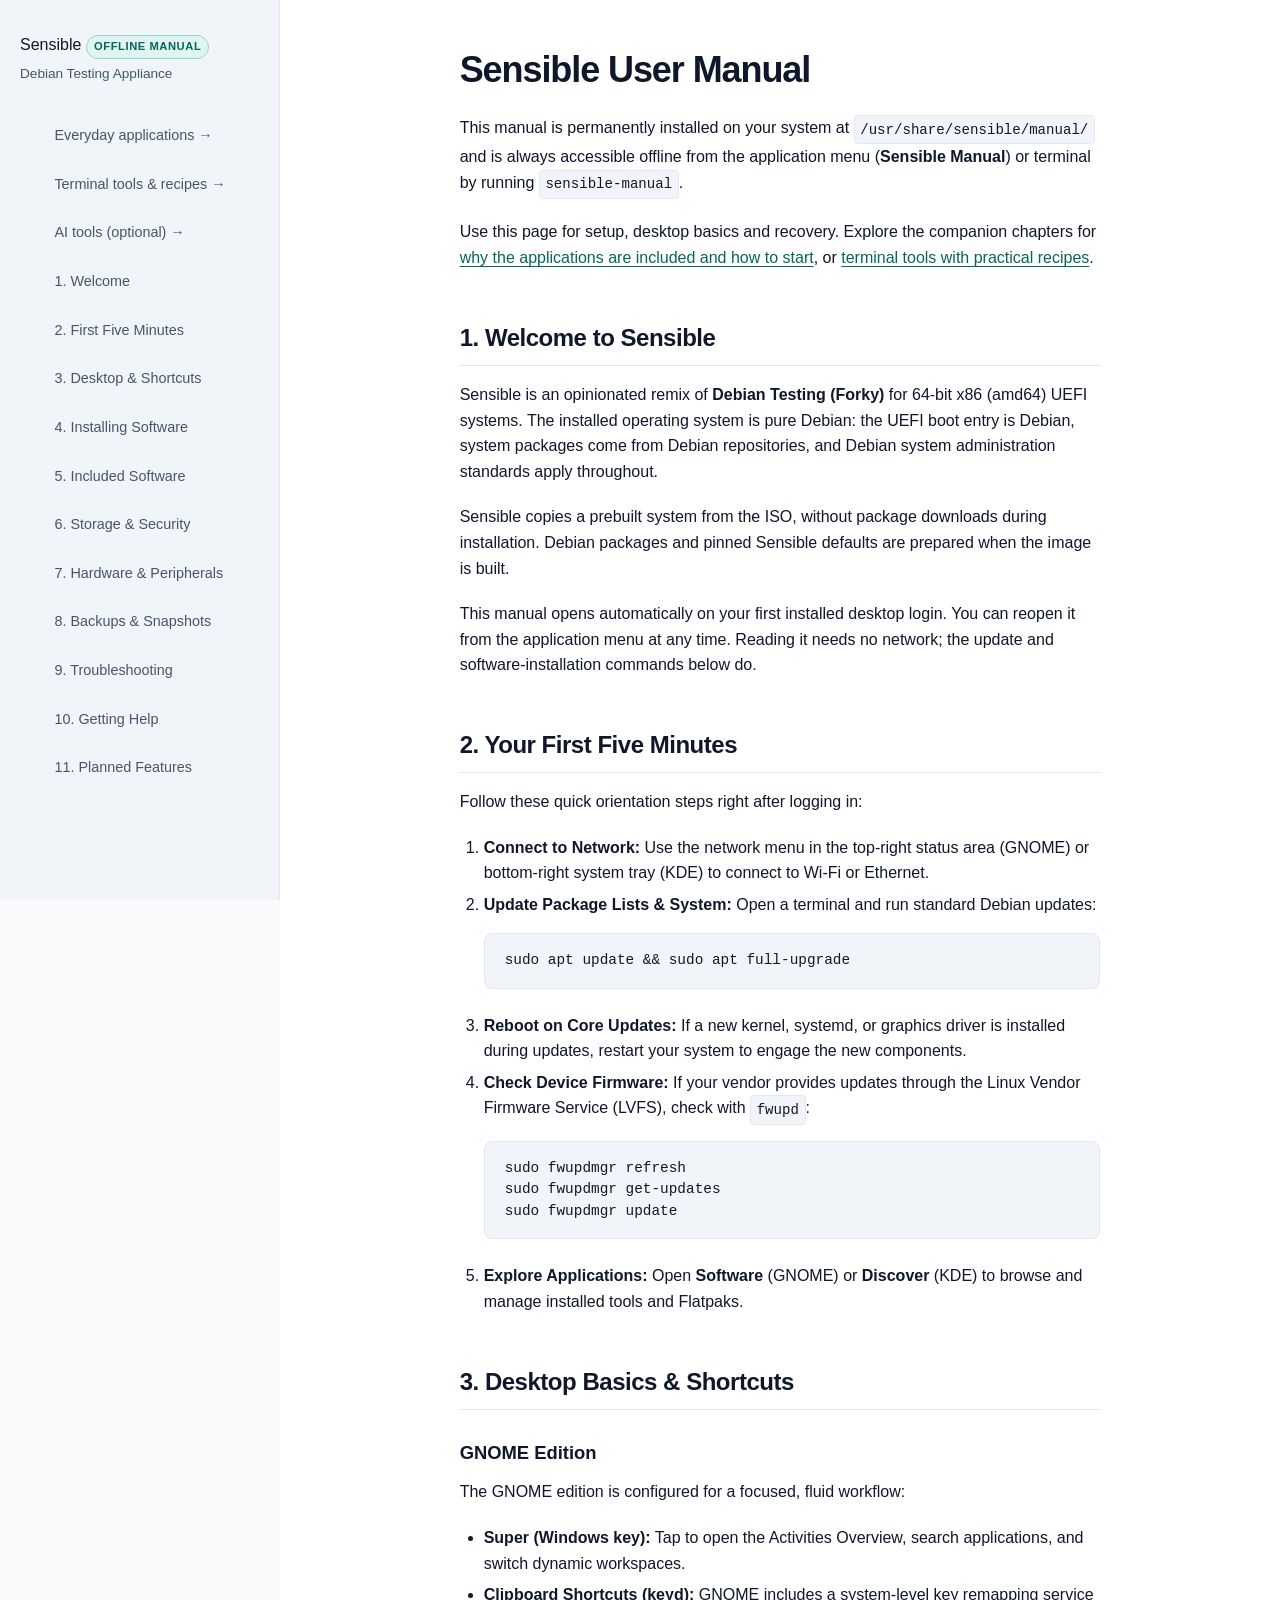
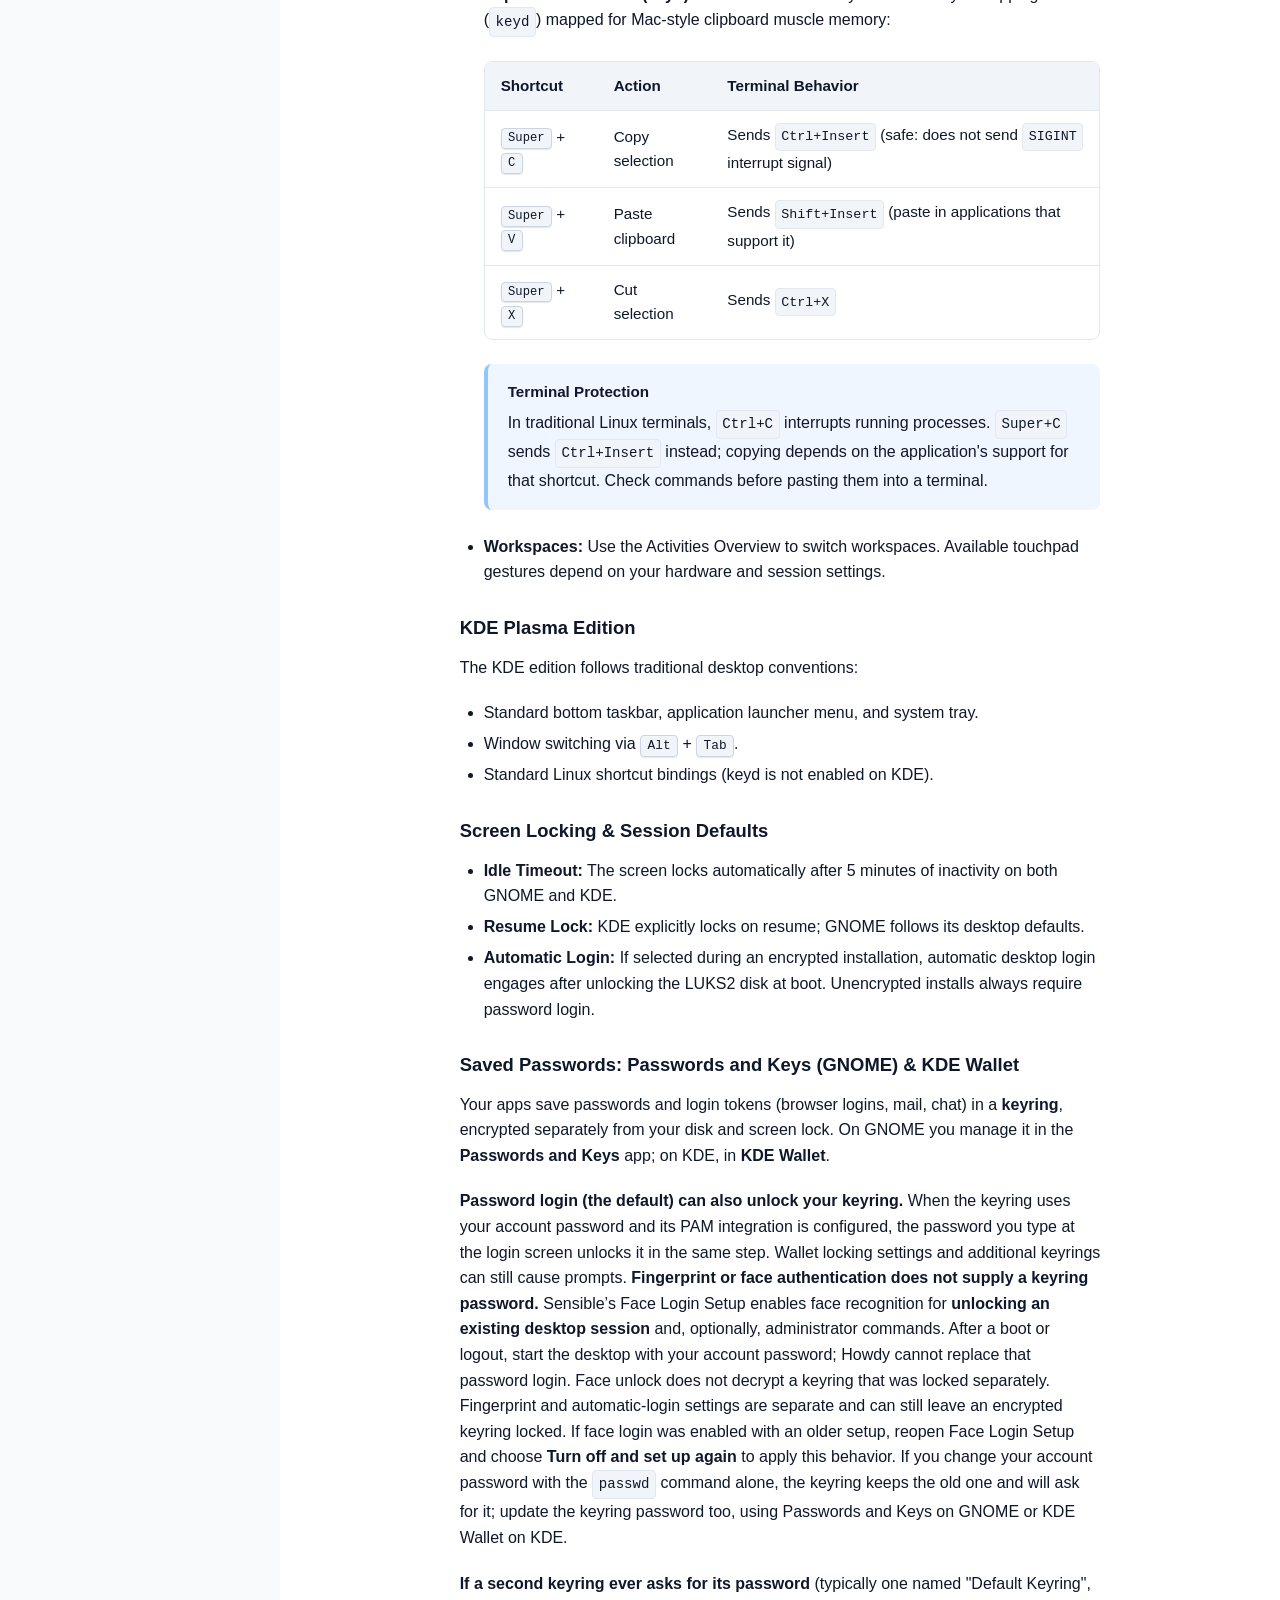
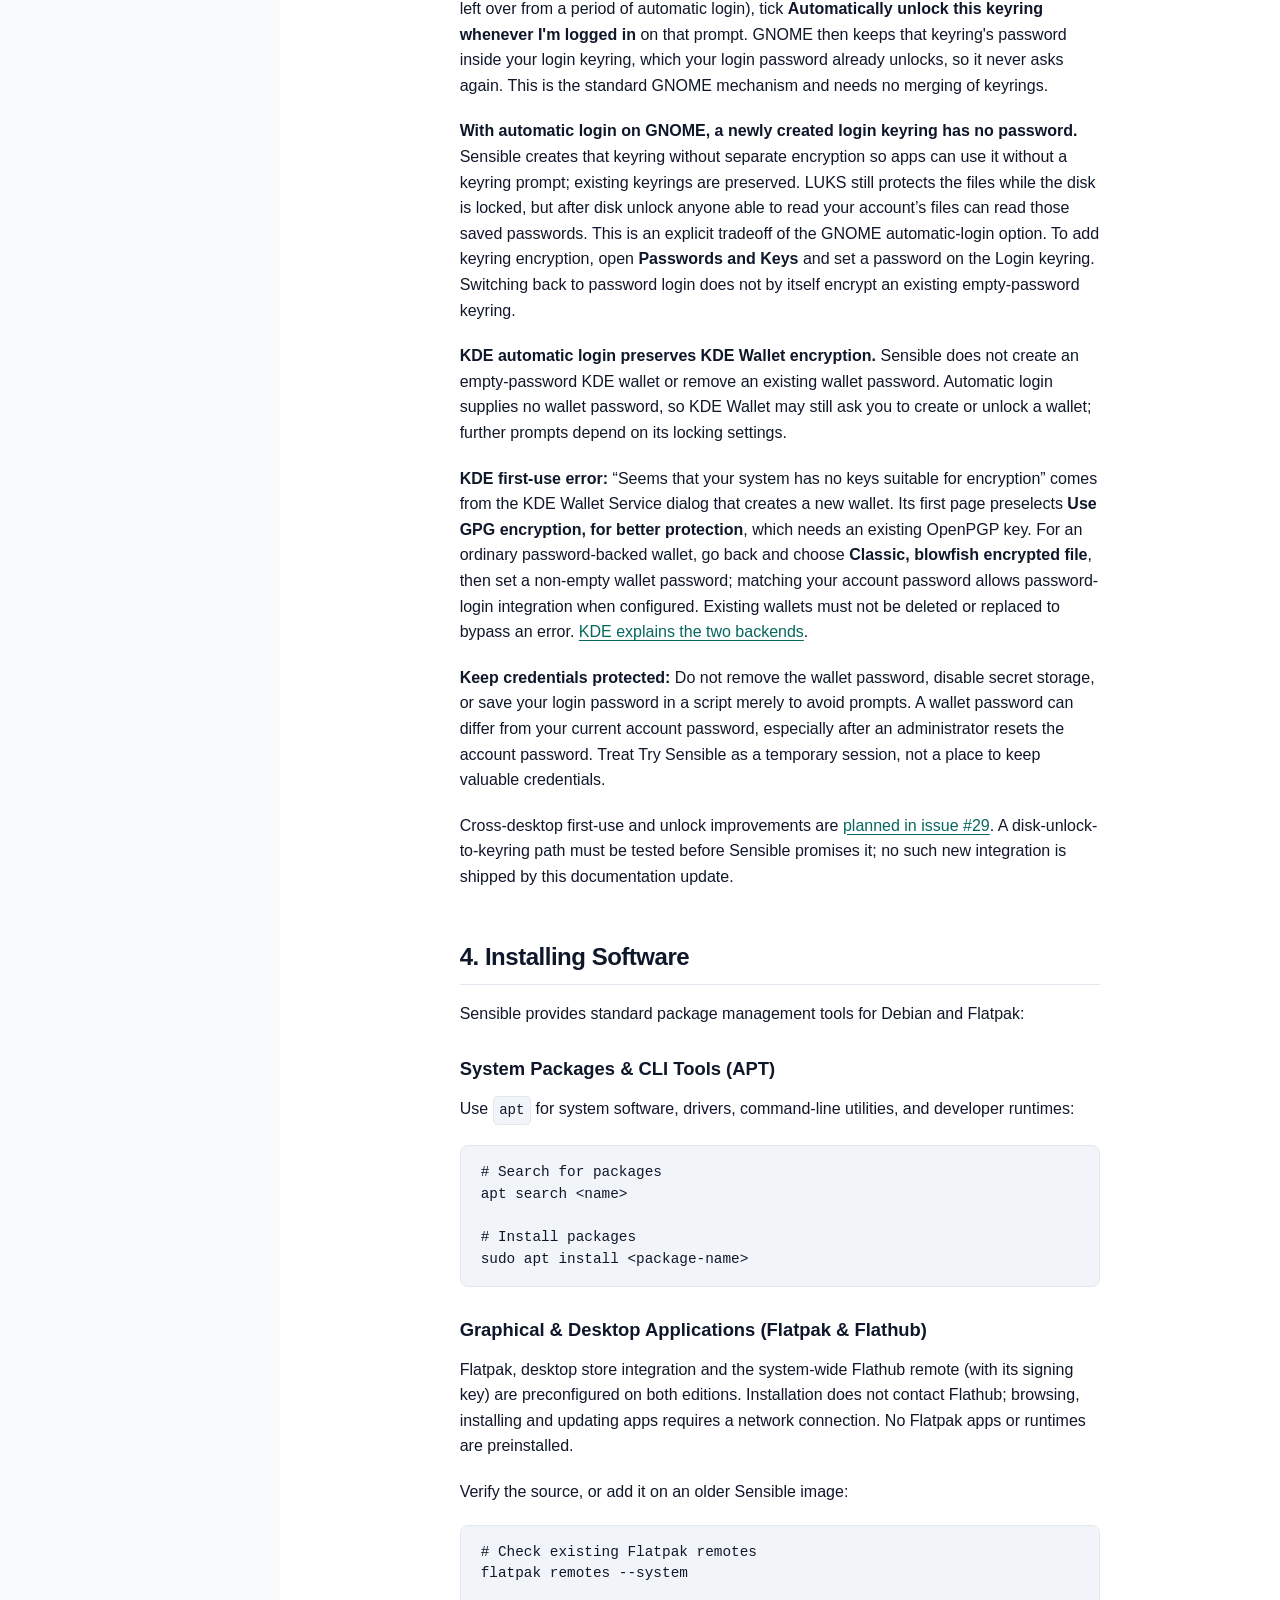
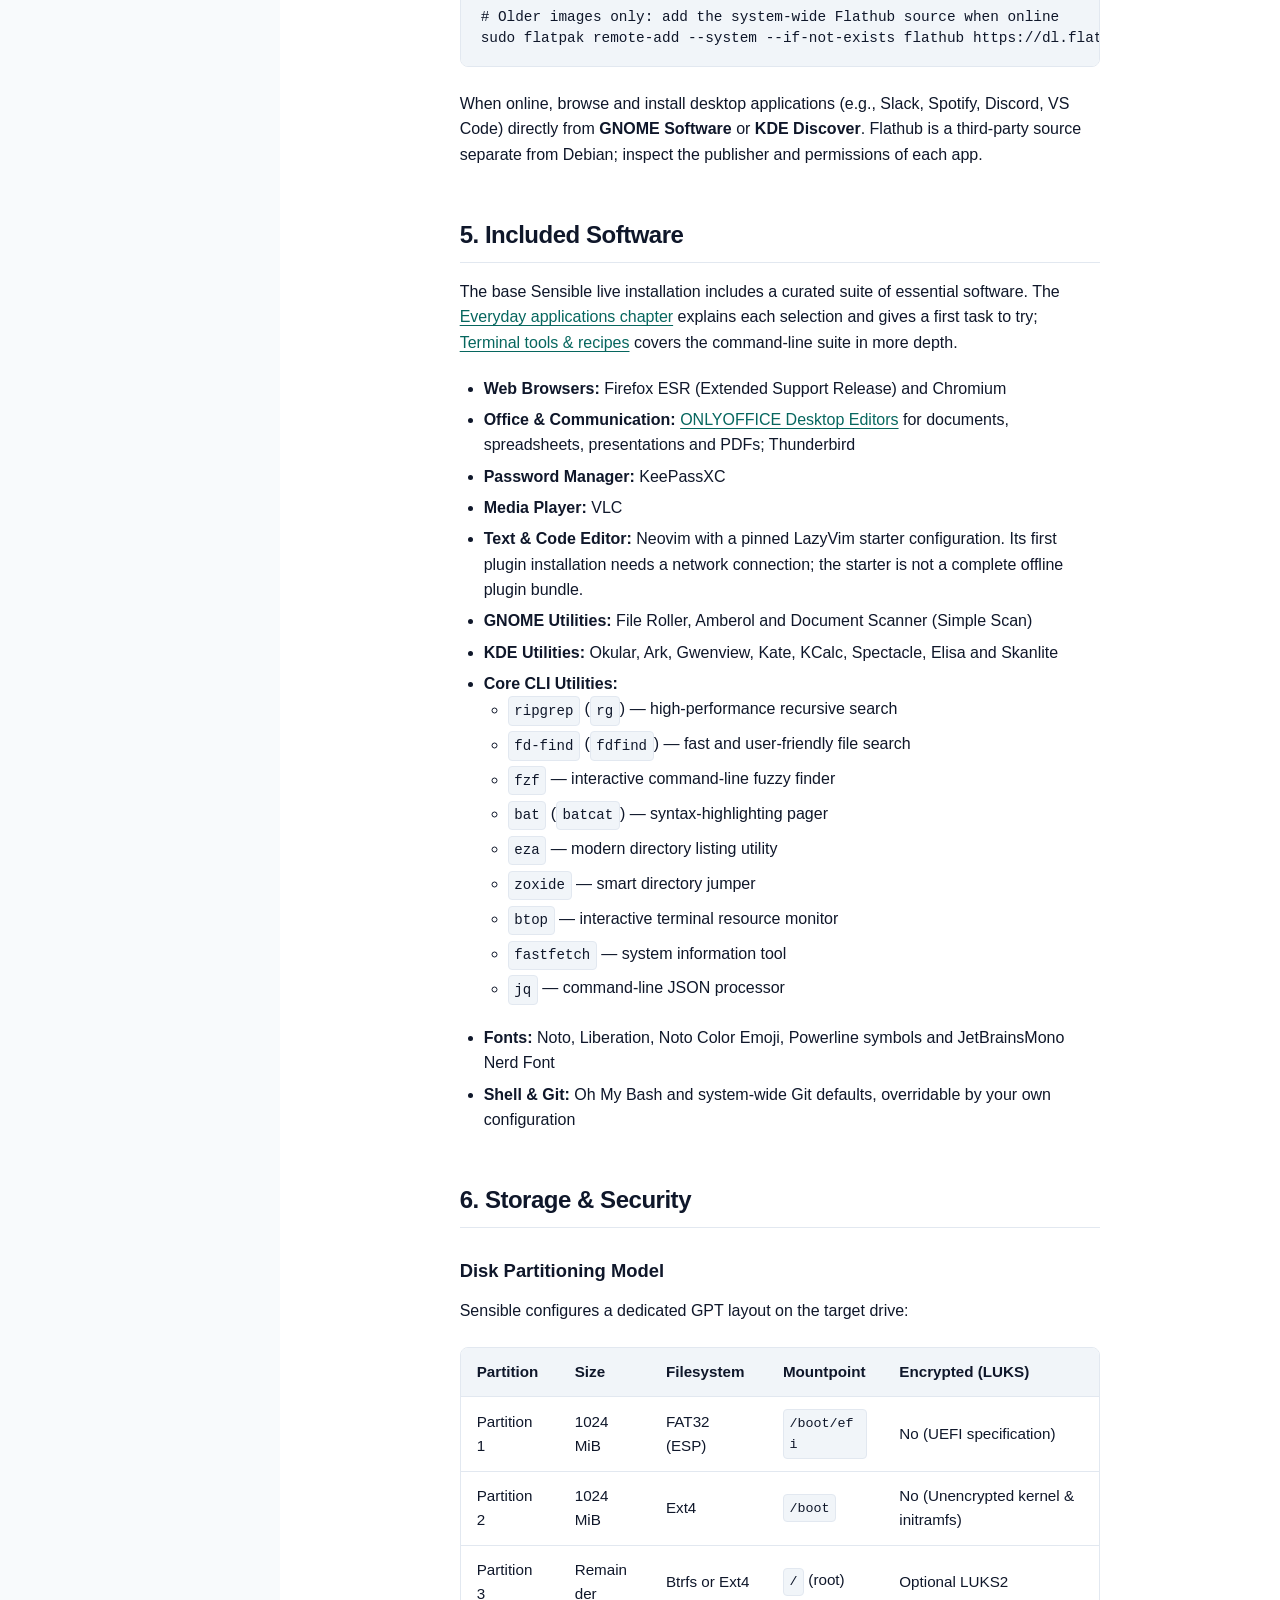
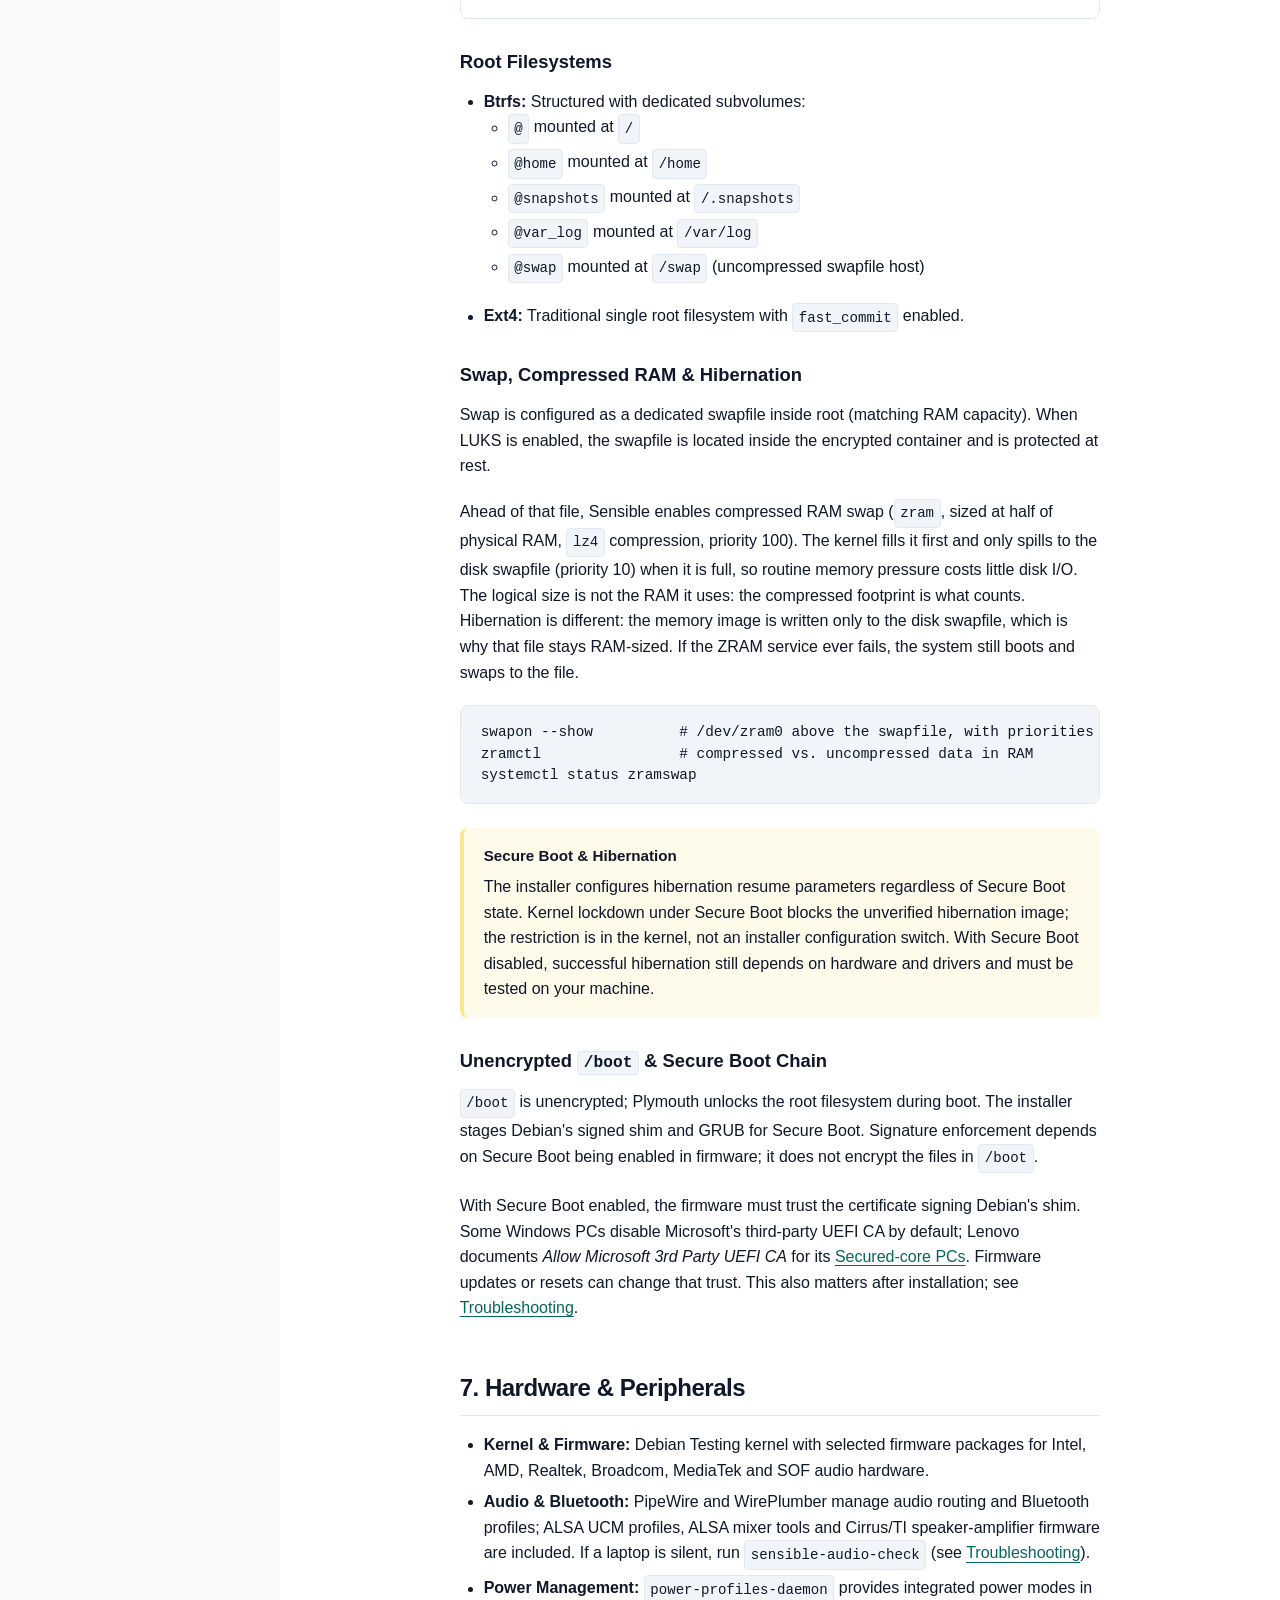
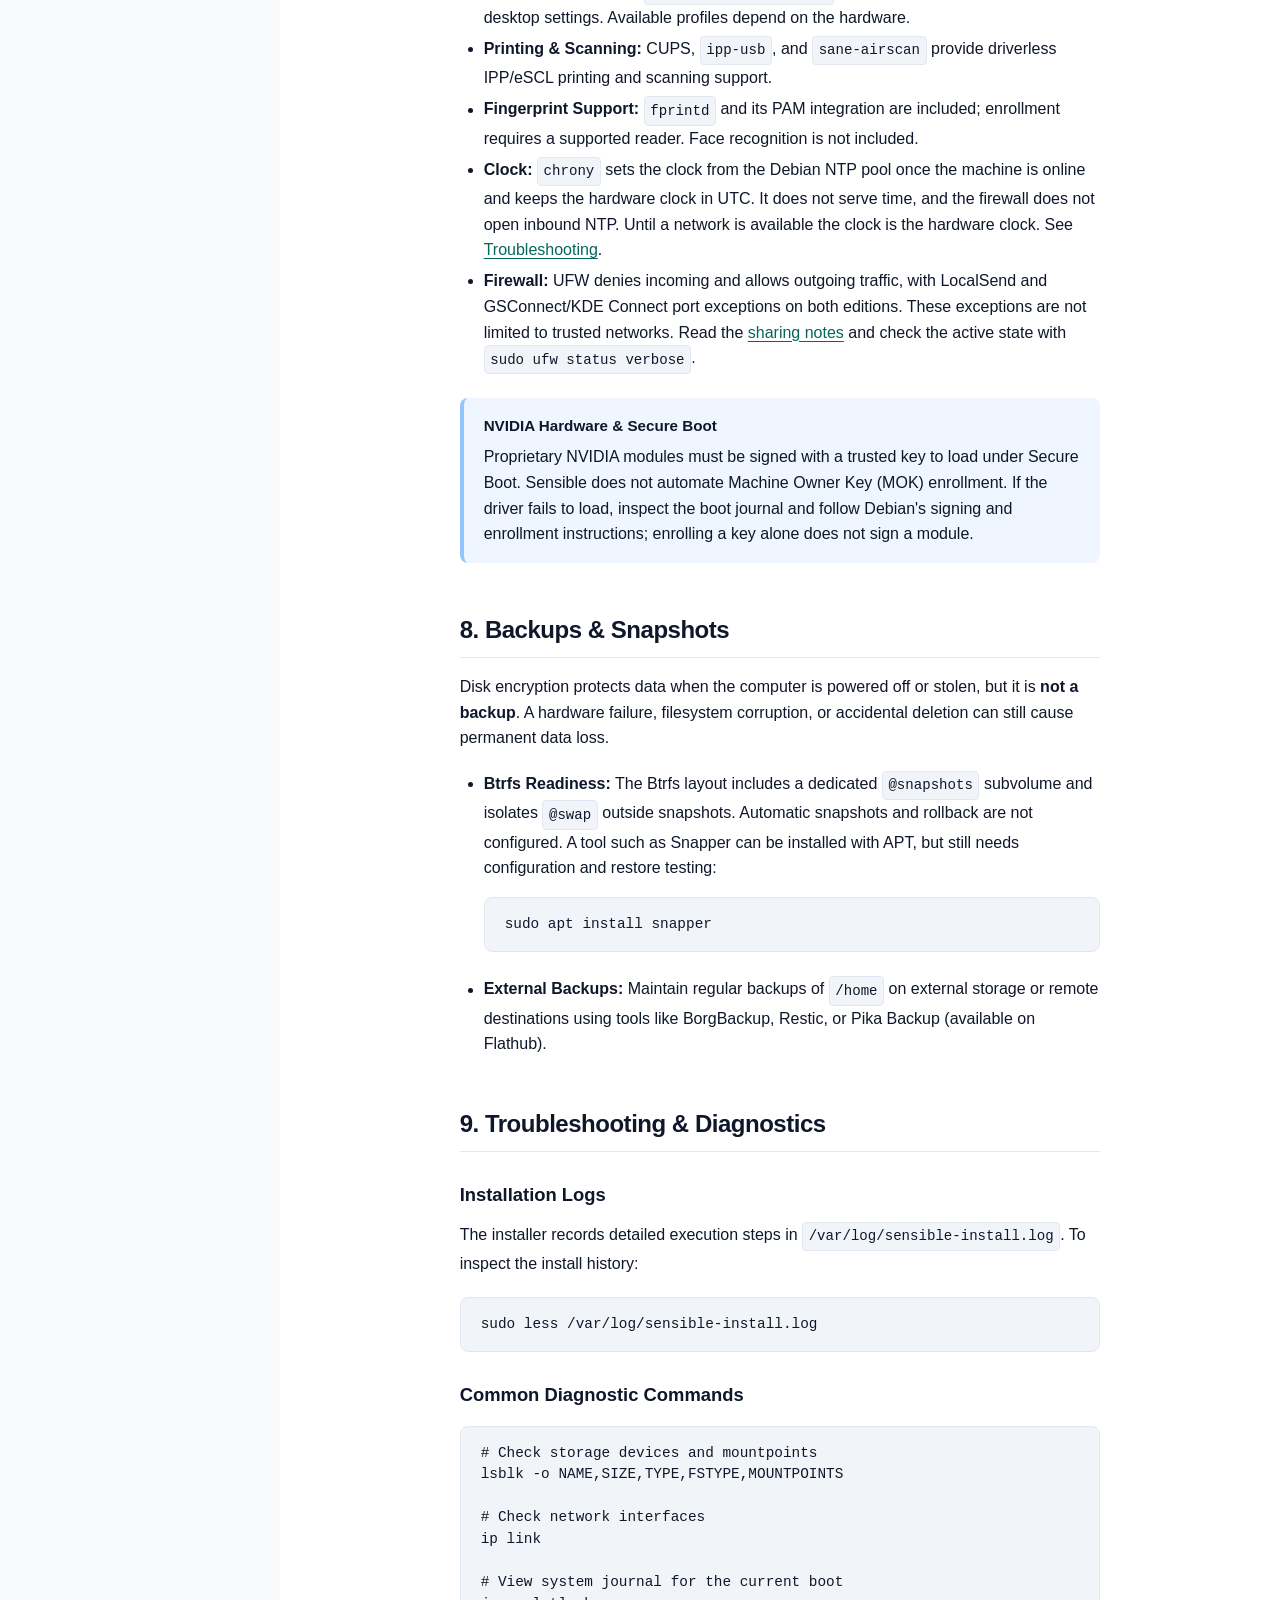
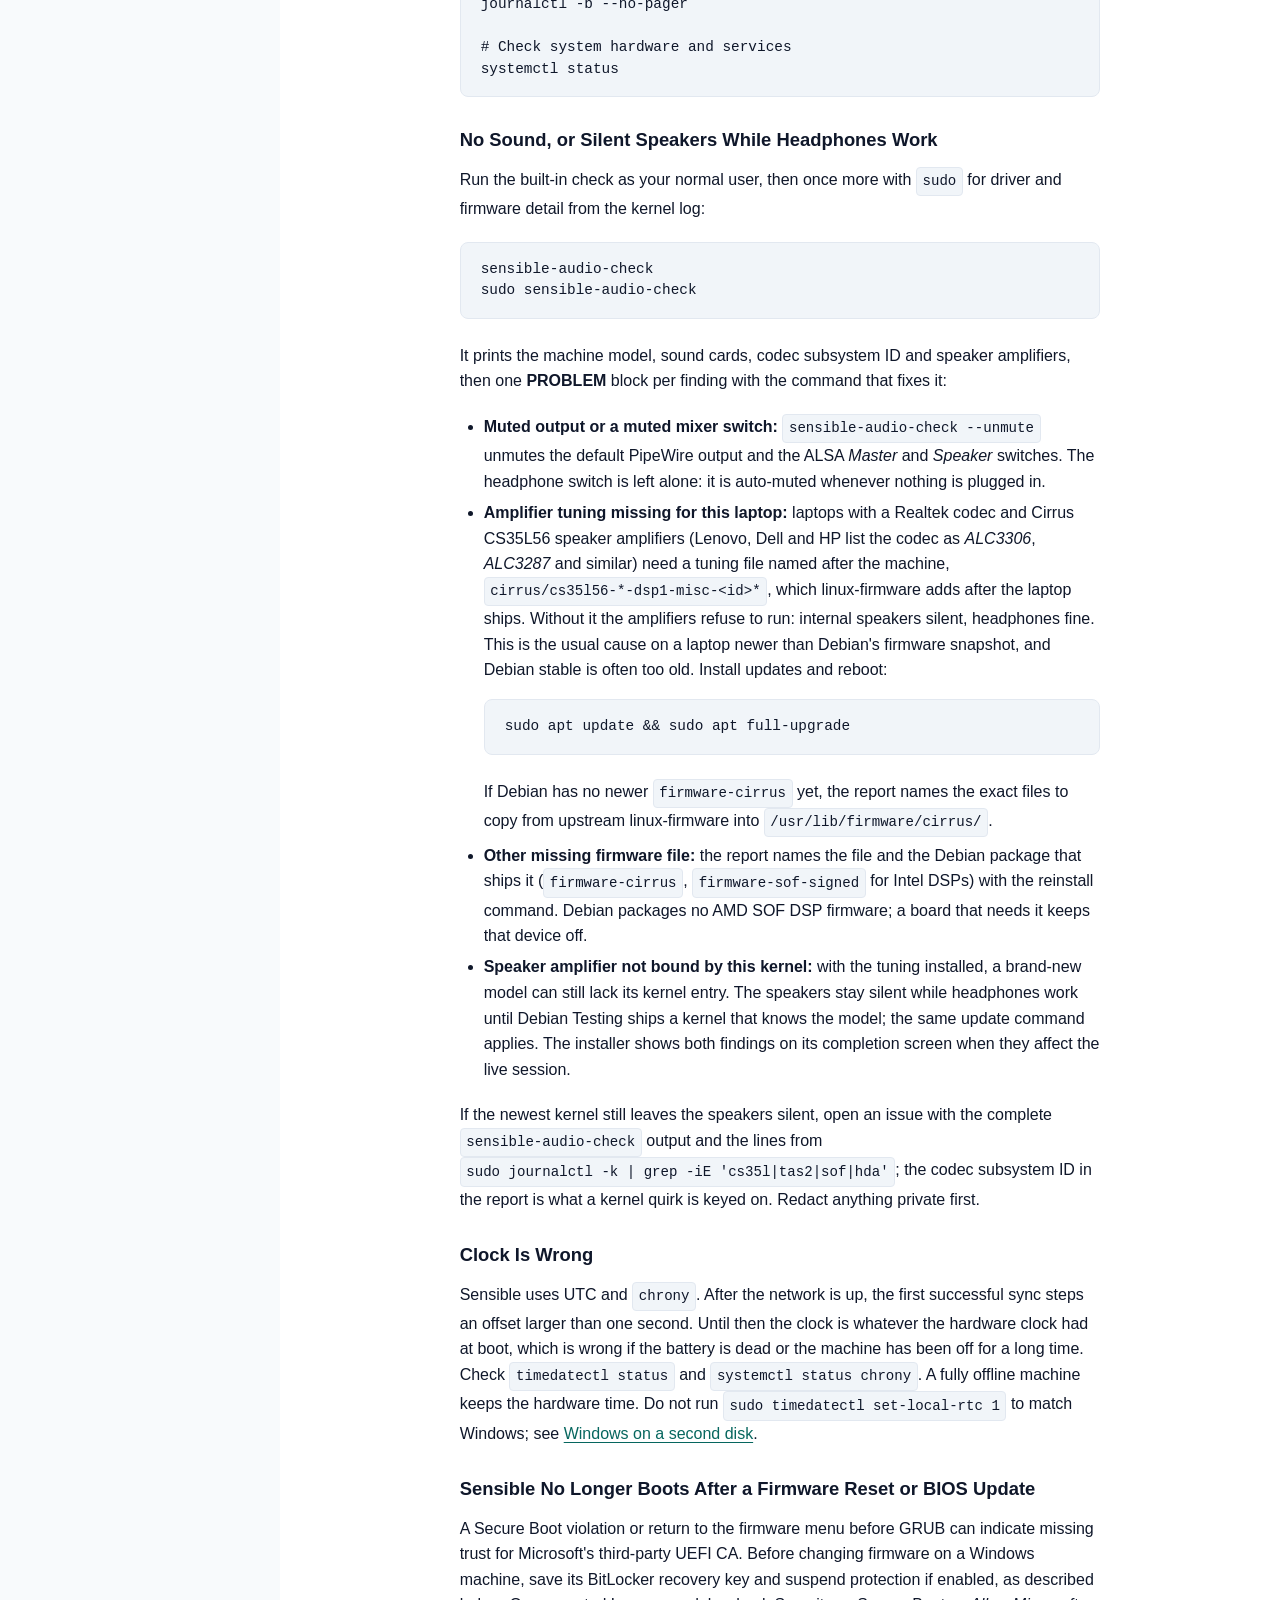
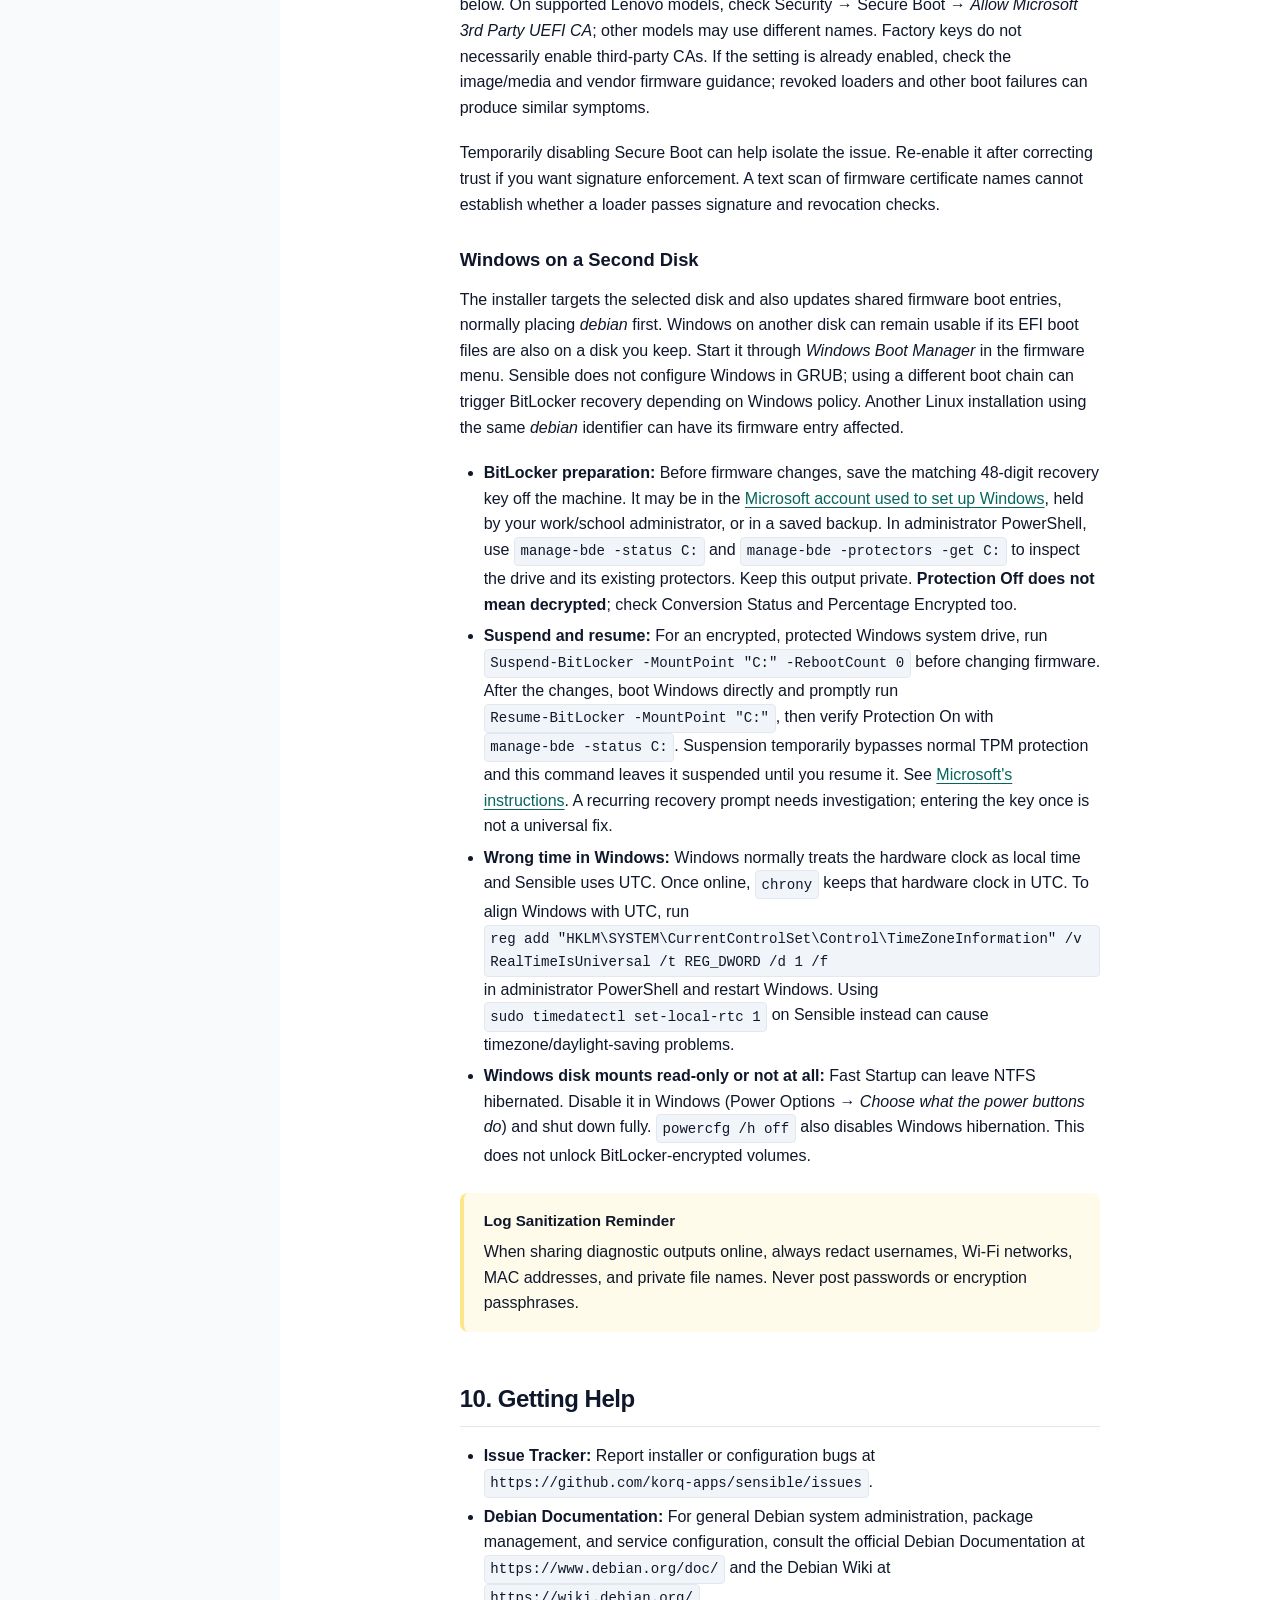
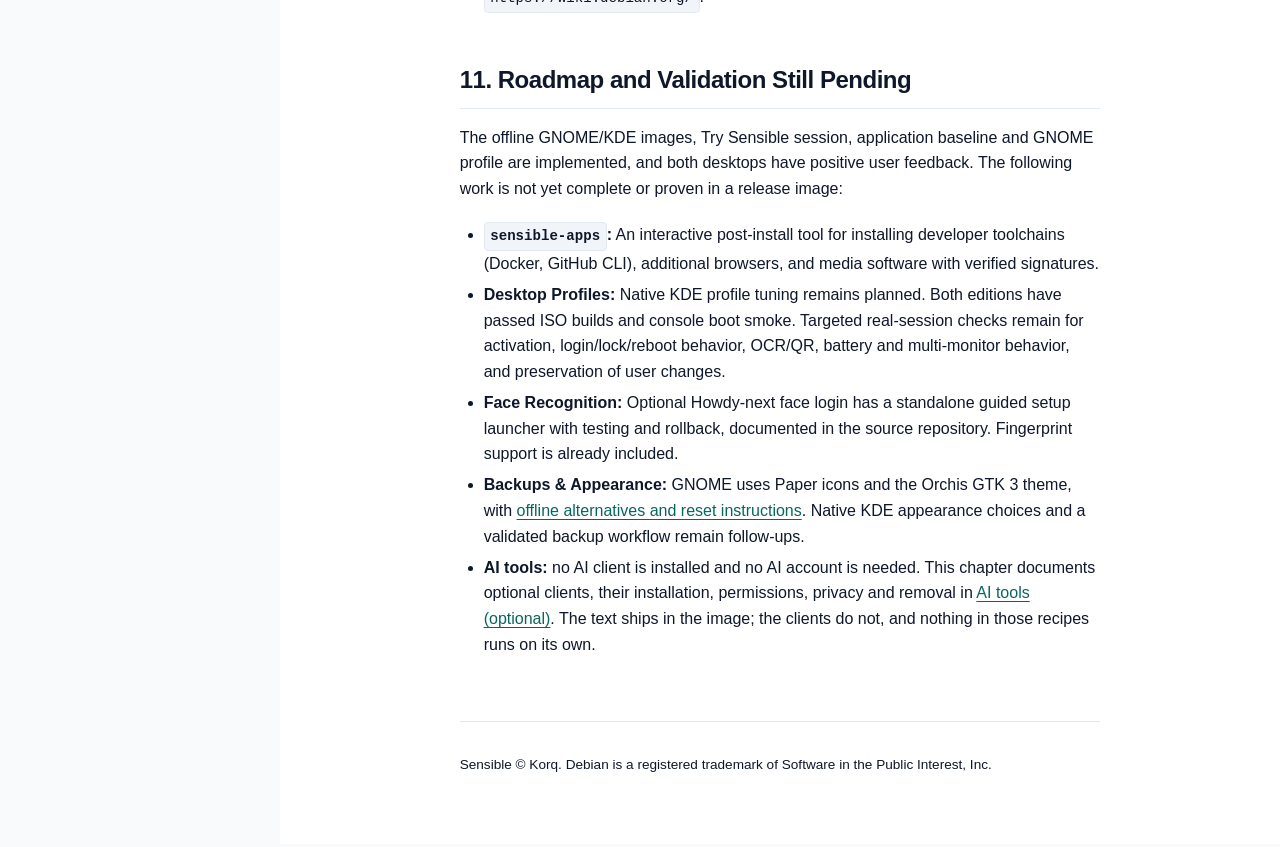
<file: manual/index.html>
<!DOCTYPE html>
<html lang="en">
<head>
  <meta charset="UTF-8">
  <meta name="viewport" content="width=device-width, initial-scale=1.0">
  <title>Sensible User Manual</title>
  <link rel="stylesheet" href="manual.css">
</head>
<body>
  <a href="#main" class="skip-link">Skip to main content</a>

  <div class="app-container">
    <aside class="sidebar" aria-label="Documentation Navigation">
      <div class="brand">
        <div class="brand-title">
          <span>Sensible</span>
          <span class="brand-badge">Offline Manual</span>
        </div>
        <div class="brand-subtitle">Debian Testing Appliance</div>
      </div>

      <nav aria-label="Table of Contents">
        <ul class="nav-list">
          <li><a href="applications.html" class="nav-link">Everyday applications →</a></li>
          <li><a href="terminal-tools.html" class="nav-link">Terminal tools &amp; recipes →</a></li>
          <li><a href="ai-tools.html" class="nav-link">AI tools (optional) →</a></li>
          <li><a href="#welcome" class="nav-link">1. Welcome</a></li>
          <li><a href="#first-five-minutes" class="nav-link">2. First Five Minutes</a></li>
          <li><a href="#desktop-basics" class="nav-link">3. Desktop &amp; Shortcuts</a></li>
          <li><a href="#installing-software" class="nav-link">4. Installing Software</a></li>
          <li><a href="#included-software" class="nav-link">5. Included Software</a></li>
          <li><a href="#storage-security" class="nav-link">6. Storage &amp; Security</a></li>
          <li><a href="#hardware" class="nav-link">7. Hardware &amp; Peripherals</a></li>
          <li><a href="#backups-recovery" class="nav-link">8. Backups &amp; Snapshots</a></li>
          <li><a href="#troubleshooting" class="nav-link">9. Troubleshooting</a></li>
          <li><a href="#getting-help" class="nav-link">10. Getting Help</a></li>
          <li><a href="#planned-features" class="nav-link">11. Planned Features</a></li>
        </ul>
      </nav>
    </aside>

    <div class="content-wrapper">
      <main id="main" class="content-main" tabindex="-1">
        <header>
          <h1>Sensible User Manual</h1>
          <p>This manual is permanently installed on your system at <code>/usr/share/sensible/manual/</code> and is always accessible offline from the application menu (<strong>Sensible Manual</strong>) or terminal by running <code>sensible-manual</code>.</p>
          <p>Use this page for setup, desktop basics and recovery. Explore the companion chapters for <a href="applications.html">why the applications are included and how to start</a>, or <a href="terminal-tools.html">terminal tools with practical recipes</a>.</p>
        </header>

        <section id="welcome">
          <h2>1. Welcome to Sensible</h2>
          <p>Sensible is an opinionated remix of <strong>Debian Testing (Forky)</strong> for 64-bit x86 (amd64) UEFI systems. The installed operating system is pure Debian: the UEFI boot entry is Debian, system packages come from Debian repositories, and Debian system administration standards apply throughout.</p>
          <p>Sensible copies a prebuilt system from the ISO, without package downloads during installation. Debian packages and pinned Sensible defaults are prepared when the image is built.</p>
          <p>This manual opens automatically on your first installed desktop login. You can reopen it from the application menu at any time. Reading it needs no network; the update and software-installation commands below do.</p>
        </section>

        <section id="first-five-minutes">
          <h2>2. Your First Five Minutes</h2>
          <p>Follow these quick orientation steps right after logging in:</p>
          <ol>
            <li><strong>Connect to Network:</strong> Use the network menu in the top-right status area (GNOME) or bottom-right system tray (KDE) to connect to Wi-Fi or Ethernet.</li>
            <li><strong>Update Package Lists &amp; System:</strong> Open a terminal and run standard Debian updates:
              <pre><code>sudo apt update &amp;&amp; sudo apt full-upgrade</code></pre>
            </li>
            <li><strong>Reboot on Core Updates:</strong> If a new kernel, systemd, or graphics driver is installed during updates, restart your system to engage the new components.</li>
            <li><strong>Check Device Firmware:</strong> If your vendor provides updates through the Linux Vendor Firmware Service (LVFS), check with <code>fwupd</code>:
              <pre><code>sudo fwupdmgr refresh
sudo fwupdmgr get-updates
sudo fwupdmgr update</code></pre>
            </li>
            <li><strong>Explore Applications:</strong> Open <strong>Software</strong> (GNOME) or <strong>Discover</strong> (KDE) to browse and manage installed tools and Flatpaks.</li>
          </ol>
        </section>

        <section id="desktop-basics">
          <h2>3. Desktop Basics &amp; Shortcuts</h2>

          <h3>GNOME Edition</h3>
          <p>The GNOME edition is configured for a focused, fluid workflow:</p>
          <ul>
            <li><strong>Super (Windows key):</strong> Tap to open the Activities Overview, search applications, and switch dynamic workspaces.</li>
            <li><strong>Clipboard Shortcuts (keyd):</strong> GNOME includes a system-level key remapping service (<code>keyd</code>) mapped for Mac-style clipboard muscle memory:
              <div class="table-container">
                <table>
                  <thead>
                    <tr>
                      <th scope="col">Shortcut</th>
                      <th scope="col">Action</th>
                      <th scope="col">Terminal Behavior</th>
                    </tr>
                  </thead>
                  <tbody>
                    <tr>
                      <td><kbd>Super</kbd> + <kbd>C</kbd></td>
                      <td>Copy selection</td>
                      <td>Sends <code>Ctrl+Insert</code> (safe: does not send <code>SIGINT</code> interrupt signal)</td>
                    </tr>
                    <tr>
                      <td><kbd>Super</kbd> + <kbd>V</kbd></td>
                      <td>Paste clipboard</td>
                      <td>Sends <code>Shift+Insert</code> (paste in applications that support it)</td>
                    </tr>
                    <tr>
                      <td><kbd>Super</kbd> + <kbd>X</kbd></td>
                      <td>Cut selection</td>
                      <td>Sends <code>Ctrl+X</code></td>
                    </tr>
                  </tbody>
                </table>
              </div>
              <div class="callout info">
                <div class="callout-title">Terminal Protection</div>
                In traditional Linux terminals, <code>Ctrl+C</code> interrupts running processes. <code>Super+C</code> sends <code>Ctrl+Insert</code> instead; copying depends on the application's support for that shortcut. Check commands before pasting them into a terminal.
              </div>
            </li>
            <li><strong>Workspaces:</strong> Use the Activities Overview to switch workspaces. Available touchpad gestures depend on your hardware and session settings.</li>
          </ul>

          <h3>KDE Plasma Edition</h3>
          <p>The KDE edition follows traditional desktop conventions:</p>
          <ul>
            <li>Standard bottom taskbar, application launcher menu, and system tray.</li>
            <li>Window switching via <kbd>Alt</kbd> + <kbd>Tab</kbd>.</li>
            <li>Standard Linux shortcut bindings (keyd is not enabled on KDE).</li>
          </ul>

          <h3>Screen Locking &amp; Session Defaults</h3>
          <ul>
            <li><strong>Idle Timeout:</strong> The screen locks automatically after 5 minutes of inactivity on both GNOME and KDE.</li>
            <li><strong>Resume Lock:</strong> KDE explicitly locks on resume; GNOME follows its desktop defaults.</li>
            <li><strong>Automatic Login:</strong> If selected during an encrypted installation, automatic desktop login engages after unlocking the LUKS2 disk at boot. Unencrypted installs always require password login.</li>
          </ul>

          <h3 id="desktop-credentials">Saved Passwords: Passwords and Keys (GNOME) &amp; KDE Wallet</h3>
          <p>Your apps save passwords and login tokens (browser logins, mail, chat) in a <strong>keyring</strong>, encrypted separately from your disk and screen lock. On GNOME you manage it in the <strong>Passwords and Keys</strong> app; on KDE, in <strong>KDE Wallet</strong>.</p>
          <p><strong>Password login (the default) can also unlock your keyring.</strong> When the keyring uses your account password and its PAM integration is configured, the password you type at the login screen unlocks it in the same step. Wallet locking settings and additional keyrings can still cause prompts. <strong>Fingerprint or face authentication does not supply a keyring password.</strong> Sensible’s Face Login Setup enables face recognition for <strong>unlocking an existing desktop session</strong> and, optionally, administrator commands. After a boot or logout, start the desktop with your account password; Howdy cannot replace that password login. Face unlock does not decrypt a keyring that was locked separately. Fingerprint and automatic-login settings are separate and can still leave an encrypted keyring locked. If face login was enabled with an older setup, reopen Face Login Setup and choose <strong>Turn off and set up again</strong> to apply this behavior. If you change your account password with the <code>passwd</code> command alone, the keyring keeps the old one and will ask for it; update the keyring password too, using Passwords and Keys on GNOME or KDE Wallet on KDE.</p>
          <p><strong>If a second keyring ever asks for its password</strong> (typically one named "Default Keyring", left over from a period of automatic login), tick <strong>Automatically unlock this keyring whenever I'm logged in</strong> on that prompt. GNOME then keeps that keyring's password inside your login keyring, which your login password already unlocks, so it never asks again. This is the standard GNOME mechanism and needs no merging of keyrings.</p>
          <p><strong>With automatic login on GNOME, a newly created login keyring has no password.</strong> Sensible creates that keyring without separate encryption so apps can use it without a keyring prompt; existing keyrings are preserved. LUKS still protects the files while the disk is locked, but after disk unlock anyone able to read your account’s files can read those saved passwords. This is an explicit tradeoff of the GNOME automatic-login option. To add keyring encryption, open <strong>Passwords and Keys</strong> and set a password on the Login keyring. Switching back to password login does not by itself encrypt an existing empty-password keyring.</p>
          <p><strong>KDE automatic login preserves KDE Wallet encryption.</strong> Sensible does not create an empty-password KDE wallet or remove an existing wallet password. Automatic login supplies no wallet password, so KDE Wallet may still ask you to create or unlock a wallet; further prompts depend on its locking settings.</p>
          <p><strong>KDE first-use error:</strong> “Seems that your system has no keys suitable for encryption” comes from the KDE Wallet Service dialog that creates a new wallet. Its first page preselects <strong>Use GPG encryption, for better protection</strong>, which needs an existing OpenPGP key. For an ordinary password-backed wallet, go back and choose <strong>Classic, blowfish encrypted file</strong>, then set a non-empty wallet password; matching your account password allows password-login integration when configured. Existing wallets must not be deleted or replaced to bypass an error. <a href="https://docs.kde.org/stable_kf6/en/kwalletmanager/kwalletmanager/introduction.html" target="_blank" rel="noopener noreferrer">KDE explains the two backends</a>.</p>
          <p><strong>Keep credentials protected:</strong> Do not remove the wallet password, disable secret storage, or save your login password in a script merely to avoid prompts. A wallet password can differ from your current account password, especially after an administrator resets the account password. Treat Try Sensible as a temporary session, not a place to keep valuable credentials.</p>
          <p>Cross-desktop first-use and unlock improvements are <a href="https://github.com/korq-apps/sensible/issues/29" target="_blank" rel="noopener noreferrer">planned in issue #29</a>. A disk-unlock-to-keyring path must be tested before Sensible promises it; no such new integration is shipped by this documentation update.</p>
        </section>

        <section id="installing-software">
          <h2>4. Installing Software</h2>
          <p>Sensible provides standard package management tools for Debian and Flatpak:</p>

          <h3>System Packages &amp; CLI Tools (APT)</h3>
          <p>Use <code>apt</code> for system software, drivers, command-line utilities, and developer runtimes:</p>
          <pre><code># Search for packages
apt search &lt;name&gt;

# Install packages
sudo apt install &lt;package-name&gt;</code></pre>

          <h3>Graphical &amp; Desktop Applications (Flatpak &amp; Flathub)</h3>
          <p>Flatpak, desktop store integration and the system-wide Flathub remote (with its signing key) are preconfigured on both editions. Installation does not contact Flathub; browsing, installing and updating apps requires a network connection. No Flatpak apps or runtimes are preinstalled.</p>
          <p>Verify the source, or add it on an older Sensible image:</p>
          <pre><code># Check existing Flatpak remotes
flatpak remotes --system

# Older images only: add the system-wide Flathub source when online
sudo flatpak remote-add --system --if-not-exists flathub https://dl.flathub.org/repo/flathub.flatpakrepo</code></pre>
          <p>When online, browse and install desktop applications (e.g., Slack, Spotify, Discord, VS Code) directly from <strong>GNOME Software</strong> or <strong>KDE Discover</strong>. Flathub is a third-party source separate from Debian; inspect the publisher and permissions of each app.</p>
        </section>

        <section id="included-software">
          <h2>5. Included Software</h2>
          <p>The base Sensible live installation includes a curated suite of essential software. The <a href="applications.html">Everyday applications chapter</a> explains each selection and gives a first task to try; <a href="terminal-tools.html">Terminal tools &amp; recipes</a> covers the command-line suite in more depth.</p>
          <ul>
            <li><strong>Web Browsers:</strong> Firefox ESR (Extended Support Release) and Chromium</li>
            <li><strong>Office &amp; Communication:</strong> <a href="applications.html#onlyoffice">ONLYOFFICE Desktop Editors</a> for documents, spreadsheets, presentations and PDFs; Thunderbird</li>
            <li><strong>Password Manager:</strong> KeePassXC</li>
            <li><strong>Media Player:</strong> VLC</li>
            <li><strong>Text &amp; Code Editor:</strong> Neovim with a pinned LazyVim starter configuration. Its first plugin installation needs a network connection; the starter is not a complete offline plugin bundle.</li>
            <li><strong>GNOME Utilities:</strong> File Roller, Amberol and Document Scanner (Simple Scan)</li>
            <li><strong>KDE Utilities:</strong> Okular, Ark, Gwenview, Kate, KCalc, Spectacle, Elisa and Skanlite</li>
            <li><strong>Core CLI Utilities:</strong>
              <ul>
                <li><code>ripgrep</code> (<code>rg</code>) — high-performance recursive search</li>
                <li><code>fd-find</code> (<code>fdfind</code>) — fast and user-friendly file search</li>
                <li><code>fzf</code> — interactive command-line fuzzy finder</li>
                <li><code>bat</code> (<code>batcat</code>) — syntax-highlighting pager</li>
                <li><code>eza</code> — modern directory listing utility</li>
                <li><code>zoxide</code> — smart directory jumper</li>
                <li><code>btop</code> — interactive terminal resource monitor</li>
                <li><code>fastfetch</code> — system information tool</li>
                <li><code>jq</code> — command-line JSON processor</li>
              </ul>
            </li>
            <li><strong>Fonts:</strong> Noto, Liberation, Noto Color Emoji, Powerline symbols and JetBrainsMono Nerd Font</li>
            <li><strong>Shell &amp; Git:</strong> Oh My Bash and system-wide Git defaults, overridable by your own configuration</li>
          </ul>
        </section>

        <section id="storage-security">
          <h2>6. Storage &amp; Security</h2>

          <h3>Disk Partitioning Model</h3>
          <p>Sensible configures a dedicated GPT layout on the target drive:</p>
          <div class="table-container">
            <table>
              <thead>
                <tr>
                  <th scope="col">Partition</th>
                  <th scope="col">Size</th>
                  <th scope="col">Filesystem</th>
                  <th scope="col">Mountpoint</th>
                  <th scope="col">Encrypted (LUKS)</th>
                </tr>
              </thead>
              <tbody>
                <tr>
                  <td>Partition 1</td>
                  <td>1024 MiB</td>
                  <td>FAT32 (ESP)</td>
                  <td><code>/boot/efi</code></td>
                  <td>No (UEFI specification)</td>
                </tr>
                <tr>
                  <td>Partition 2</td>
                  <td>1024 MiB</td>
                  <td>Ext4</td>
                  <td><code>/boot</code></td>
                  <td>No (Unencrypted kernel &amp; initramfs)</td>
                </tr>
                <tr>
                  <td>Partition 3</td>
                  <td>Remainder</td>
                  <td>Btrfs or Ext4</td>
                  <td><code>/</code> (root)</td>
                  <td>Optional LUKS2</td>
                </tr>
              </tbody>
            </table>
          </div>

          <h3>Root Filesystems</h3>
          <ul>
            <li><strong>Btrfs:</strong> Structured with dedicated subvolumes:
              <ul>
                <li><code>@</code> mounted at <code>/</code></li>
                <li><code>@home</code> mounted at <code>/home</code></li>
                <li><code>@snapshots</code> mounted at <code>/.snapshots</code></li>
                <li><code>@var_log</code> mounted at <code>/var/log</code></li>
                <li><code>@swap</code> mounted at <code>/swap</code> (uncompressed swapfile host)</li>
              </ul>
            </li>
            <li><strong>Ext4:</strong> Traditional single root filesystem with <code>fast_commit</code> enabled.</li>
          </ul>

          <h3>Swap, Compressed RAM &amp; Hibernation</h3>
          <p>Swap is configured as a dedicated swapfile inside root (matching RAM capacity). When LUKS is enabled, the swapfile is located inside the encrypted container and is protected at rest.</p>
          <p>Ahead of that file, Sensible enables compressed RAM swap (<code>zram</code>, sized at half of physical RAM, <code>lz4</code> compression, priority 100). The kernel fills it first and only spills to the disk swapfile (priority 10) when it is full, so routine memory pressure costs little disk I/O. The logical size is not the RAM it uses: the compressed footprint is what counts. Hibernation is different: the memory image is written only to the disk swapfile, which is why that file stays RAM-sized. If the ZRAM service ever fails, the system still boots and swaps to the file.</p>
          <pre><code>swapon --show          # /dev/zram0 above the swapfile, with priorities
zramctl                # compressed vs. uncompressed data in RAM
systemctl status zramswap</code></pre>
          <div class="callout warn">
            <div class="callout-title">Secure Boot &amp; Hibernation</div>
            The installer configures hibernation resume parameters regardless of Secure Boot state. Kernel lockdown under Secure Boot blocks the unverified hibernation image; the restriction is in the kernel, not an installer configuration switch. With Secure Boot disabled, successful hibernation still depends on hardware and drivers and must be tested on your machine.
          </div>

          <h3>Unencrypted <code>/boot</code> &amp; Secure Boot Chain</h3>
          <p><code>/boot</code> is unencrypted; Plymouth unlocks the root filesystem during boot. The installer stages Debian's signed shim and GRUB for Secure Boot. Signature enforcement depends on Secure Boot being enabled in firmware; it does not encrypt the files in <code>/boot</code>.</p>
          <p>With Secure Boot enabled, the firmware must trust the certificate signing Debian's shim. Some Windows PCs disable Microsoft's third-party UEFI CA by default; Lenovo documents <em>Allow Microsoft 3rd Party UEFI CA</em> for its <a href="https://download.lenovo.com/pccbbs/mobiles_pdf/Enable_Secure_Boot_for_Linux_Secured-core_PCs.pdf">Secured-core PCs</a>. Firmware updates or resets can change that trust. This also matters after installation; see <a href="#secure-boot-refused">Troubleshooting</a>.</p>
        </section>

        <section id="hardware">
          <h2>7. Hardware &amp; Peripherals</h2>
          <ul>
            <li><strong>Kernel &amp; Firmware:</strong> Debian Testing kernel with selected firmware packages for Intel, AMD, Realtek, Broadcom, MediaTek and SOF audio hardware.</li>
            <li><strong>Audio &amp; Bluetooth:</strong> PipeWire and WirePlumber manage audio routing and Bluetooth profiles; ALSA UCM profiles, ALSA mixer tools and Cirrus/TI speaker-amplifier firmware are included. If a laptop is silent, run <code>sensible-audio-check</code> (see <a href="#no-sound">Troubleshooting</a>).</li>
            <li><strong>Power Management:</strong> <code>power-profiles-daemon</code> provides integrated power modes in desktop settings. Available profiles depend on the hardware.</li>
            <li><strong>Printing &amp; Scanning:</strong> CUPS, <code>ipp-usb</code>, and <code>sane-airscan</code> provide driverless IPP/eSCL printing and scanning support.</li>
            <li><strong>Fingerprint Support:</strong> <code>fprintd</code> and its PAM integration are included; enrollment requires a supported reader. Face recognition is not included.</li>
            <li><strong>Clock:</strong> <code>chrony</code> sets the clock from the Debian NTP pool once the machine is online and keeps the hardware clock in UTC. It does not serve time, and the firewall does not open inbound NTP. Until a network is available the clock is the hardware clock. See <a href="#wrong-clock">Troubleshooting</a>.</li>
            <li><strong>Firewall:</strong> UFW denies incoming and allows outgoing traffic, with LocalSend and GSConnect/KDE Connect port exceptions on both editions. These exceptions are not limited to trusted networks. Read the <a href="applications.html#sharing-firewall">sharing notes</a> and check the active state with <code>sudo ufw status verbose</code>.</li>
          </ul>

          <div class="callout info">
            <div class="callout-title">NVIDIA Hardware &amp; Secure Boot</div>
            Proprietary NVIDIA modules must be signed with a trusted key to load under Secure Boot. Sensible does not automate Machine Owner Key (MOK) enrollment. If the driver fails to load, inspect the boot journal and follow Debian's signing and enrollment instructions; enrolling a key alone does not sign a module.
          </div>
        </section>

        <section id="backups-recovery">
          <h2>8. Backups &amp; Snapshots</h2>
          <p>Disk encryption protects data when the computer is powered off or stolen, but it is <strong>not a backup</strong>. A hardware failure, filesystem corruption, or accidental deletion can still cause permanent data loss.</p>
          <ul>
            <li><strong>Btrfs Readiness:</strong> The Btrfs layout includes a dedicated <code>@snapshots</code> subvolume and isolates <code>@swap</code> outside snapshots. Automatic snapshots and rollback are not configured. A tool such as Snapper can be installed with APT, but still needs configuration and restore testing:
              <pre><code>sudo apt install snapper</code></pre>
            </li>
            <li><strong>External Backups:</strong> Maintain regular backups of <code>/home</code> on external storage or remote destinations using tools like BorgBackup, Restic, or Pika Backup (available on Flathub).</li>
          </ul>
        </section>

        <section id="troubleshooting">
          <h2>9. Troubleshooting &amp; Diagnostics</h2>

          <h3>Installation Logs</h3>
          <p>The installer records detailed execution steps in <code>/var/log/sensible-install.log</code>. To inspect the install history:</p>
          <pre><code>sudo less /var/log/sensible-install.log</code></pre>

          <h3>Common Diagnostic Commands</h3>
          <pre><code># Check storage devices and mountpoints
lsblk -o NAME,SIZE,TYPE,FSTYPE,MOUNTPOINTS

# Check network interfaces
ip link

# View system journal for the current boot
journalctl -b --no-pager

# Check system hardware and services
systemctl status</code></pre>

          <h3 id="no-sound">No Sound, or Silent Speakers While Headphones Work</h3>
          <p>Run the built-in check as your normal user, then once more with <code>sudo</code> for driver and firmware detail from the kernel log:</p>
          <pre><code>sensible-audio-check
sudo sensible-audio-check</code></pre>
          <p>It prints the machine model, sound cards, codec subsystem ID and speaker amplifiers, then one <strong>PROBLEM</strong> block per finding with the command that fixes it:</p>
          <ul>
            <li><strong>Muted output or a muted mixer switch:</strong> <code>sensible-audio-check --unmute</code> unmutes the default PipeWire output and the ALSA <em>Master</em> and <em>Speaker</em> switches. The headphone switch is left alone: it is auto-muted whenever nothing is plugged in.</li>
            <li><strong>Amplifier tuning missing for this laptop:</strong> laptops with a Realtek codec and Cirrus CS35L56 speaker amplifiers (Lenovo, Dell and HP list the codec as <em>ALC3306</em>, <em>ALC3287</em> and similar) need a tuning file named after the machine, <code>cirrus/cs35l56-*-dsp1-misc-&lt;id&gt;*</code>, which linux-firmware adds after the laptop ships. Without it the amplifiers refuse to run: internal speakers silent, headphones fine. This is the usual cause on a laptop newer than Debian's firmware snapshot, and Debian stable is often too old. Install updates and reboot:
              <pre><code>sudo apt update &amp;&amp; sudo apt full-upgrade</code></pre>
              If Debian has no newer <code>firmware-cirrus</code> yet, the report names the exact files to copy from upstream linux-firmware into <code>/usr/lib/firmware/cirrus/</code>.</li>
            <li><strong>Other missing firmware file:</strong> the report names the file and the Debian package that ships it (<code>firmware-cirrus</code>, <code>firmware-sof-signed</code> for Intel DSPs) with the reinstall command. Debian packages no AMD SOF DSP firmware; a board that needs it keeps that device off.</li>
            <li><strong>Speaker amplifier not bound by this kernel:</strong> with the tuning installed, a brand-new model can still lack its kernel entry. The speakers stay silent while headphones work until Debian Testing ships a kernel that knows the model; the same update command applies. The installer shows both findings on its completion screen when they affect the live session.</li>
          </ul>
          <p>If the newest kernel still leaves the speakers silent, open an issue with the complete <code>sensible-audio-check</code> output and the lines from <code>sudo journalctl -k | grep -iE 'cs35l|tas2|sof|hda'</code>; the codec subsystem ID in the report is what a kernel quirk is keyed on. Redact anything private first.</p>

          <h3 id="wrong-clock">Clock Is Wrong</h3>
          <p>Sensible uses UTC and <code>chrony</code>. After the network is up, the first successful sync steps an offset larger than one second. Until then the clock is whatever the hardware clock had at boot, which is wrong if the battery is dead or the machine has been off for a long time. Check <code>timedatectl status</code> and <code>systemctl status chrony</code>. A fully offline machine keeps the hardware time. Do not run <code>sudo timedatectl set-local-rtc 1</code> to match Windows; see <a href="#windows-second-disk">Windows on a second disk</a>.</p>

          <h3 id="secure-boot-refused">Sensible No Longer Boots After a Firmware Reset or BIOS Update</h3>
          <p>A Secure Boot violation or return to the firmware menu before GRUB can indicate missing trust for Microsoft's third-party UEFI CA. Before changing firmware on a Windows machine, save its BitLocker recovery key and suspend protection if enabled, as described below. On supported Lenovo models, check Security → Secure Boot → <em>Allow Microsoft 3rd Party UEFI CA</em>; other models may use different names. Factory keys do not necessarily enable third-party CAs. If the setting is already enabled, check the image/media and vendor firmware guidance; revoked loaders and other boot failures can produce similar symptoms.</p>
          <p>Temporarily disabling Secure Boot can help isolate the issue. Re-enable it after correcting trust if you want signature enforcement. A text scan of firmware certificate names cannot establish whether a loader passes signature and revocation checks.</p>

          <h3 id="windows-second-disk">Windows on a Second Disk</h3>
          <p>The installer targets the selected disk and also updates shared firmware boot entries, normally placing <em>debian</em> first. Windows on another disk can remain usable if its EFI boot files are also on a disk you keep. Start it through <em>Windows Boot Manager</em> in the firmware menu. Sensible does not configure Windows in GRUB; using a different boot chain can trigger BitLocker recovery depending on Windows policy. Another Linux installation using the same <em>debian</em> identifier can have its firmware entry affected.</p>
          <ul>
            <li><strong>BitLocker preparation:</strong> Before firmware changes, save the matching 48-digit recovery key off the machine. It may be in the <a href="https://account.microsoft.com/devices/recoverykey">Microsoft account used to set up Windows</a>, held by your work/school administrator, or in a saved backup. In administrator PowerShell, use <code>manage-bde -status C:</code> and <code>manage-bde -protectors -get C:</code> to inspect the drive and its existing protectors. Keep this output private. <strong>Protection Off does not mean decrypted</strong>; check Conversion Status and Percentage Encrypted too.</li>
            <li><strong>Suspend and resume:</strong> For an encrypted, protected Windows system drive, run <code>Suspend-BitLocker -MountPoint "C:" -RebootCount 0</code> before changing firmware. After the changes, boot Windows directly and promptly run <code>Resume-BitLocker -MountPoint "C:"</code>, then verify Protection On with <code>manage-bde -status C:</code>. Suspension temporarily bypasses normal TPM protection and this command leaves it suspended until you resume it. See <a href="https://learn.microsoft.com/en-us/troubleshoot/windows-client/windows-security/suspend-bitlocker-protection-non-microsoft-updates">Microsoft's instructions</a>. A recurring recovery prompt needs investigation; entering the key once is not a universal fix.</li>
            <li><strong>Wrong time in Windows:</strong> Windows normally treats the hardware clock as local time and Sensible uses UTC. Once online, <code>chrony</code> keeps that hardware clock in UTC. To align Windows with UTC, run <code>reg add "HKLM\SYSTEM\CurrentControlSet\Control\TimeZoneInformation" /v RealTimeIsUniversal /t REG_DWORD /d 1 /f</code> in administrator PowerShell and restart Windows. Using <code>sudo timedatectl set-local-rtc 1</code> on Sensible instead can cause timezone/daylight-saving problems.</li>
            <li><strong>Windows disk mounts read-only or not at all:</strong> Fast Startup can leave NTFS hibernated. Disable it in Windows (Power Options → <em>Choose what the power buttons do</em>) and shut down fully. <code>powercfg /h off</code> also disables Windows hibernation. This does not unlock BitLocker-encrypted volumes.</li>
          </ul>

          <div class="callout warn">
            <div class="callout-title">Log Sanitization Reminder</div>
            When sharing diagnostic outputs online, always redact usernames, Wi-Fi networks, MAC addresses, and private file names. Never post passwords or encryption passphrases.
          </div>
        </section>

        <section id="getting-help">
          <h2>10. Getting Help</h2>
          <ul>
            <li><strong>Issue Tracker:</strong> Report installer or configuration bugs at <code>https://github.com/korq-apps/sensible/issues</code>.</li>
            <li><strong>Debian Documentation:</strong> For general Debian system administration, package management, and service configuration, consult the official Debian Documentation at <code>https://www.debian.org/doc/</code> and the Debian Wiki at <code>https://wiki.debian.org/</code>.</li>
          </ul>
        </section>

        <section id="planned-features">
          <h2>11. Roadmap and Validation Still Pending</h2>
          <p>The offline GNOME/KDE images, Try Sensible session, application baseline and GNOME profile are implemented, and both desktops have positive user feedback. The following work is not yet complete or proven in a release image:</p>
          <ul>
            <li><strong><code>sensible-apps</code>:</strong> An interactive post-install tool for installing developer toolchains (Docker, GitHub CLI), additional browsers, and media software with verified signatures.</li>
            <li><strong>Desktop Profiles:</strong> Native KDE profile tuning remains planned. Both editions have passed ISO builds and console boot smoke. Targeted real-session checks remain for activation, login/lock/reboot behavior, OCR/QR, battery and multi-monitor behavior, and preservation of user changes.</li>
            <li><strong>Face Recognition:</strong> Optional Howdy-next face login has a standalone guided setup launcher with testing and rollback, documented in the source repository. Fingerprint support is already included.</li>
            <li><strong>Backups &amp; Appearance:</strong> GNOME uses Paper icons and the Orchis GTK 3 theme, with <a href="applications.html#themes">offline alternatives and reset instructions</a>. Native KDE appearance choices and a validated backup workflow remain follow-ups.</li>
            <li><strong>AI tools:</strong> no AI client is installed and no AI account is needed. This chapter documents optional clients, their installation, permissions, privacy and removal in <a href="ai-tools.html">AI tools (optional)</a>. The text ships in the image; the clients do not, and nothing in those recipes runs on its own.</li>
          </ul>
        </section>

        <footer>
          <p>Sensible &copy; Korq. Debian is a registered trademark of Software in the Public Interest, Inc.</p>
        </footer>
      </main>
    </div>
  </div>
</body>
</html>
</file>
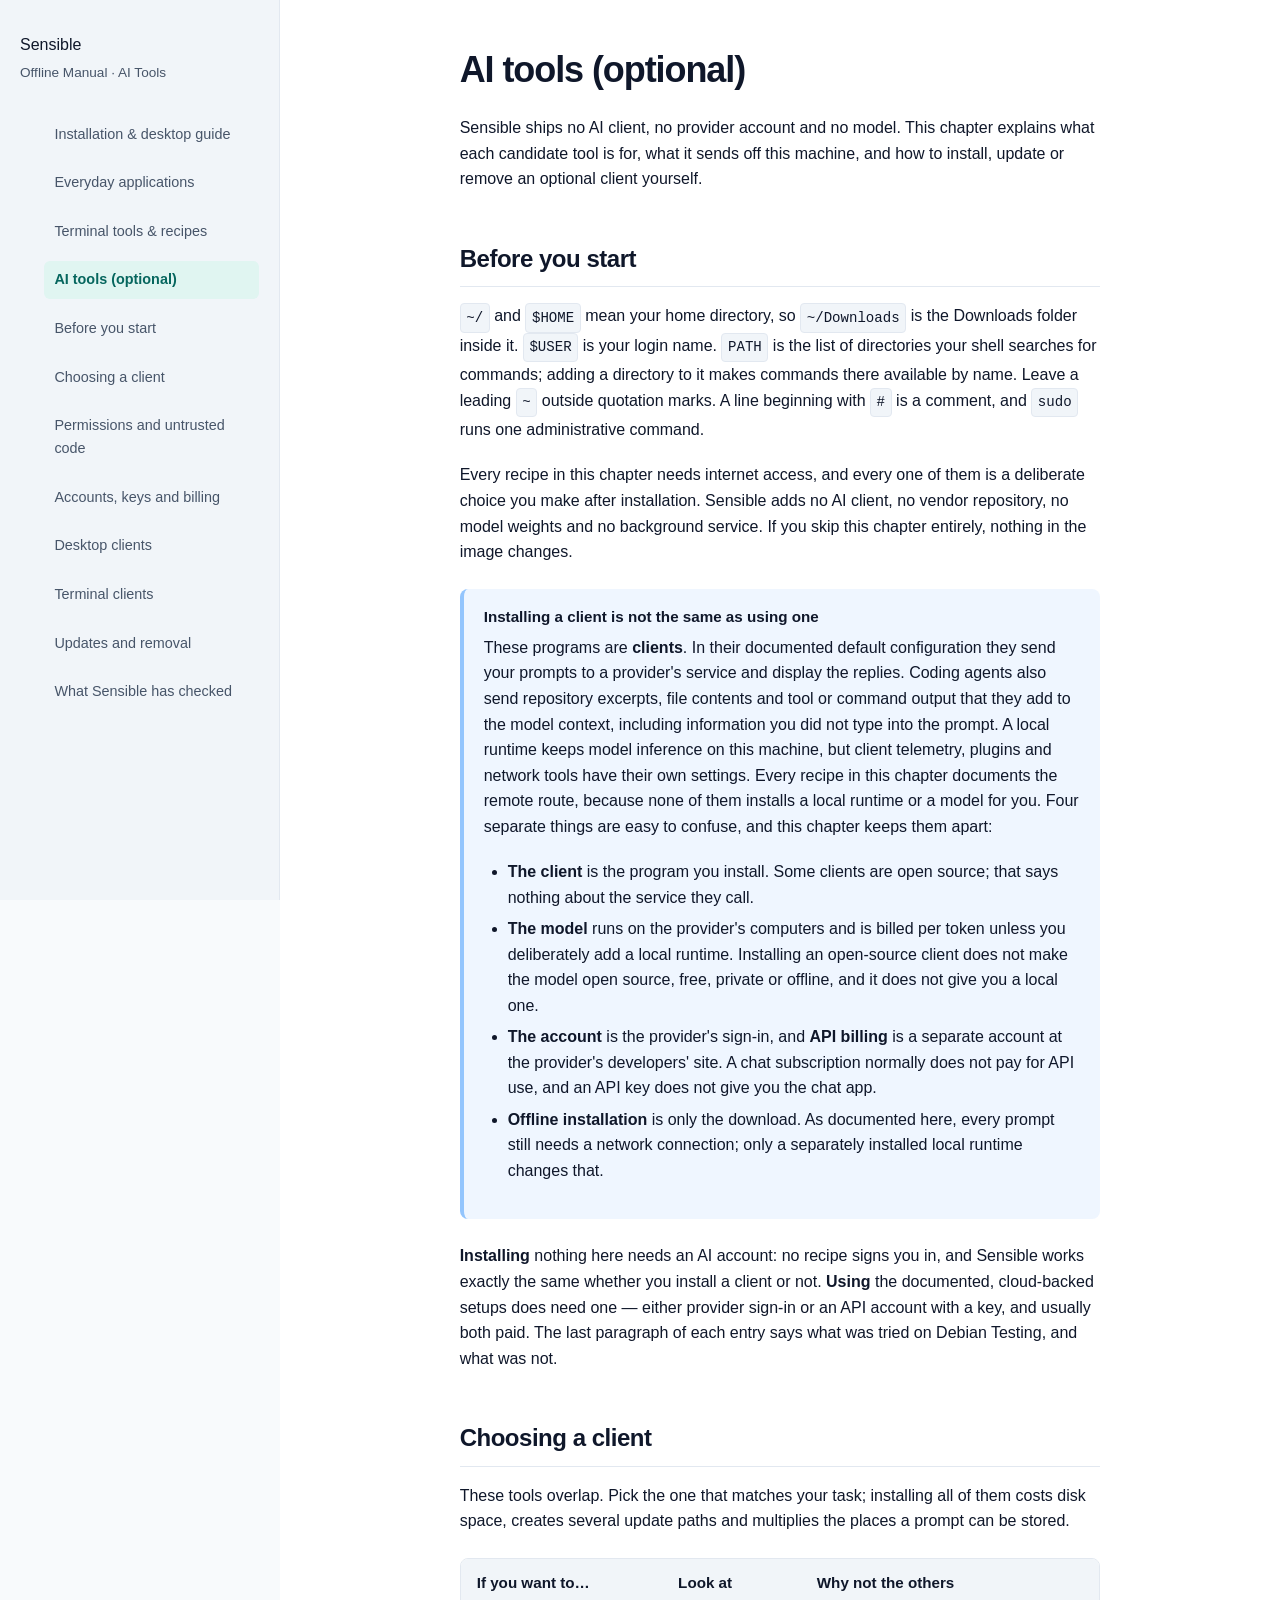
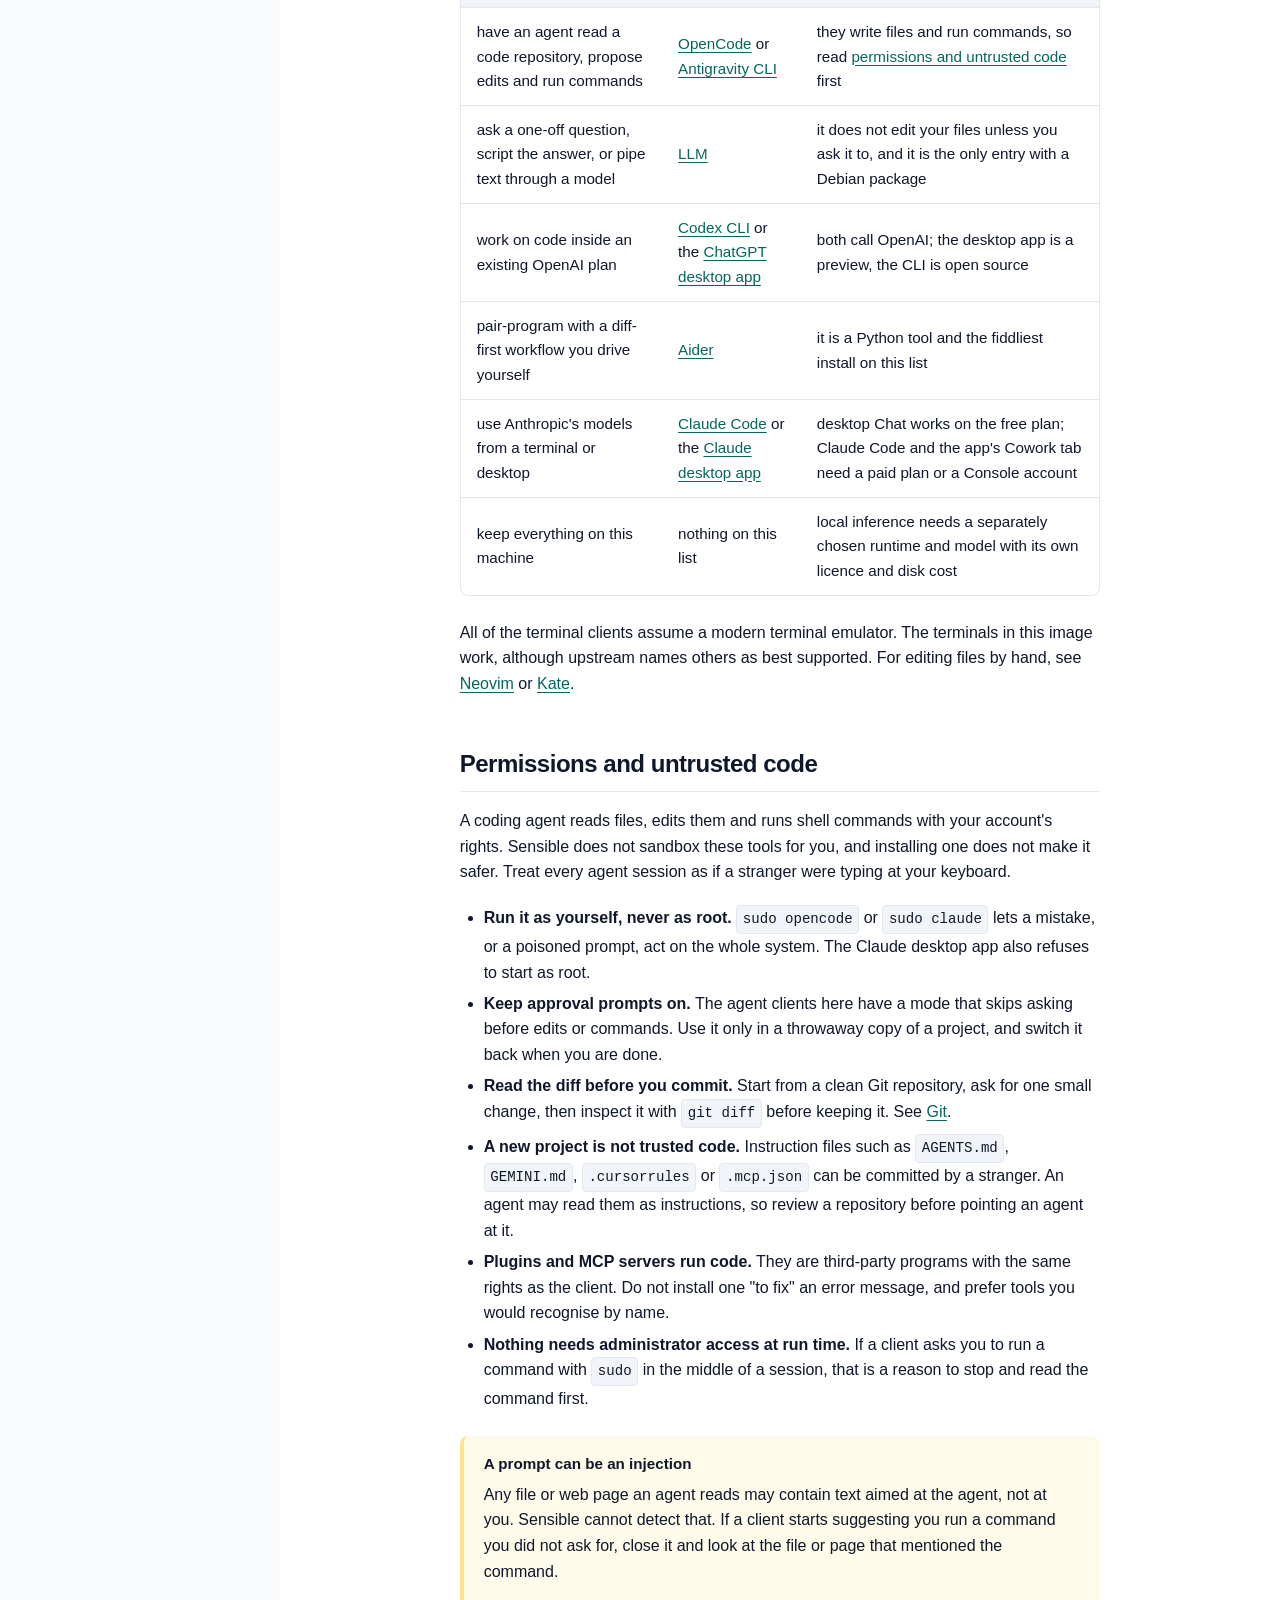
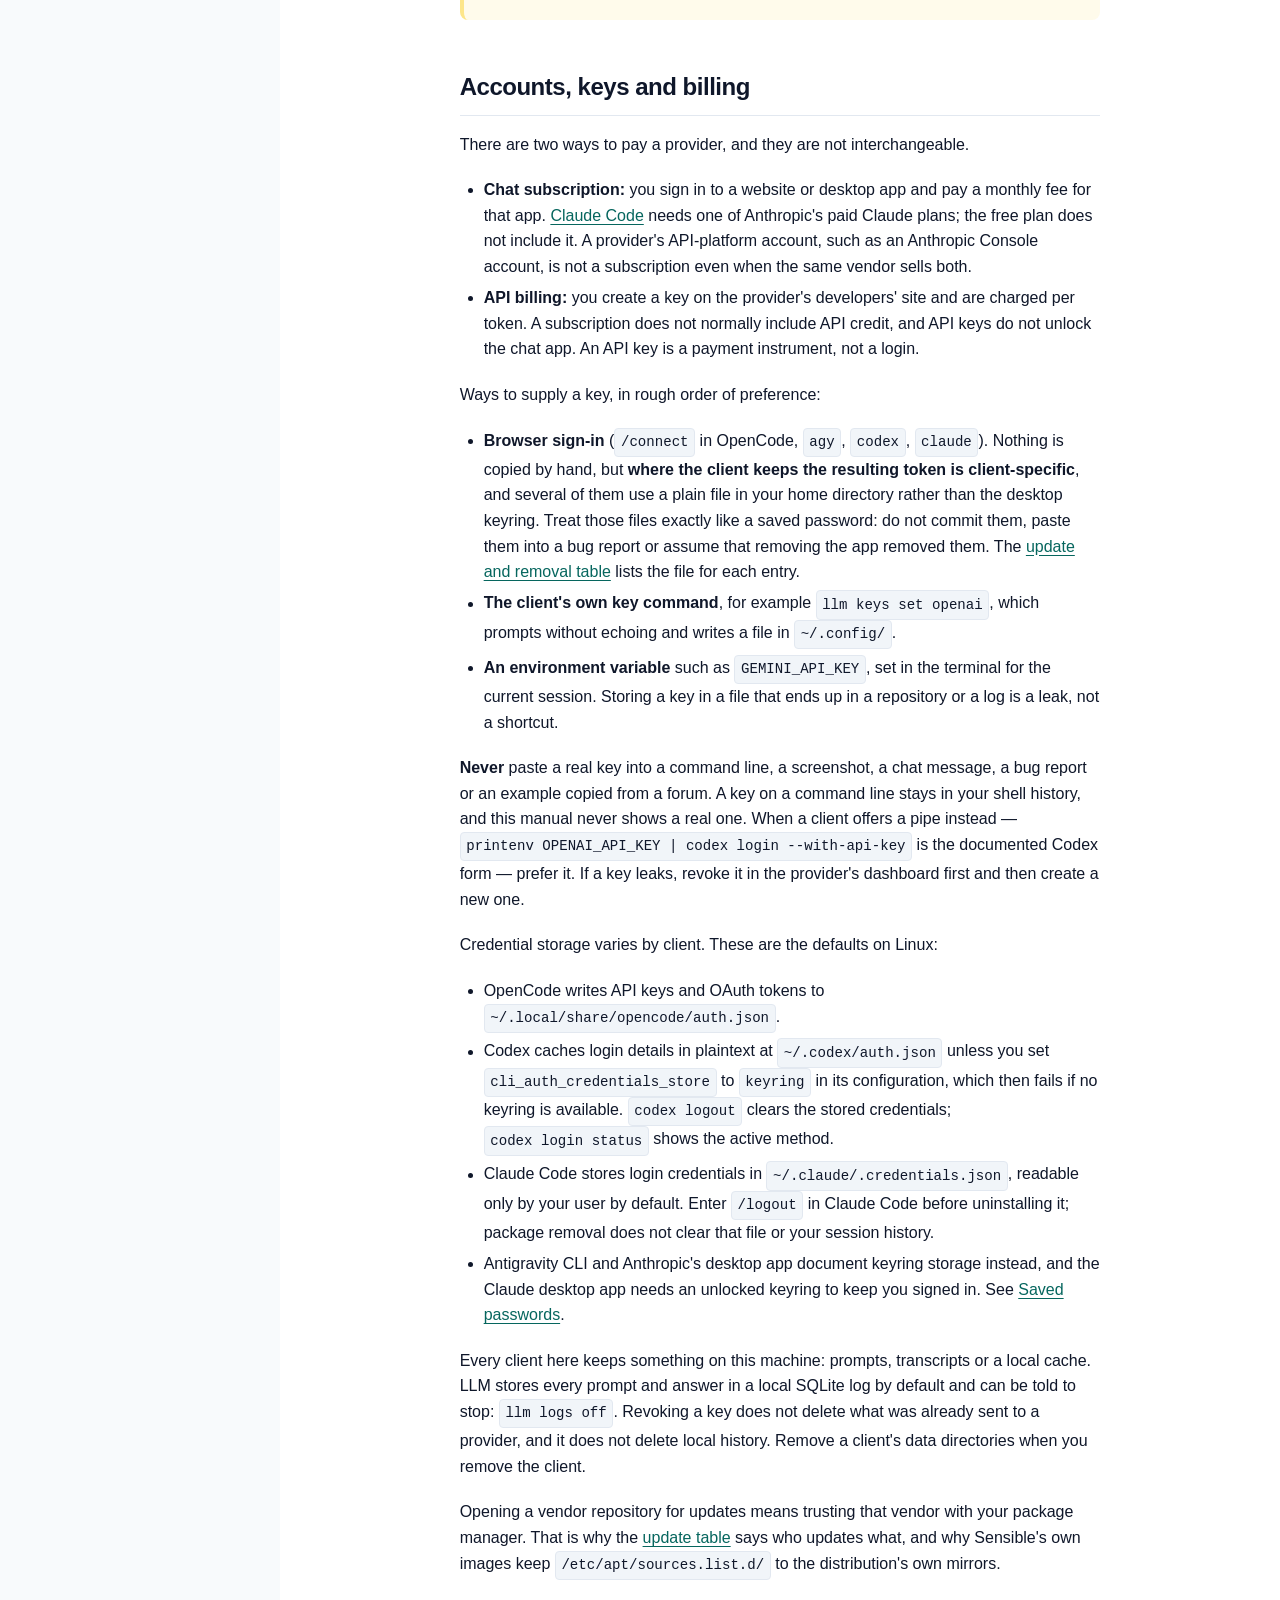
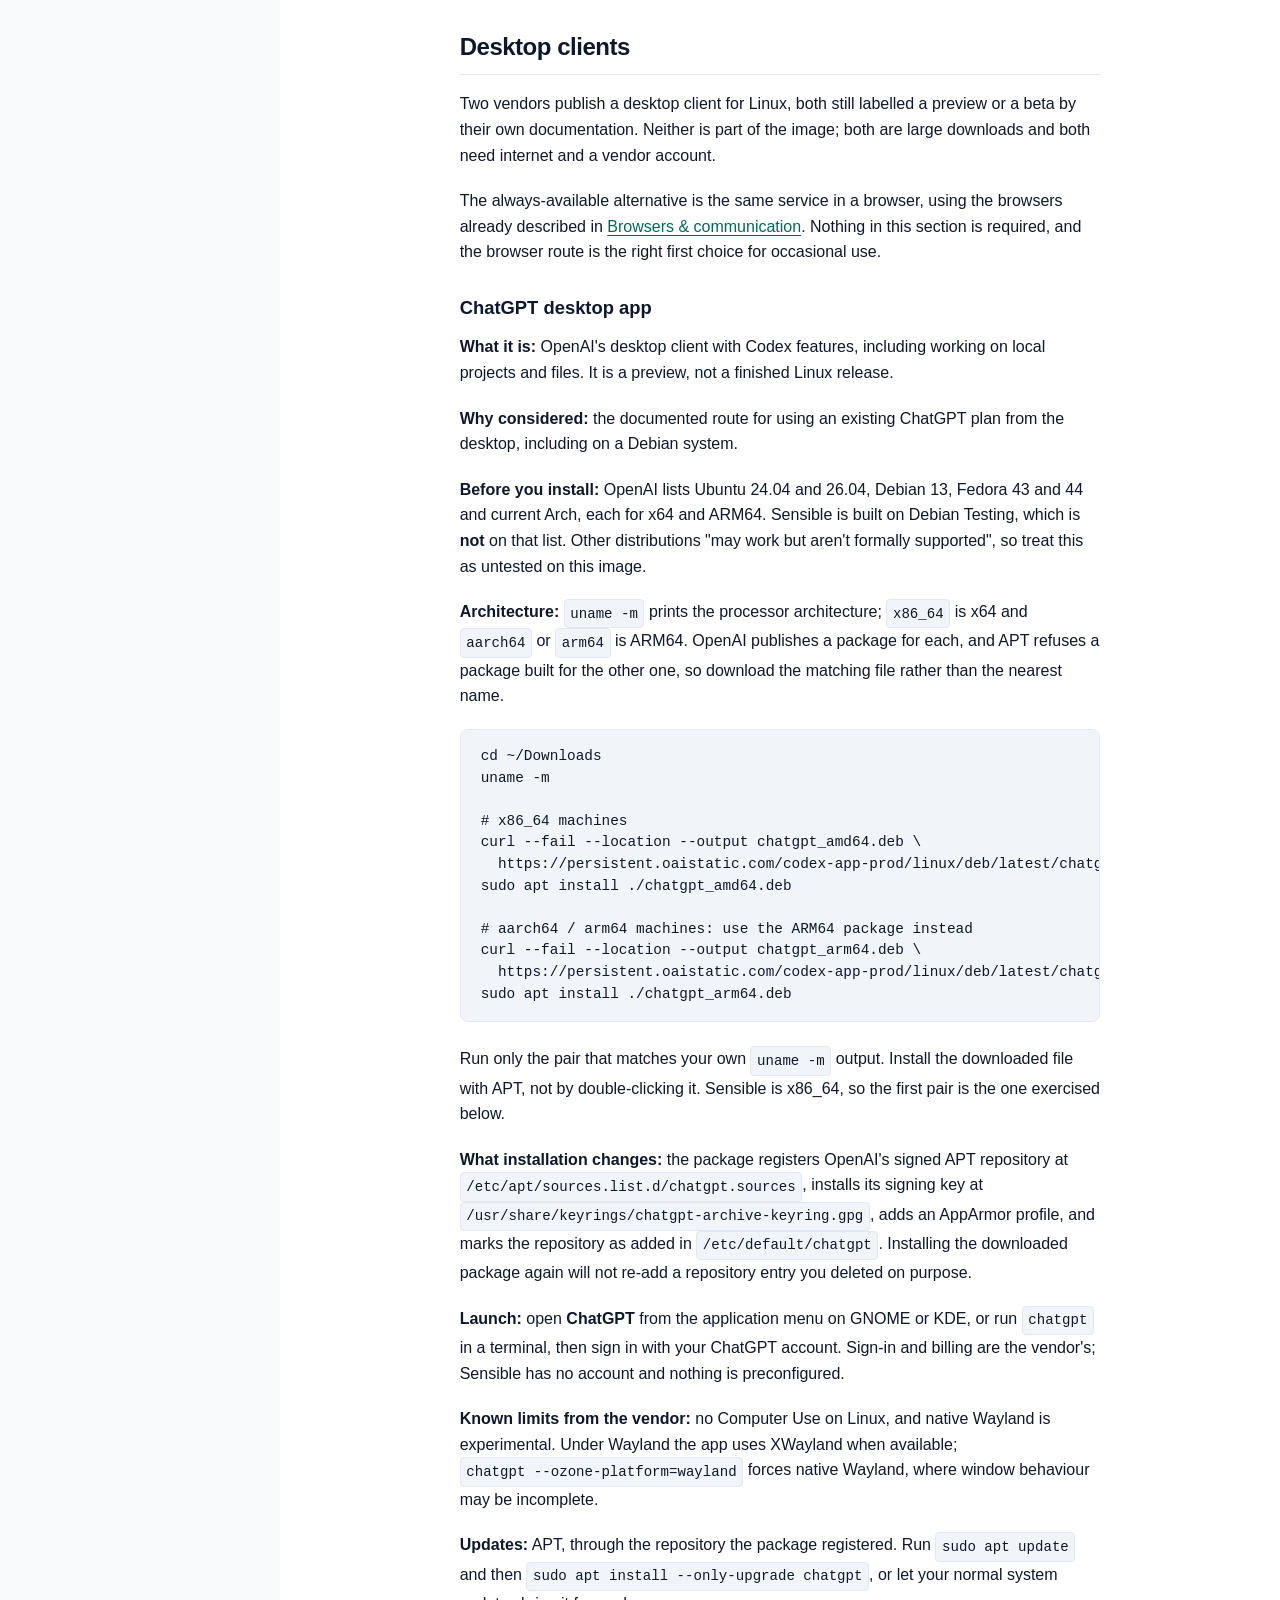
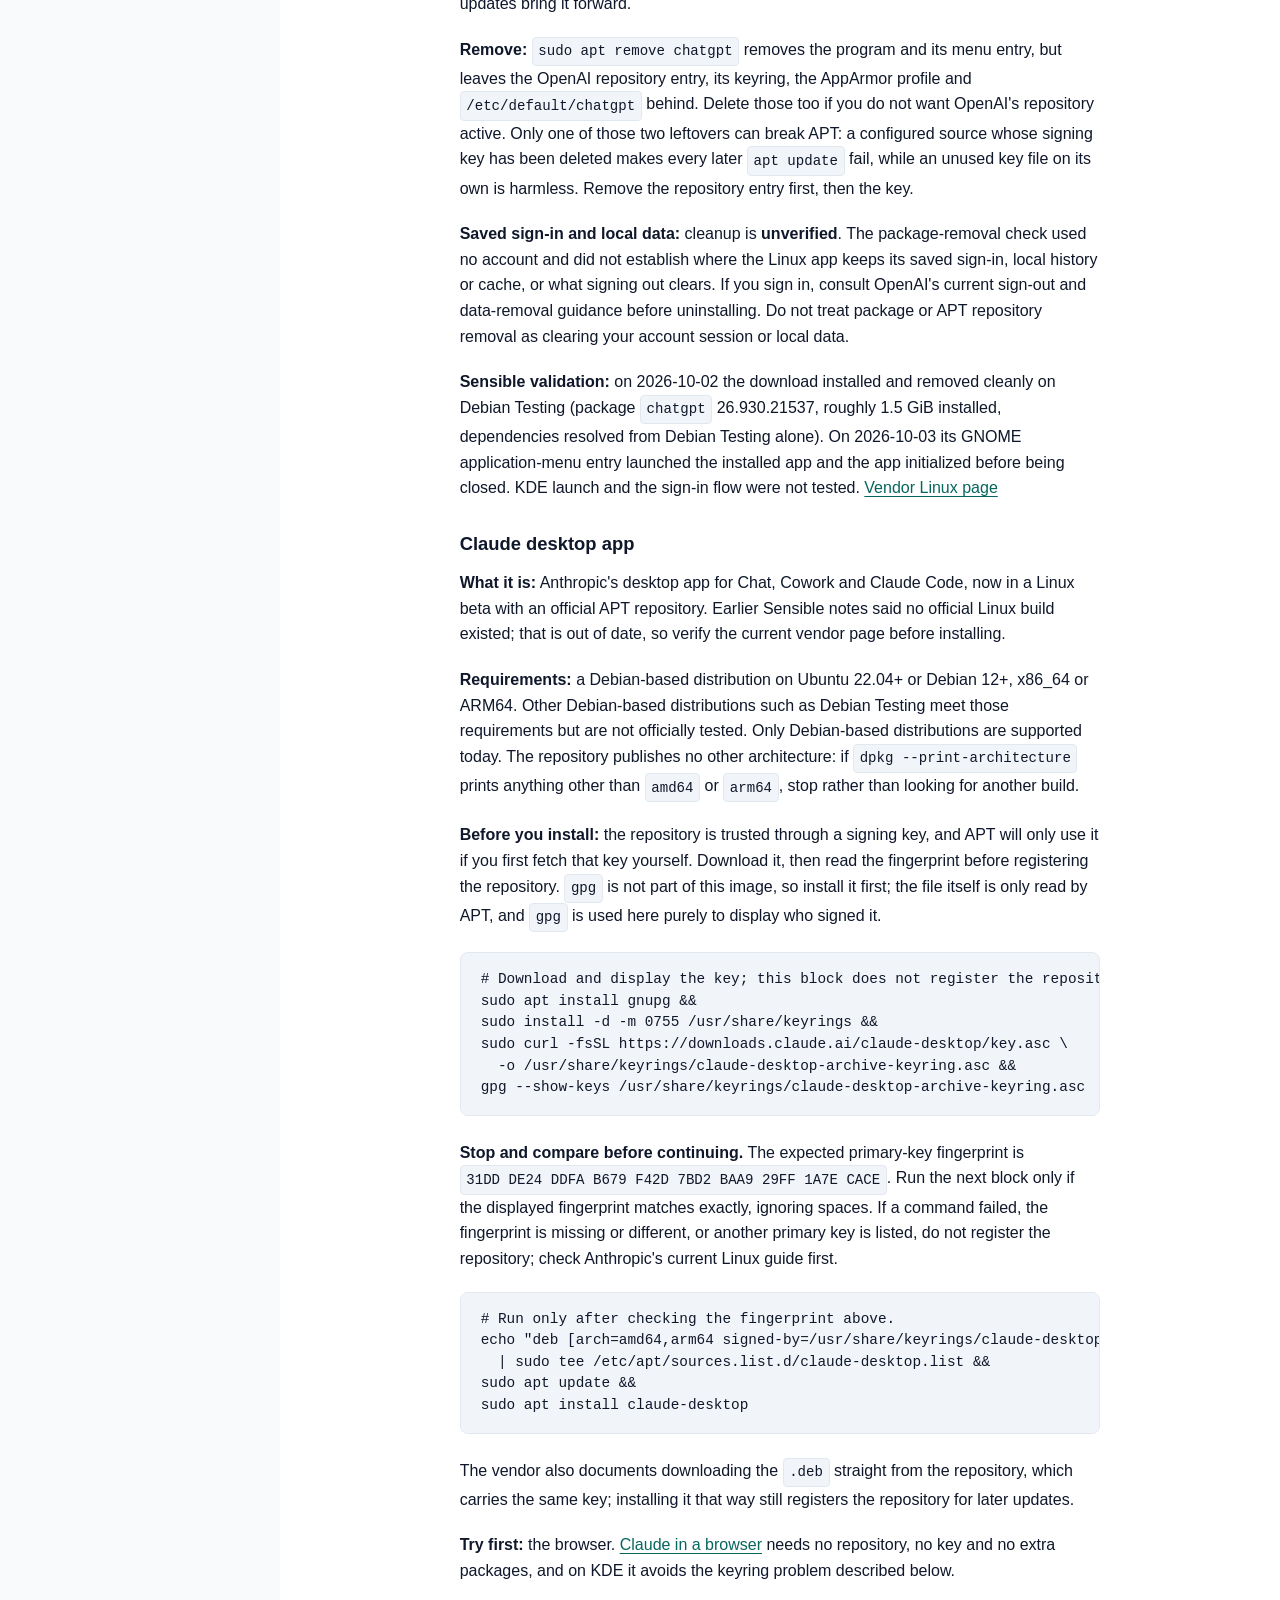
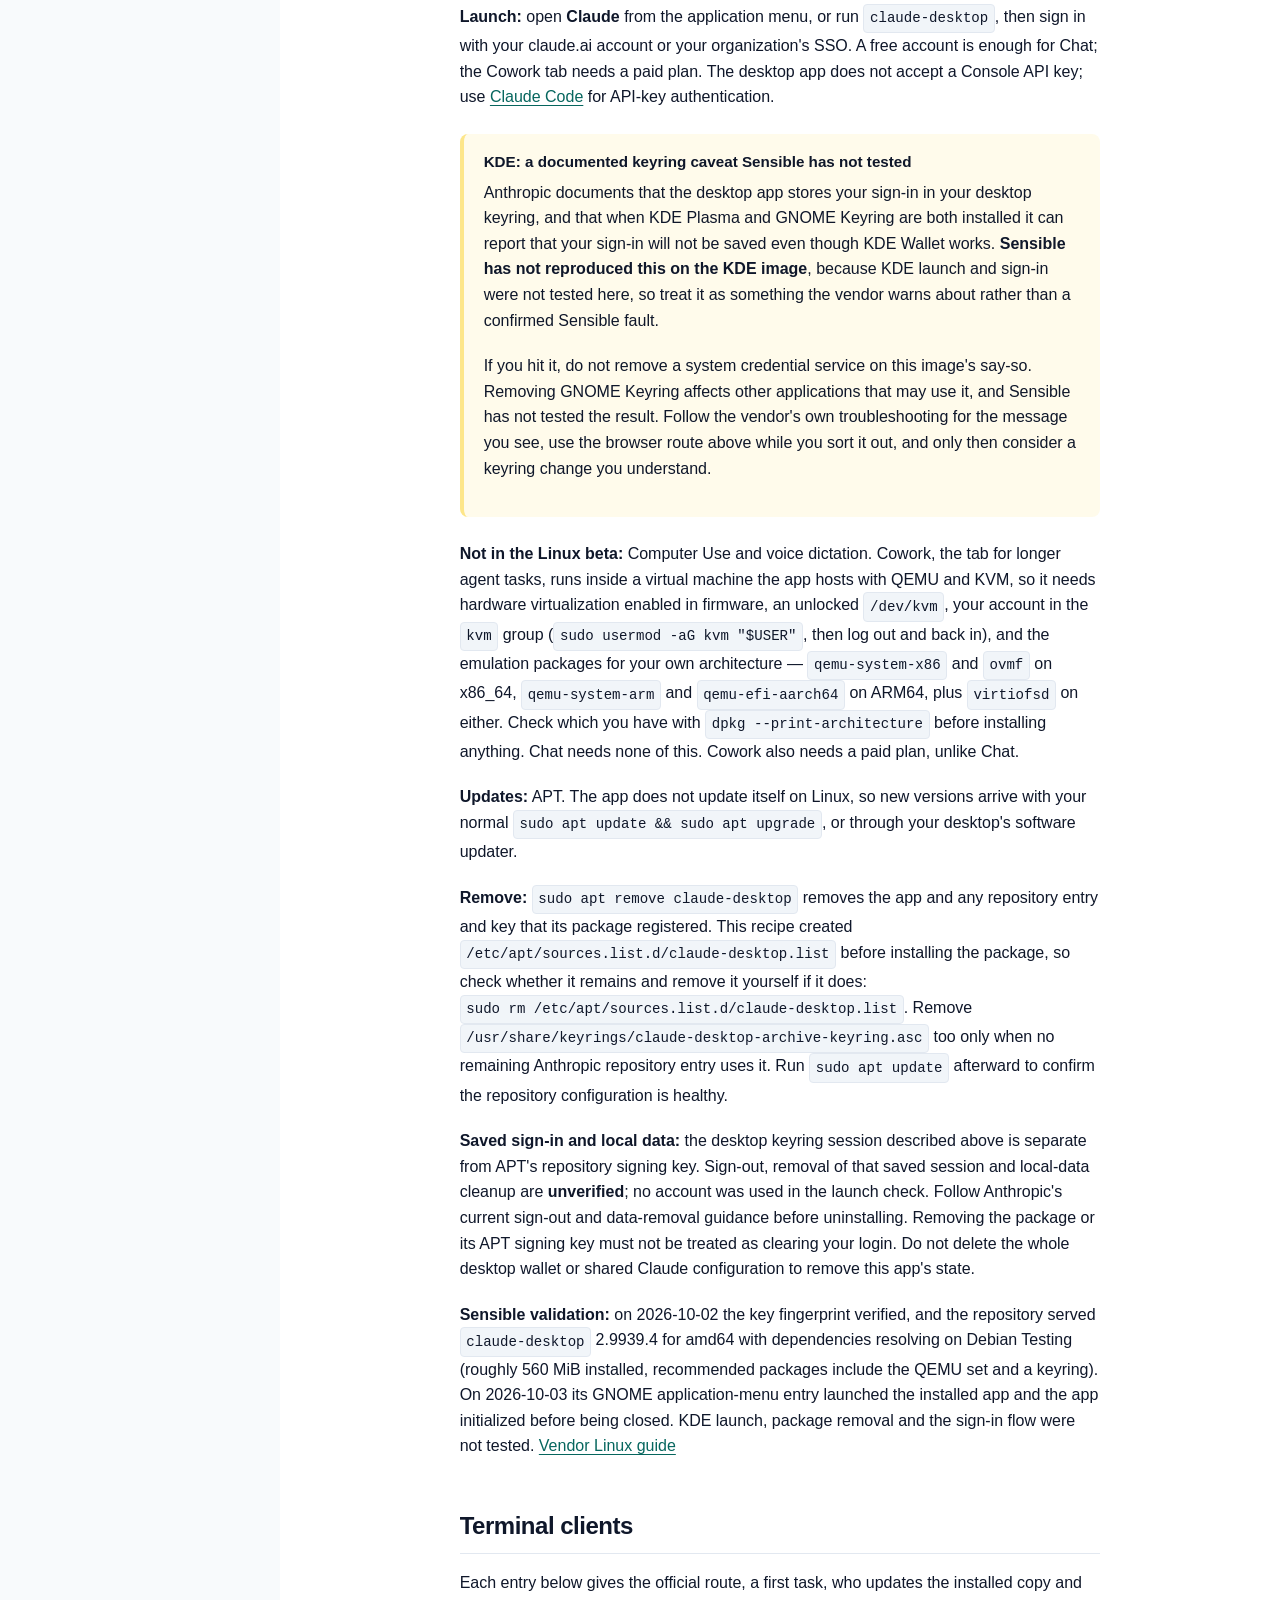
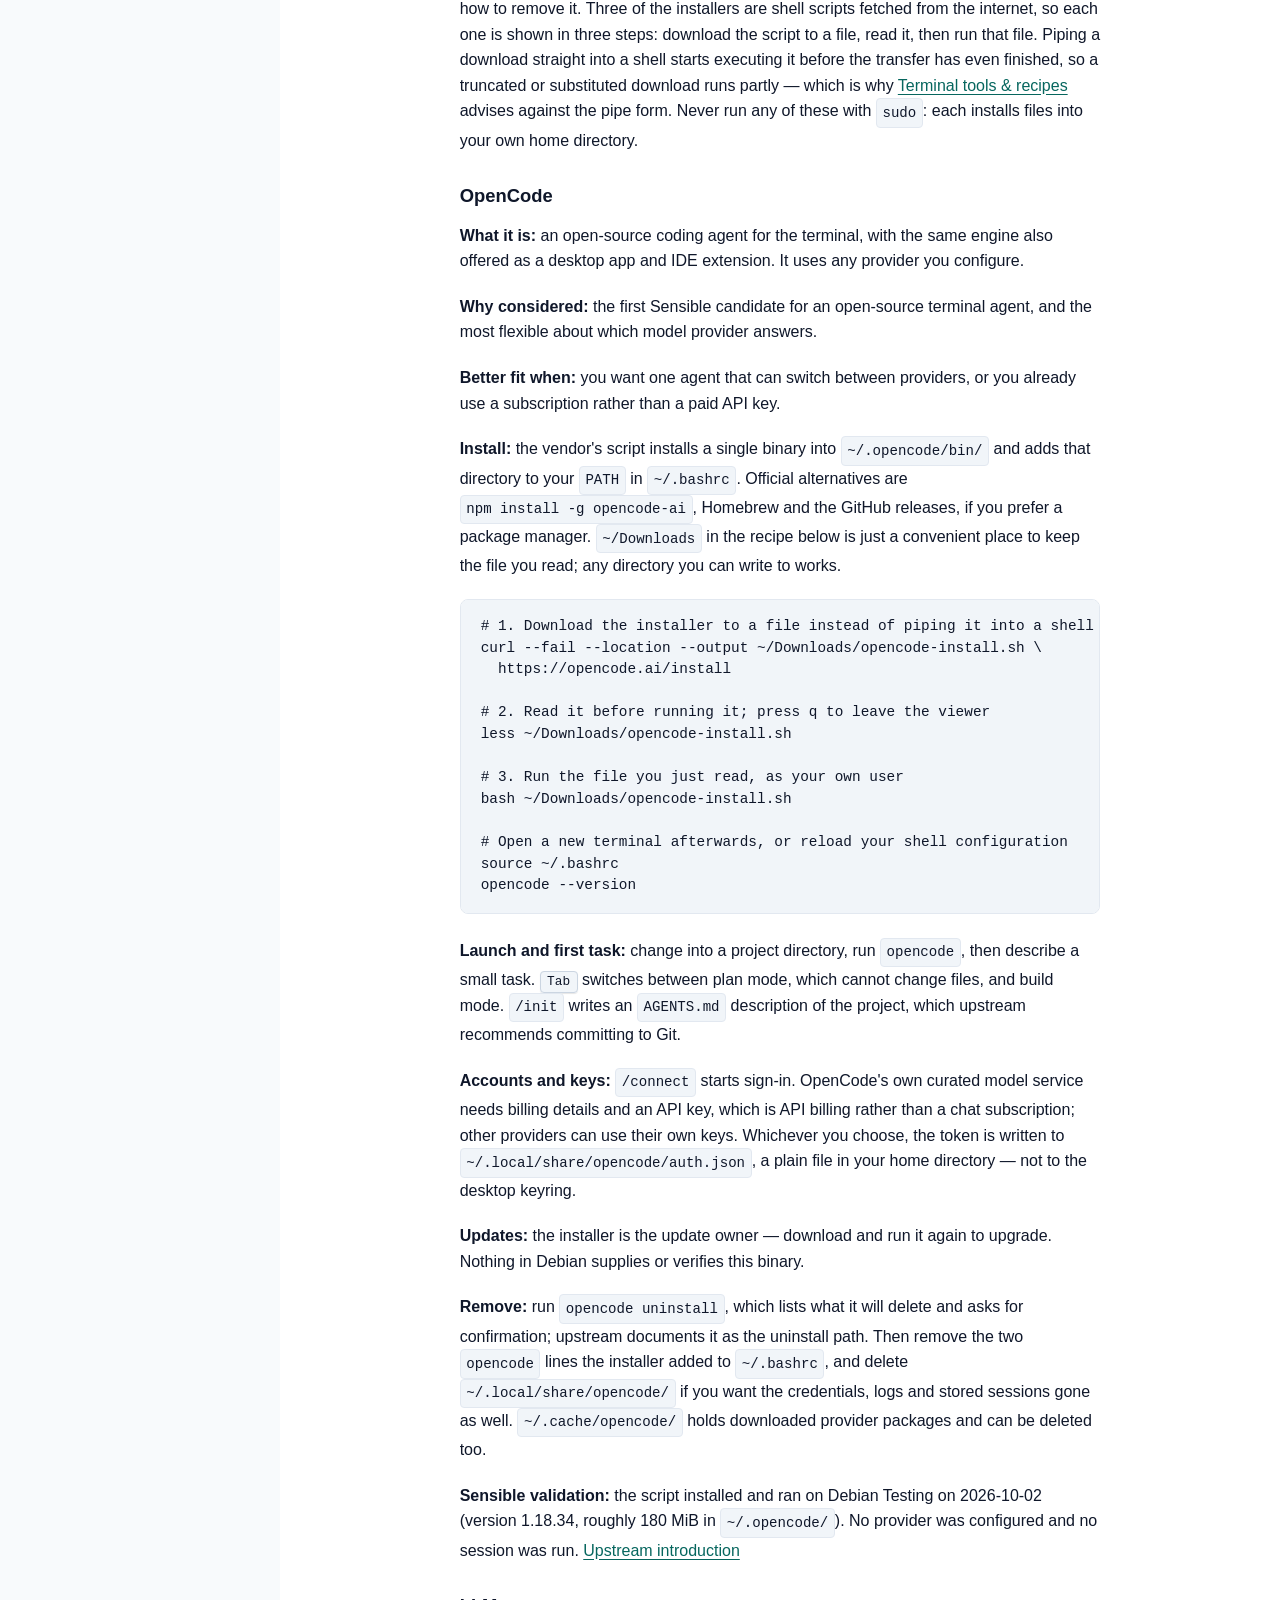
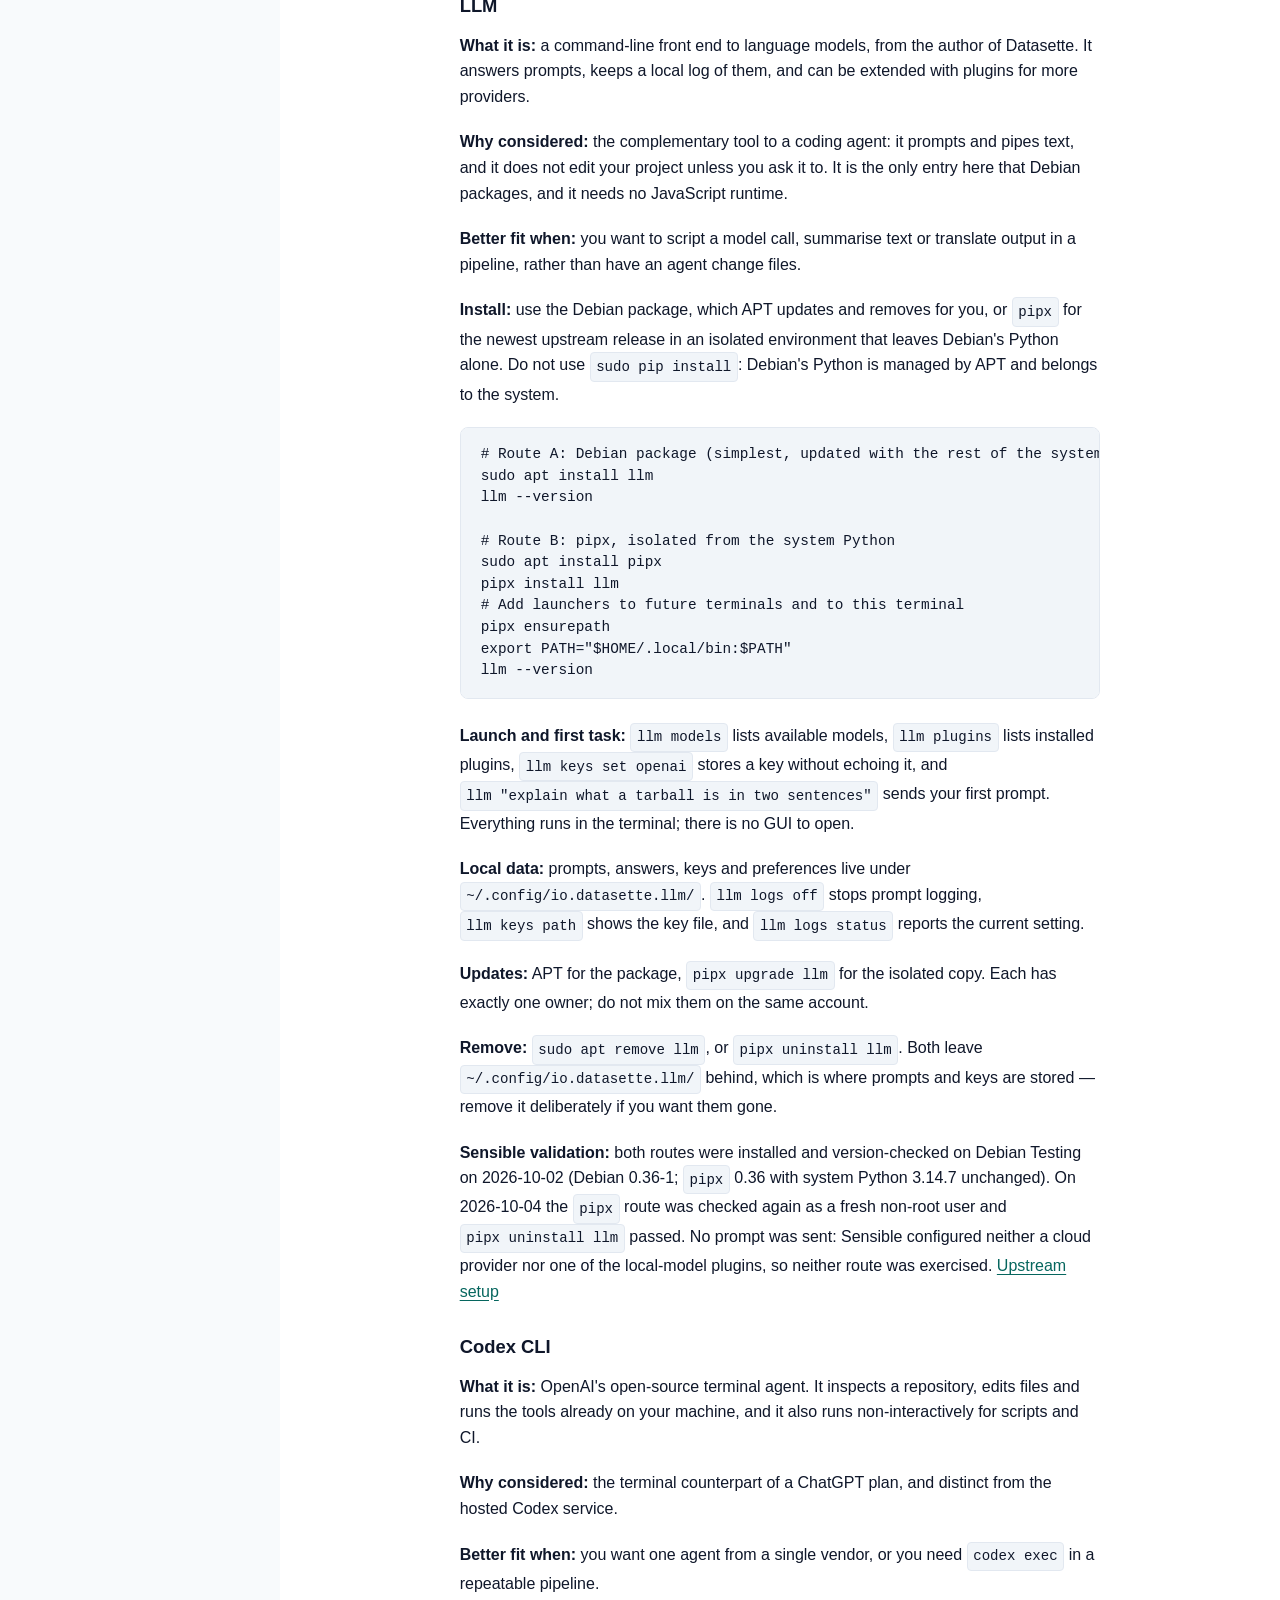
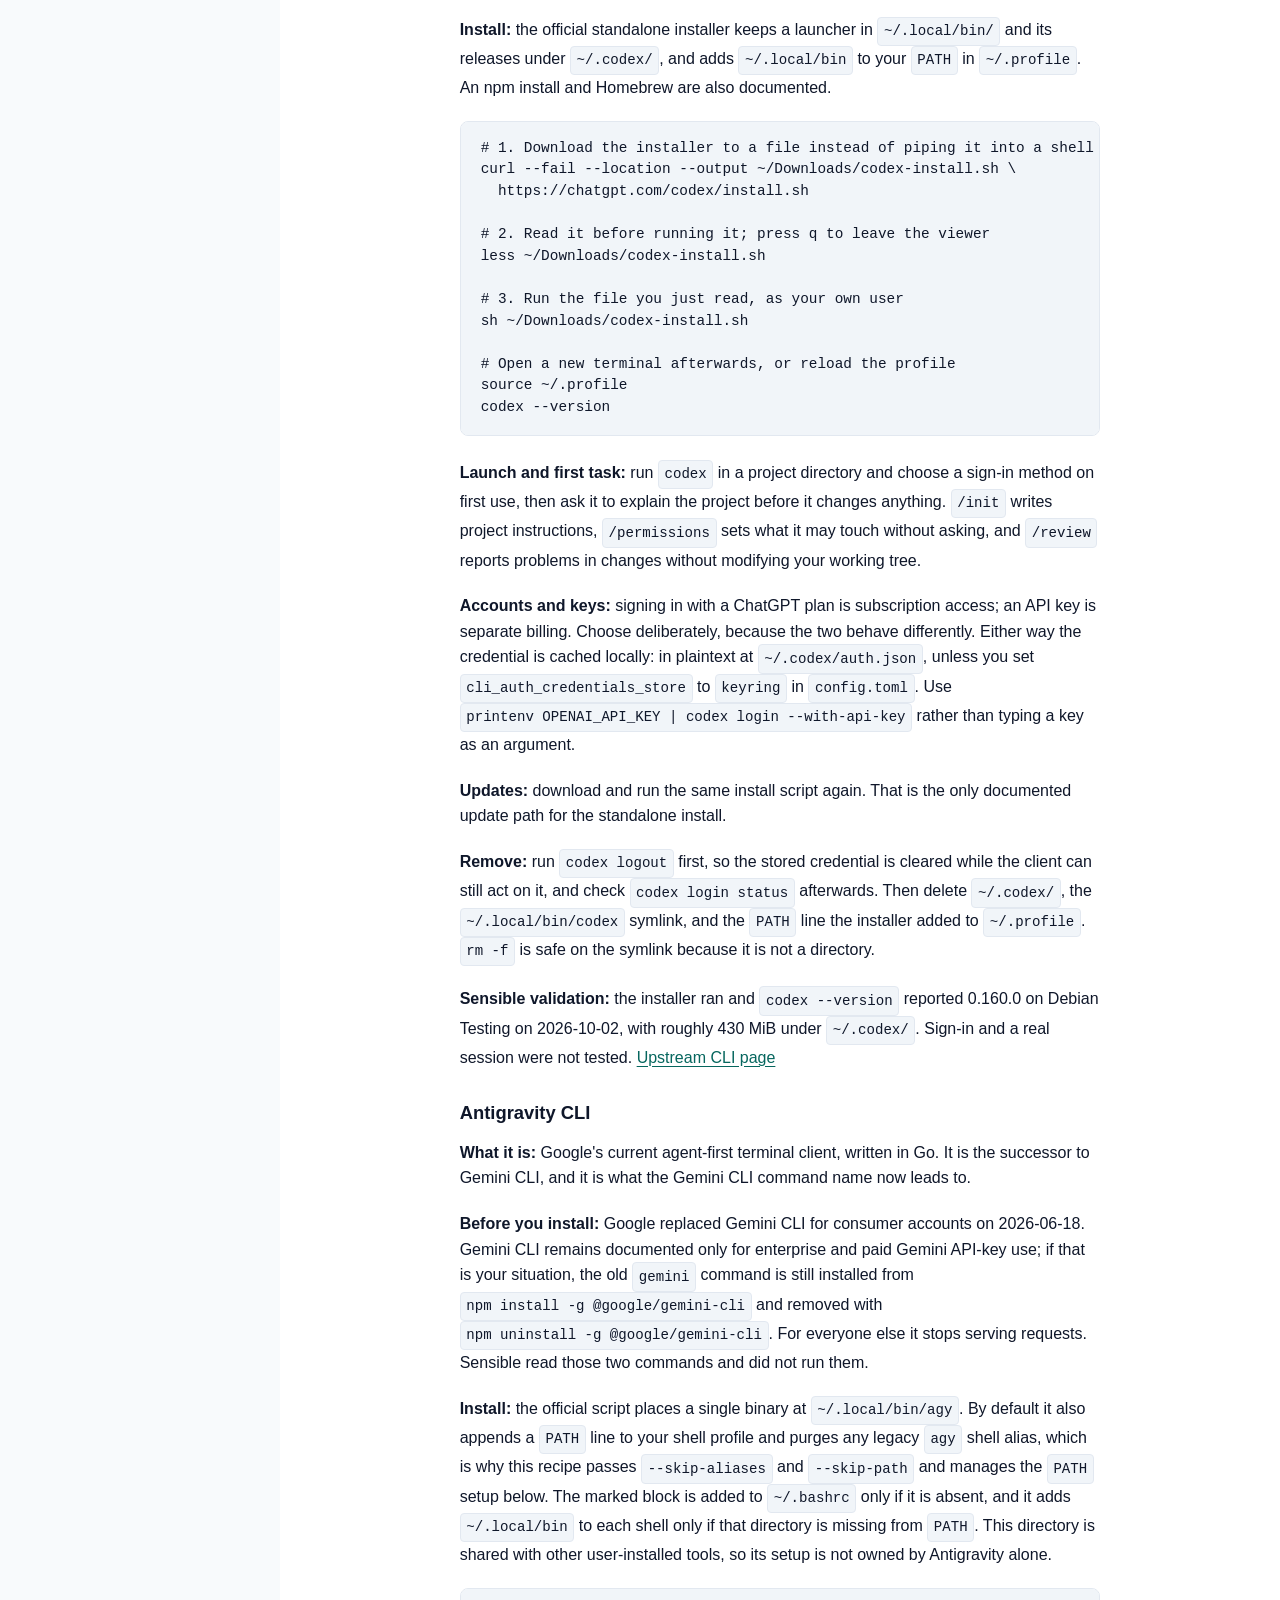
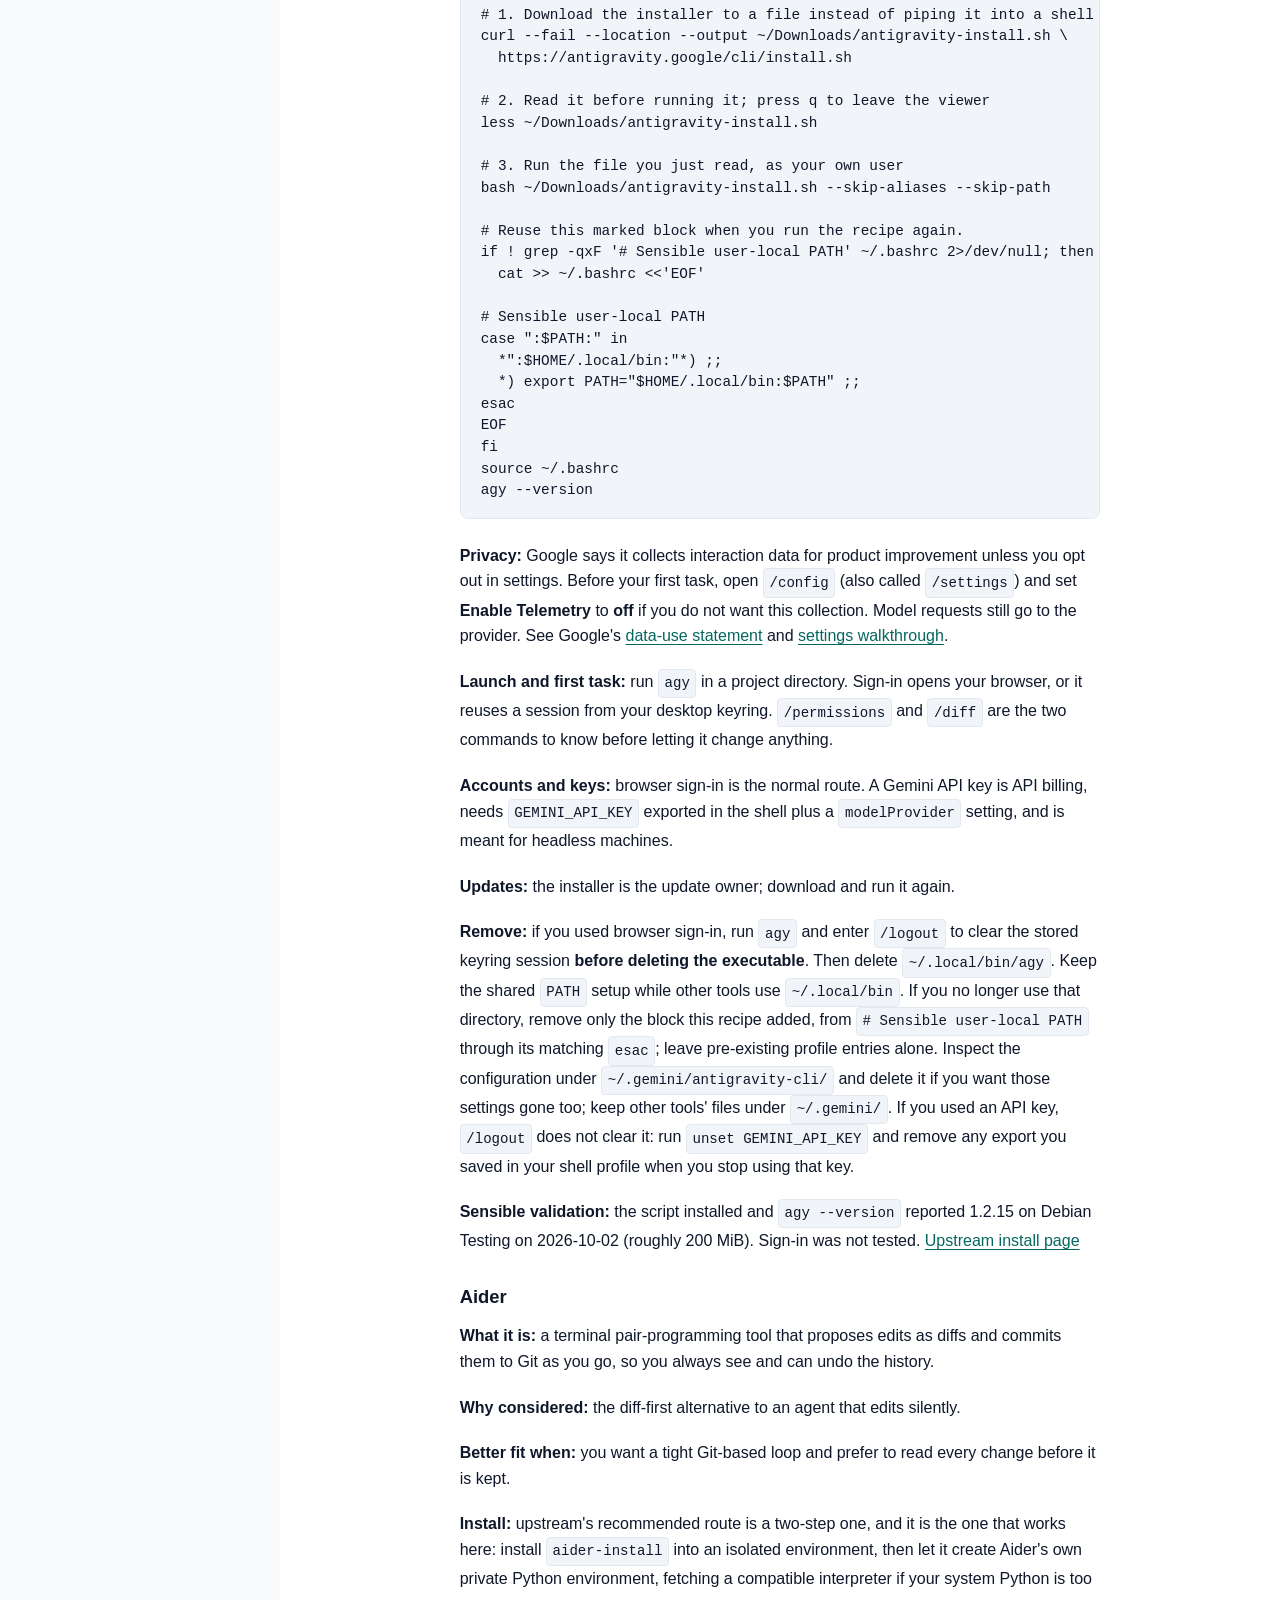
<file: manual/ai-tools.html>
<!DOCTYPE html>
<html lang="en">
<head>
  <meta charset="UTF-8">
  <meta name="viewport" content="width=device-width, initial-scale=1.0">
  <title>AI Tools (Optional) — Sensible Manual</title>
  <link rel="stylesheet" href="manual.css">
</head>
<body>
  <a href="#main" class="skip-link">Skip to main content</a>
  <div class="app-container">
    <aside class="sidebar" aria-label="Documentation Navigation">
      <div class="brand"><div class="brand-title">Sensible</div><div class="brand-subtitle">Offline Manual · AI Tools</div></div>
      <nav aria-label="Chapters and contents"><ul class="nav-list">
        <li><a class="nav-link" href="index.html">Installation &amp; desktop guide</a></li>
        <li><a class="nav-link" href="applications.html">Everyday applications</a></li>
        <li><a class="nav-link" href="terminal-tools.html">Terminal tools &amp; recipes</a></li>
        <li><a class="nav-link" href="ai-tools.html" aria-current="page">AI tools (optional)</a></li>
        <li><a class="nav-link" href="#start">Before you start</a></li>
        <li><a class="nav-link" href="#choose">Choosing a client</a></li>
        <li><a class="nav-link" href="#safety">Permissions and untrusted code</a></li>
        <li><a class="nav-link" href="#accounts">Accounts, keys and billing</a></li>
        <li><a class="nav-link" href="#desktop">Desktop clients</a></li>
        <li><a class="nav-link" href="#cli">Terminal clients</a></li>
        <li><a class="nav-link" href="#updates">Updates and removal</a></li>
        <li><a class="nav-link" href="#limits">What Sensible has checked</a></li>
      </ul></nav>
    </aside>
    <div class="content-wrapper"><main id="main" class="content-main" tabindex="-1">
      <header><h1>AI tools (optional)</h1><p>Sensible ships no AI client, no provider account and no model. This chapter explains what each candidate tool is for, what it sends off this machine, and how to install, update or remove an optional client yourself.</p></header>
      <section id="start"><h2>Before you start</h2>
        <p><code>~/</code> and <code>$HOME</code> mean your home directory, so <code>~/Downloads</code> is the Downloads folder inside it. <code>$USER</code> is your login name. <code>PATH</code> is the list of directories your shell searches for commands; adding a directory to it makes commands there available by name. Leave a leading <code>~</code> outside quotation marks. A line beginning with <code>#</code> is a comment, and <code>sudo</code> runs one administrative command.</p>
        <p>Every recipe in this chapter needs internet access, and every one of them is a deliberate choice you make after installation. Sensible adds no AI client, no vendor repository, no model weights and no background service. If you skip this chapter entirely, nothing in the image changes.</p>
        <div class="callout info">
          <div class="callout-title">Installing a client is not the same as using one</div>
          <p>These programs are <strong>clients</strong>. In their documented default configuration they send your prompts to a provider's service and display the replies. Coding agents also send repository excerpts, file contents and tool or command output that they add to the model context, including information you did not type into the prompt. A local runtime keeps model inference on this machine, but client telemetry, plugins and network tools have their own settings. Every recipe in this chapter documents the remote route, because none of them installs a local runtime or a model for you. Four separate things are easy to confuse, and this chapter keeps them apart:</p>
          <ul>
            <li><strong>The client</strong> is the program you install. Some clients are open source; that says nothing about the service they call.</li>
            <li><strong>The model</strong> runs on the provider's computers and is billed per token unless you deliberately add a local runtime. Installing an open-source client does not make the model open source, free, private or offline, and it does not give you a local one.</li>
            <li><strong>The account</strong> is the provider's sign-in, and <strong>API billing</strong> is a separate account at the provider's developers' site. A chat subscription normally does not pay for API use, and an API key does not give you the chat app.</li>
            <li><strong>Offline installation</strong> is only the download. As documented here, every prompt still needs a network connection; only a separately installed local runtime changes that.</li>
          </ul>
        </div>
        <p><strong>Installing</strong> nothing here needs an AI account: no recipe signs you in, and Sensible works exactly the same whether you install a client or not. <strong>Using</strong> the documented, cloud-backed setups does need one — either provider sign-in or an API account with a key, and usually both paid. The last paragraph of each entry says what was tried on Debian Testing, and what was not.</p>
      </section>
      <section id="choose"><h2>Choosing a client</h2>
        <p>These tools overlap. Pick the one that matches your task; installing all of them costs disk space, creates several update paths and multiplies the places a prompt can be stored.</p>
        <div class="table-container"><table><thead><tr><th scope="col">If you want to…</th><th scope="col">Look at</th><th scope="col">Why not the others</th></tr></thead><tbody>
          <tr><td>have an agent read a code repository, propose edits and run commands</td><td><a href="#opencode">OpenCode</a> or <a href="#antigravity">Antigravity CLI</a></td><td>they write files and run commands, so read <a href="#safety">permissions and untrusted code</a> first</td></tr>
          <tr><td>ask a one-off question, script the answer, or pipe text through a model</td><td><a href="#llm-cli">LLM</a></td><td>it does not edit your files unless you ask it to, and it is the only entry with a Debian package</td></tr>
          <tr><td>work on code inside an existing OpenAI plan</td><td><a href="#codex">Codex CLI</a> or the <a href="#chatgpt-desktop">ChatGPT desktop app</a></td><td>both call OpenAI; the desktop app is a preview, the CLI is open source</td></tr>
          <tr><td>pair-program with a diff-first workflow you drive yourself</td><td><a href="#aider">Aider</a></td><td>it is a Python tool and the fiddliest install on this list</td></tr>
          <tr><td>use Anthropic's models from a terminal or desktop</td><td><a href="#claude-code">Claude Code</a> or the <a href="#claude-desktop">Claude desktop app</a></td><td>desktop Chat works on the free plan; Claude Code and the app's Cowork tab need a paid plan or a Console account</td></tr>
          <tr><td>keep everything on this machine</td><td>nothing on this list</td><td>local inference needs a separately chosen runtime and model with its own licence and disk cost</td></tr>
        </tbody></table></div>
        <p>All of the terminal clients assume a modern terminal emulator. The terminals in this image work, although upstream names others as best supported. For editing files by hand, see <a href="applications.html#neovim">Neovim</a> or <a href="applications.html#kate">Kate</a>.</p>
      </section>
      <section id="safety"><h2>Permissions and untrusted code</h2>
        <p>A coding agent reads files, edits them and runs shell commands with your account's rights. Sensible does not sandbox these tools for you, and installing one does not make it safer. Treat every agent session as if a stranger were typing at your keyboard.</p>
        <ul>
          <li><strong>Run it as yourself, never as root.</strong> <code>sudo opencode</code> or <code>sudo claude</code> lets a mistake, or a poisoned prompt, act on the whole system. The Claude desktop app also refuses to start as root.</li>
          <li><strong>Keep approval prompts on.</strong> The agent clients here have a mode that skips asking before edits or commands. Use it only in a throwaway copy of a project, and switch it back when you are done.</li>
          <li><strong>Read the diff before you commit.</strong> Start from a clean Git repository, ask for one small change, then inspect it with <code>git diff</code> before keeping it. See <a href="terminal-tools.html#git">Git</a>.</li>
          <li><strong>A new project is not trusted code.</strong> Instruction files such as <code>AGENTS.md</code>, <code>GEMINI.md</code>, <code>.cursorrules</code> or <code>.mcp.json</code> can be committed by a stranger. An agent may read them as instructions, so review a repository before pointing an agent at it.</li>
          <li><strong>Plugins and MCP servers run code.</strong> They are third-party programs with the same rights as the client. Do not install one "to fix" an error message, and prefer tools you would recognise by name.</li>
          <li><strong>Nothing needs administrator access at run time.</strong> If a client asks you to run a command with <code>sudo</code> in the middle of a session, that is a reason to stop and read the command first.</li>
        </ul>
        <div class="callout warn">
          <div class="callout-title">A prompt can be an injection</div>
          <p>Any file or web page an agent reads may contain text aimed at the agent, not at you. Sensible cannot detect that. If a client starts suggesting you run a command you did not ask for, close it and look at the file or page that mentioned the command.</p>
        </div>
      </section>
      <section id="accounts"><h2>Accounts, keys and billing</h2>
        <p>There are two ways to pay a provider, and they are not interchangeable.</p>
        <ul>
          <li><strong>Chat subscription:</strong> you sign in to a website or desktop app and pay a monthly fee for that app. <a href="#claude-code">Claude Code</a> needs one of Anthropic's paid Claude plans; the free plan does not include it. A provider's API-platform account, such as an Anthropic Console account, is not a subscription even when the same vendor sells both.</li>
          <li><strong>API billing:</strong> you create a key on the provider's developers' site and are charged per token. A subscription does not normally include API credit, and API keys do not unlock the chat app. An API key is a payment instrument, not a login.</li>
        </ul>
        <p>Ways to supply a key, in rough order of preference:</p>
        <ul>
          <li><strong>Browser sign-in</strong> (<code>/connect</code> in OpenCode, <code>agy</code>, <code>codex</code>, <code>claude</code>). Nothing is copied by hand, but <strong>where the client keeps the resulting token is client-specific</strong>, and several of them use a plain file in your home directory rather than the desktop keyring. Treat those files exactly like a saved password: do not commit them, paste them into a bug report or assume that removing the app removed them. The <a href="#updates">update and removal table</a> lists the file for each entry.</li>
          <li><strong>The client's own key command</strong>, for example <code>llm keys set openai</code>, which prompts without echoing and writes a file in <code>~/.config/</code>.</li>
          <li><strong>An environment variable</strong> such as <code>GEMINI_API_KEY</code>, set in the terminal for the current session. Storing a key in a file that ends up in a repository or a log is a leak, not a shortcut.</li>
        </ul>
        <p><strong>Never</strong> paste a real key into a command line, a screenshot, a chat message, a bug report or an example copied from a forum. A key on a command line stays in your shell history, and this manual never shows a real one. When a client offers a pipe instead — <code>printenv OPENAI_API_KEY | codex login --with-api-key</code> is the documented Codex form — prefer it. If a key leaks, revoke it in the provider's dashboard first and then create a new one.</p>
        <p>Credential storage varies by client. These are the defaults on Linux:</p>
        <ul>
          <li>OpenCode writes API keys and OAuth tokens to <code>~/.local/share/opencode/auth.json</code>.</li>
          <li>Codex caches login details in plaintext at <code>~/.codex/auth.json</code> unless you set <code>cli_auth_credentials_store</code> to <code>keyring</code> in its configuration, which then fails if no keyring is available. <code>codex logout</code> clears the stored credentials; <code>codex login status</code> shows the active method.</li>
          <li>Claude Code stores login credentials in <code>~/.claude/.credentials.json</code>, readable only by your user by default. Enter <code>/logout</code> in Claude Code before uninstalling it; package removal does not clear that file or your session history.</li>
          <li>Antigravity CLI and Anthropic's desktop app document keyring storage instead, and the Claude desktop app needs an unlocked keyring to keep you signed in. See <a href="index.html#desktop-credentials">Saved passwords</a>.</li>
        </ul>
        <p>Every client here keeps something on this machine: prompts, transcripts or a local cache. LLM stores every prompt and answer in a local SQLite log by default and can be told to stop: <code>llm logs off</code>. Revoking a key does not delete what was already sent to a provider, and it does not delete local history. Remove a client's data directories when you remove the client.</p>
        <p>Opening a vendor repository for updates means trusting that vendor with your package manager. That is why the <a href="#updates">update table</a> says who updates what, and why Sensible's own images keep <code>/etc/apt/sources.list.d/</code> to the distribution's own mirrors.</p>
      </section>
      <section id="desktop"><h2>Desktop clients</h2>
        <p>Two vendors publish a desktop client for Linux, both still labelled a preview or a beta by their own documentation. Neither is part of the image; both are large downloads and both need internet and a vendor account.</p>
        <p>The always-available alternative is the same service in a browser, using the browsers already described in <a href="applications.html#browsers">Browsers &amp; communication</a>. Nothing in this section is required, and the browser route is the right first choice for occasional use.</p>
        <article id="chatgpt-desktop"><h3>ChatGPT desktop app</h3>
          <p><strong>What it is:</strong> OpenAI's desktop client with Codex features, including working on local projects and files. It is a preview, not a finished Linux release.</p>
          <p><strong>Why considered:</strong> the documented route for using an existing ChatGPT plan from the desktop, including on a Debian system.</p>
          <p><strong>Before you install:</strong> OpenAI lists Ubuntu 24.04 and 26.04, Debian 13, Fedora 43 and 44 and current Arch, each for x64 and ARM64. Sensible is built on Debian Testing, which is <strong>not</strong> on that list. Other distributions "may work but aren't formally supported", so treat this as untested on this image.</p>
          <p><strong>Architecture:</strong> <code>uname -m</code> prints the processor architecture; <code>x86_64</code> is x64 and <code>aarch64</code> or <code>arm64</code> is ARM64. OpenAI publishes a package for each, and APT refuses a package built for the other one, so download the matching file rather than the nearest name.</p>
          <pre><code>cd ~/Downloads
uname -m

# x86_64 machines
curl --fail --location --output chatgpt_amd64.deb \
  https://persistent.oaistatic.com/codex-app-prod/linux/deb/latest/chatgpt_amd64.deb
sudo apt install ./chatgpt_amd64.deb

# aarch64 / arm64 machines: use the ARM64 package instead
curl --fail --location --output chatgpt_arm64.deb \
  https://persistent.oaistatic.com/codex-app-prod/linux/deb/latest/chatgpt_arm64.deb
sudo apt install ./chatgpt_arm64.deb</code></pre>
          <p>Run only the pair that matches your own <code>uname -m</code> output. Install the downloaded file with APT, not by double-clicking it. Sensible is x86_64, so the first pair is the one exercised below.</p>
          <p><strong>What installation changes:</strong> the package registers OpenAI's signed APT repository at <code>/etc/apt/sources.list.d/chatgpt.sources</code>, installs its signing key at <code>/usr/share/keyrings/chatgpt-archive-keyring.gpg</code>, adds an AppArmor profile, and marks the repository as added in <code>/etc/default/chatgpt</code>. Installing the downloaded package again will not re-add a repository entry you deleted on purpose.</p>
          <p><strong>Launch:</strong> open <strong>ChatGPT</strong> from the application menu on GNOME or KDE, or run <code>chatgpt</code> in a terminal, then sign in with your ChatGPT account. Sign-in and billing are the vendor's; Sensible has no account and nothing is preconfigured.</p>
          <p><strong>Known limits from the vendor:</strong> no Computer Use on Linux, and native Wayland is experimental. Under Wayland the app uses XWayland when available; <code>chatgpt --ozone-platform=wayland</code> forces native Wayland, where window behaviour may be incomplete.</p>
          <p><strong>Updates:</strong> APT, through the repository the package registered. Run <code>sudo apt update</code> and then <code>sudo apt install --only-upgrade chatgpt</code>, or let your normal system updates bring it forward.</p>
          <p><strong>Remove:</strong> <code>sudo apt remove chatgpt</code> removes the program and its menu entry, but leaves the OpenAI repository entry, its keyring, the AppArmor profile and <code>/etc/default/chatgpt</code> behind. Delete those too if you do not want OpenAI's repository active. Only one of those two leftovers can break APT: a configured source whose signing key has been deleted makes every later <code>apt update</code> fail, while an unused key file on its own is harmless. Remove the repository entry first, then the key.</p>
          <p><strong>Saved sign-in and local data:</strong> cleanup is <strong>unverified</strong>. The package-removal check used no account and did not establish where the Linux app keeps its saved sign-in, local history or cache, or what signing out clears. If you sign in, consult OpenAI's current sign-out and data-removal guidance before uninstalling. Do not treat package or APT repository removal as clearing your account session or local data.</p>
          <p><strong>Sensible validation:</strong> on 2026-10-02 the download installed and removed cleanly on Debian Testing (package <code>chatgpt</code> 26.930.21537, roughly 1.5 GiB installed, dependencies resolved from Debian Testing alone). On 2026-10-03 its GNOME application-menu entry launched the installed app and the app initialized before being closed. KDE launch and the sign-in flow were not tested. <a href="https://developers.openai.com/codex/linux/linux-app">Vendor Linux page</a></p>
        </article>
        <article id="claude-desktop" data-packages="gnupg"><h3>Claude desktop app</h3>
          <p><strong>What it is:</strong> Anthropic's desktop app for Chat, Cowork and Claude Code, now in a Linux beta with an official APT repository. Earlier Sensible notes said no official Linux build existed; that is out of date, so verify the current vendor page before installing.</p>
          <p><strong>Requirements:</strong> a Debian-based distribution on Ubuntu 22.04+ or Debian 12+, x86_64 or ARM64. Other Debian-based distributions such as Debian Testing meet those requirements but are not officially tested. Only Debian-based distributions are supported today. The repository publishes no other architecture: if <code>dpkg --print-architecture</code> prints anything other than <code>amd64</code> or <code>arm64</code>, stop rather than looking for another build.</p>
          <p><strong>Before you install:</strong> the repository is trusted through a signing key, and APT will only use it if you first fetch that key yourself. Download it, then read the fingerprint before registering the repository. <code>gpg</code> is not part of this image, so install it first; the file itself is only read by APT, and <code>gpg</code> is used here purely to display who signed it.</p>
          <pre><code># Download and display the key; this block does not register the repository.
sudo apt install gnupg &amp;&amp;
sudo install -d -m 0755 /usr/share/keyrings &amp;&amp;
sudo curl -fsSL https://downloads.claude.ai/claude-desktop/key.asc \
  -o /usr/share/keyrings/claude-desktop-archive-keyring.asc &amp;&amp;
gpg --show-keys /usr/share/keyrings/claude-desktop-archive-keyring.asc</code></pre>
          <p><strong>Stop and compare before continuing.</strong> The expected primary-key fingerprint is <code>31DD DE24 DDFA B679 F42D 7BD2 BAA9 29FF 1A7E CACE</code>. Run the next block only if the displayed fingerprint matches exactly, ignoring spaces. If a command failed, the fingerprint is missing or different, or another primary key is listed, do not register the repository; check Anthropic's current Linux guide first.</p>
          <pre><code># Run only after checking the fingerprint above.
echo "deb [arch=amd64,arm64 signed-by=/usr/share/keyrings/claude-desktop-archive-keyring.asc] https://downloads.claude.ai/claude-desktop/apt/stable stable main" \
  | sudo tee /etc/apt/sources.list.d/claude-desktop.list &amp;&amp;
sudo apt update &amp;&amp;
sudo apt install claude-desktop</code></pre>
          <p>The vendor also documents downloading the <code>.deb</code> straight from the repository, which carries the same key; installing it that way still registers the repository for later updates.</p>
          <p><strong>Try first:</strong> the browser. <a href="https://claude.ai/download">Claude in a browser</a> needs no repository, no key and no extra packages, and on KDE it avoids the keyring problem described below.</p>
          <p><strong>Launch:</strong> open <strong>Claude</strong> from the application menu, or run <code>claude-desktop</code>, then sign in with your claude.ai account or your organization's SSO. A free account is enough for Chat; the Cowork tab needs a paid plan. The desktop app does not accept a Console API key; use <a href="#claude-code">Claude Code</a> for API-key authentication.</p>
          <div class="callout warn">
            <div class="callout-title">KDE: a documented keyring caveat Sensible has not tested</div>
            <p>Anthropic documents that the desktop app stores your sign-in in your desktop keyring, and that when KDE Plasma and GNOME Keyring are both installed it can report that your sign-in will not be saved even though KDE Wallet works. <strong>Sensible has not reproduced this on the KDE image</strong>, because KDE launch and sign-in were not tested here, so treat it as something the vendor warns about rather than a confirmed Sensible fault.</p>
            <p>If you hit it, do not remove a system credential service on this image's say-so. Removing GNOME Keyring affects other applications that may use it, and Sensible has not tested the result. Follow the vendor's own troubleshooting for the message you see, use the browser route above while you sort it out, and only then consider a keyring change you understand.</p>
          </div>
          <p><strong>Not in the Linux beta:</strong> Computer Use and voice dictation. Cowork, the tab for longer agent tasks, runs inside a virtual machine the app hosts with QEMU and KVM, so it needs hardware virtualization enabled in firmware, an unlocked <code>/dev/kvm</code>, your account in the <code>kvm</code> group (<code>sudo usermod -aG kvm "$USER"</code>, then log out and back in), and the emulation packages for your own architecture — <code>qemu-system-x86</code> and <code>ovmf</code> on x86_64, <code>qemu-system-arm</code> and <code>qemu-efi-aarch64</code> on ARM64, plus <code>virtiofsd</code> on either. Check which you have with <code>dpkg --print-architecture</code> before installing anything. Chat needs none of this. Cowork also needs a paid plan, unlike Chat.</p>
          <p><strong>Updates:</strong> APT. The app does not update itself on Linux, so new versions arrive with your normal <code>sudo apt update &amp;&amp; sudo apt upgrade</code>, or through your desktop's software updater.</p>
          <p><strong>Remove:</strong> <code>sudo apt remove claude-desktop</code> removes the app and any repository entry and key that its package registered. This recipe created <code>/etc/apt/sources.list.d/claude-desktop.list</code> before installing the package, so check whether it remains and remove it yourself if it does: <code>sudo rm /etc/apt/sources.list.d/claude-desktop.list</code>. Remove <code>/usr/share/keyrings/claude-desktop-archive-keyring.asc</code> too only when no remaining Anthropic repository entry uses it. Run <code>sudo apt update</code> afterward to confirm the repository configuration is healthy.</p>
          <p><strong>Saved sign-in and local data:</strong> the desktop keyring session described above is separate from APT's repository signing key. Sign-out, removal of that saved session and local-data cleanup are <strong>unverified</strong>; no account was used in the launch check. Follow Anthropic's current sign-out and data-removal guidance before uninstalling. Removing the package or its APT signing key must not be treated as clearing your login. Do not delete the whole desktop wallet or shared Claude configuration to remove this app's state.</p>
          <p><strong>Sensible validation:</strong> on 2026-10-02 the key fingerprint verified, and the repository served <code>claude-desktop</code> 2.9939.4 for amd64 with dependencies resolving on Debian Testing (roughly 560 MiB installed, recommended packages include the QEMU set and a keyring). On 2026-10-03 its GNOME application-menu entry launched the installed app and the app initialized before being closed. KDE launch, package removal and the sign-in flow were not tested. <a href="https://code.claude.com/docs/en/desktop-linux">Vendor Linux guide</a></p>
        </article>
      </section>
      <section id="cli"><h2>Terminal clients</h2>
        <p>Each entry below gives the official route, a first task, who updates the installed copy and how to remove it. Three of the installers are shell scripts fetched from the internet, so each one is shown in three steps: download the script to a file, read it, then run that file. Piping a download straight into a shell starts executing it before the transfer has even finished, so a truncated or substituted download runs partly — which is why <a href="terminal-tools.html#network">Terminal tools &amp; recipes</a> advises against the pipe form. Never run any of these with <code>sudo</code>: each installs files into your own home directory.</p>
        <article id="opencode"><h3>OpenCode</h3>
          <p><strong>What it is:</strong> an open-source coding agent for the terminal, with the same engine also offered as a desktop app and IDE extension. It uses any provider you configure.</p>
          <p><strong>Why considered:</strong> the first Sensible candidate for an open-source terminal agent, and the most flexible about which model provider answers.</p>
          <p><strong>Better fit when:</strong> you want one agent that can switch between providers, or you already use a subscription rather than a paid API key.</p>
          <p><strong>Install:</strong> the vendor's script installs a single binary into <code>~/.opencode/bin/</code> and adds that directory to your <code>PATH</code> in <code>~/.bashrc</code>. Official alternatives are <code>npm install -g opencode-ai</code>, Homebrew and the GitHub releases, if you prefer a package manager. <code>~/Downloads</code> in the recipe below is just a convenient place to keep the file you read; any directory you can write to works.</p>
          <pre><code># 1. Download the installer to a file instead of piping it into a shell
curl --fail --location --output ~/Downloads/opencode-install.sh \
  https://opencode.ai/install

# 2. Read it before running it; press q to leave the viewer
less ~/Downloads/opencode-install.sh

# 3. Run the file you just read, as your own user
bash ~/Downloads/opencode-install.sh

# Open a new terminal afterwards, or reload your shell configuration
source ~/.bashrc
opencode --version</code></pre>
          <p><strong>Launch and first task:</strong> change into a project directory, run <code>opencode</code>, then describe a small task. <kbd>Tab</kbd> switches between plan mode, which cannot change files, and build mode. <code>/init</code> writes an <code>AGENTS.md</code> description of the project, which upstream recommends committing to Git.</p>
          <p><strong>Accounts and keys:</strong> <code>/connect</code> starts sign-in. OpenCode's own curated model service needs billing details and an API key, which is API billing rather than a chat subscription; other providers can use their own keys. Whichever you choose, the token is written to <code>~/.local/share/opencode/auth.json</code>, a plain file in your home directory — not to the desktop keyring.</p>
          <p><strong>Updates:</strong> the installer is the update owner — download and run it again to upgrade. Nothing in Debian supplies or verifies this binary.</p>
          <p><strong>Remove:</strong> run <code>opencode uninstall</code>, which lists what it will delete and asks for confirmation; upstream documents it as the uninstall path. Then remove the two <code>opencode</code> lines the installer added to <code>~/.bashrc</code>, and delete <code>~/.local/share/opencode/</code> if you want the credentials, logs and stored sessions gone as well. <code>~/.cache/opencode/</code> holds downloaded provider packages and can be deleted too.</p>
          <p><strong>Sensible validation:</strong> the script installed and ran on Debian Testing on 2026-10-02 (version 1.18.34, roughly 180 MiB in <code>~/.opencode/</code>). No provider was configured and no session was run. <a href="https://opencode.ai/docs/">Upstream introduction</a></p>
        </article>
        <article id="llm-cli"><h3>LLM</h3>
          <p><strong>What it is:</strong> a command-line front end to language models, from the author of Datasette. It answers prompts, keeps a local log of them, and can be extended with plugins for more providers.</p>
          <p><strong>Why considered:</strong> the complementary tool to a coding agent: it prompts and pipes text, and it does not edit your project unless you ask it to. It is the only entry here that Debian packages, and it needs no JavaScript runtime.</p>
          <p><strong>Better fit when:</strong> you want to script a model call, summarise text or translate output in a pipeline, rather than have an agent change files.</p>
          <p><strong>Install:</strong> use the Debian package, which APT updates and removes for you, or <code>pipx</code> for the newest upstream release in an isolated environment that leaves Debian's Python alone. Do not use <code>sudo pip install</code>: Debian's Python is managed by APT and belongs to the system.</p>
          <pre><code># Route A: Debian package (simplest, updated with the rest of the system)
sudo apt install llm
llm --version

# Route B: pipx, isolated from the system Python
sudo apt install pipx
pipx install llm
# Add launchers to future terminals and to this terminal
pipx ensurepath
export PATH="$HOME/.local/bin:$PATH"
llm --version</code></pre>
          <p><strong>Launch and first task:</strong> <code>llm models</code> lists available models, <code>llm plugins</code> lists installed plugins, <code>llm keys set openai</code> stores a key without echoing it, and <code>llm "explain what a tarball is in two sentences"</code> sends your first prompt. Everything runs in the terminal; there is no GUI to open.</p>
          <p><strong>Local data:</strong> prompts, answers, keys and preferences live under <code>~/.config/io.datasette.llm/</code>. <code>llm logs off</code> stops prompt logging, <code>llm keys path</code> shows the key file, and <code>llm logs status</code> reports the current setting.</p>
          <p><strong>Updates:</strong> APT for the package, <code>pipx upgrade llm</code> for the isolated copy. Each has exactly one owner; do not mix them on the same account.</p>
          <p><strong>Remove:</strong> <code>sudo apt remove llm</code>, or <code>pipx uninstall llm</code>. Both leave <code>~/.config/io.datasette.llm/</code> behind, which is where prompts and keys are stored — remove it deliberately if you want them gone.</p>
          <p><strong>Sensible validation:</strong> both routes were installed and version-checked on Debian Testing on 2026-10-02 (Debian 0.36-1; <code>pipx</code> 0.36 with system Python 3.14.7 unchanged). On 2026-10-04 the <code>pipx</code> route was checked again as a fresh non-root user and <code>pipx uninstall llm</code> passed. No prompt was sent: Sensible configured neither a cloud provider nor one of the local-model plugins, so neither route was exercised. <a href="https://llm.datasette.io/en/stable/setup.html">Upstream setup</a></p>
        </article>
        <article id="codex"><h3>Codex CLI</h3>
          <p><strong>What it is:</strong> OpenAI's open-source terminal agent. It inspects a repository, edits files and runs the tools already on your machine, and it also runs non-interactively for scripts and CI.</p>
          <p><strong>Why considered:</strong> the terminal counterpart of a ChatGPT plan, and distinct from the hosted Codex service.</p>
          <p><strong>Better fit when:</strong> you want one agent from a single vendor, or you need <code>codex exec</code> in a repeatable pipeline.</p>
          <p><strong>Install:</strong> the official standalone installer keeps a launcher in <code>~/.local/bin/</code> and its releases under <code>~/.codex/</code>, and adds <code>~/.local/bin</code> to your <code>PATH</code> in <code>~/.profile</code>. An npm install and Homebrew are also documented.</p>
          <pre><code># 1. Download the installer to a file instead of piping it into a shell
curl --fail --location --output ~/Downloads/codex-install.sh \
  https://chatgpt.com/codex/install.sh

# 2. Read it before running it; press q to leave the viewer
less ~/Downloads/codex-install.sh

# 3. Run the file you just read, as your own user
sh ~/Downloads/codex-install.sh

# Open a new terminal afterwards, or reload the profile
source ~/.profile
codex --version</code></pre>
          <p><strong>Launch and first task:</strong> run <code>codex</code> in a project directory and choose a sign-in method on first use, then ask it to explain the project before it changes anything. <code>/init</code> writes project instructions, <code>/permissions</code> sets what it may touch without asking, and <code>/review</code> reports problems in changes without modifying your working tree.</p>
          <p><strong>Accounts and keys:</strong> signing in with a ChatGPT plan is subscription access; an API key is separate billing. Choose deliberately, because the two behave differently. Either way the credential is cached locally: in plaintext at <code>~/.codex/auth.json</code>, unless you set <code>cli_auth_credentials_store</code> to <code>keyring</code> in <code>config.toml</code>. Use <code>printenv OPENAI_API_KEY | codex login --with-api-key</code> rather than typing a key as an argument.</p>
          <p><strong>Updates:</strong> download and run the same install script again. That is the only documented update path for the standalone install.</p>
          <p><strong>Remove:</strong> run <code>codex logout</code> first, so the stored credential is cleared while the client can still act on it, and check <code>codex login status</code> afterwards. Then delete <code>~/.codex/</code>, the <code>~/.local/bin/codex</code> symlink, and the <code>PATH</code> line the installer added to <code>~/.profile</code>. <code>rm -f</code> is safe on the symlink because it is not a directory.</p>
          <p><strong>Sensible validation:</strong> the installer ran and <code>codex --version</code> reported 0.160.0 on Debian Testing on 2026-10-02, with roughly 430 MiB under <code>~/.codex/</code>. Sign-in and a real session were not tested. <a href="https://learn.chatgpt.com/docs/codex/cli">Upstream CLI page</a></p>
        </article>
        <article id="antigravity"><h3>Antigravity CLI</h3>
          <p><strong>What it is:</strong> Google's current agent-first terminal client, written in Go. It is the successor to Gemini CLI, and it is what the Gemini CLI command name now leads to.</p>
          <p><strong>Before you install:</strong> Google replaced Gemini CLI for consumer accounts on 2026-06-18. Gemini CLI remains documented only for enterprise and paid Gemini API-key use; if that is your situation, the old <code>gemini</code> command is still installed from <code>npm install -g @google/gemini-cli</code> and removed with <code>npm uninstall -g @google/gemini-cli</code>. For everyone else it stops serving requests. Sensible read those two commands and did not run them.</p>
          <p><strong>Install:</strong> the official script places a single binary at <code>~/.local/bin/agy</code>. By default it also appends a <code>PATH</code> line to your shell profile and purges any legacy <code>agy</code> shell alias, which is why this recipe passes <code>--skip-aliases</code> and <code>--skip-path</code> and manages the <code>PATH</code> setup below. The marked block is added to <code>~/.bashrc</code> only if it is absent, and it adds <code>~/.local/bin</code> to each shell only if that directory is missing from <code>PATH</code>. This directory is shared with other user-installed tools, so its setup is not owned by Antigravity alone.</p>
          <pre><code># 1. Download the installer to a file instead of piping it into a shell
curl --fail --location --output ~/Downloads/antigravity-install.sh \
  https://antigravity.google/cli/install.sh

# 2. Read it before running it; press q to leave the viewer
less ~/Downloads/antigravity-install.sh

# 3. Run the file you just read, as your own user
bash ~/Downloads/antigravity-install.sh --skip-aliases --skip-path

# Reuse this marked block when you run the recipe again.
if ! grep -qxF '# Sensible user-local PATH' ~/.bashrc 2&gt;/dev/null; then
  cat &gt;&gt; ~/.bashrc &lt;&lt;'EOF'

# Sensible user-local PATH
case ":$PATH:" in
  *":$HOME/.local/bin:"*) ;;
  *) export PATH="$HOME/.local/bin:$PATH" ;;
esac
EOF
fi
source ~/.bashrc
agy --version</code></pre>
          <p><strong>Privacy:</strong> Google says it collects interaction data for product improvement unless you opt out in settings. Before your first task, open <code>/config</code> (also called <code>/settings</code>) and set <strong>Enable Telemetry</strong> to <strong>off</strong> if you do not want this collection. Model requests still go to the provider. See Google's <a href="https://github.com/google-antigravity/antigravity-cli#terms-of-service--data-use">data-use statement</a> and <a href="https://codelabs.developers.google.com/antigravity-cli-hands-on">settings walkthrough</a>.</p>
          <p><strong>Launch and first task:</strong> run <code>agy</code> in a project directory. Sign-in opens your browser, or it reuses a session from your desktop keyring. <code>/permissions</code> and <code>/diff</code> are the two commands to know before letting it change anything.</p>
          <p><strong>Accounts and keys:</strong> browser sign-in is the normal route. A Gemini API key is API billing, needs <code>GEMINI_API_KEY</code> exported in the shell plus a <code>modelProvider</code> setting, and is meant for headless machines.</p>
          <p><strong>Updates:</strong> the installer is the update owner; download and run it again.</p>
          <p><strong>Remove:</strong> if you used browser sign-in, run <code>agy</code> and enter <code>/logout</code> to clear the stored keyring session <strong>before deleting the executable</strong>. Then delete <code>~/.local/bin/agy</code>. Keep the shared <code>PATH</code> setup while other tools use <code>~/.local/bin</code>. If you no longer use that directory, remove only the block this recipe added, from <code># Sensible user-local PATH</code> through its matching <code>esac</code>; leave pre-existing profile entries alone. Inspect the configuration under <code>~/.gemini/antigravity-cli/</code> and delete it if you want those settings gone too; keep other tools' files under <code>~/.gemini/</code>. If you used an API key, <code>/logout</code> does not clear it: run <code>unset GEMINI_API_KEY</code> and remove any export you saved in your shell profile when you stop using that key.</p>
          <p><strong>Sensible validation:</strong> the script installed and <code>agy --version</code> reported 1.2.15 on Debian Testing on 2026-10-02 (roughly 200 MiB). Sign-in was not tested. <a href="https://antigravity.google/docs/cli/install">Upstream install page</a></p>
        </article>
        <article id="aider"><h3>Aider</h3>
          <p><strong>What it is:</strong> a terminal pair-programming tool that proposes edits as diffs and commits them to Git as you go, so you always see and can undo the history.</p>
          <p><strong>Why considered:</strong> the diff-first alternative to an agent that edits silently.</p>
          <p><strong>Better fit when:</strong> you want a tight Git-based loop and prefer to read every change before it is kept.</p>
          <p><strong>Install:</strong> upstream's recommended route is a two-step one, and it is the one that works here: install <code>aider-install</code> into an isolated environment, then let it create Aider's own private Python environment, fetching a compatible interpreter if your system Python is too new.</p>
          <pre><code># Isolated, and Debian's own Python is left alone
sudo apt install pipx
pipx install aider-install
# Add launchers to future terminals and to this terminal
pipx ensurepath
export PATH="$HOME/.local/bin:$PATH"
aider-install

aider --version</code></pre>
          <p><strong>Why not the shorter commands:</strong> <code>pipx install aider-chat</code> installs Aider into an environment using your system Python, and Aider's dependencies do not always have packages for a brand-new interpreter. On 2026-10-02 it failed on Debian Testing for exactly that reason. Aider's own documentation also warns that distribution packages often install it with the wrong dependencies.</p>
          <p><strong>Launch and first task:</strong> in a Git repository, run <code>aider</code> and describe one small change. Watch the diff with <code>/diff</code>, and refuse anything you did not ask for. Aider commits each accepted change, so <code>git log</code> is your history.</p>
          <p><strong>Undoing a change:</strong> inside the session, <code>/undo</code> reverses Aider's last commit. After you have left the session, use <code>git revert HEAD</code>, which adds a new commit and leaves your working files alone. Avoid <code>git reset --hard</code> as an undo: it throws away every staged and unstaged change in the repository, including work Aider never touched, and those edits are not in any commit.</p>
          <p><strong>Accounts and keys:</strong> Aider needs a model and a key for it. That is API billing. Choose the model with <code>--model</code>, and supply the key through an environment variable such as <code>OPENAI_API_KEY</code> rather than on the command line: Aider also accepts <code>--api-key provider=&lt;key&gt;</code>, but that form puts the key into your shell history, which is exactly what the <a href="#accounts">key hygiene</a> rule above rules out.</p>
          <p>A <code>.env</code> file is the convenient alternative, because Aider reads it from your home directory or the repository root without a command line. It needs one extra step first, because Aider adds its own <code>.aider*</code> files to <code>.gitignore</code> but never <code>.env</code>, and "untracked" is not the same as "uncommittable": a later <code>git add .</code>, or an agent asked to stage your work, would still add it.</p>
          <pre><code># In the project, before you put a key in .env:
printf '.env\n' &gt;&gt; .gitignore

# Confirm Git will refuse it, then keep the real key out of the repository
git check-ignore -v .env</code></pre>
          <p>Only treat <code>.env</code> as safe once <code>git check-ignore</code> prints a matching rule. An environment variable you export in the terminal for the current session needs no file at all, which is why it is the first choice above.</p>
          <p><strong>Updates:</strong> <code>pipx upgrade aider-install</code> followed by <code>aider-install</code> again. It is the only owner of the Aider copy; do not also install the Debian or npm variant.</p>
          <p><strong>Remove:</strong> this route installs two separate things, and the order matters. <code>aider-install</code> puts its own copy of <code>uv</code> inside the pipx environment and uses it to create Aider in <code>~/.local/share/uv/tools/aider-chat</code>, with <code>~/.local/bin/aider</code> symlinked into it — and that <code>uv</code> is not on your <code>PATH</code>, so a bare <code>uv tool uninstall</code> fails with "command not found". Remove Aider first, using the copy inside the environment:</p>
          <pre><code># 1. Remove Aider's own environment and the ~/.local/bin/aider symlink
"$(pipx environment --value PIPX_HOME)/venvs/aider-install/bin/uv" tool uninstall aider-chat

# 2. Now remove the installer that supplied uv
pipx uninstall aider-install</code></pre>
          <p>Those two steps were run in that order on 2026-10-03 as an ordinary, non-root user, and <code>aider</code> was gone afterwards. Disk is not fully reclaimed: <code>aider-install</code> also left a private CPython 3.12 in <code>~/.local/share/uv/python/</code> (about 112 MiB) and downloads in uv's cache at <code>~/.cache/uv/</code> (about 572 MiB after one install).</p>
          <div class="callout warn">
            <div class="callout-title">Those uv directories are shared, not Aider's alone</div>
            <p>Other uv-managed tools keep their interpreters and cached downloads in the same two places, so deleting either directory outright can break a tool you never touched or make it re-download everything. Leave them unless you know uv is otherwise unused. If you do want the space back, look first — <code>ls ~/.local/share/uv/tools/</code> lists the tools that share the interpreters, and the cache is the safer of the two to clear because uv can rebuild it.</p>
          </div>
          <p><strong>Sensible validation:</strong> installed on Debian Testing on 2026-10-02 and <code>aider --version</code> reported 0.86.2, with system Python 3.14.7 unchanged. The removal sequence above was then run on 2026-10-03 as an ordinary user, which is where the measured sizes and the missing <code>uv</code> on <code>PATH</code> come from. No model was called. <a href="https://aider.chat/docs/install.html">Upstream install page</a></p>
        </article>
        <article id="claude-code"><h3>Claude Code</h3>
          <p><strong>What it is:</strong> Anthropic's terminal coding agent. Its licence is not an open-source licence and refers to commercial terms, so Sensible treats it as an optional third-party tool rather than something to redistribute.</p>
          <p><strong>Accounts and billing:</strong> it accepts a Pro, Max, Team or Enterprise account, or a Console account. The first four are paid Claude plans, so your subscription covers the CLI; a Console account is Anthropic's API platform and is metered per token instead, which is API billing rather than a subscription. The free claude.ai plan does not include Claude Code. A third-party provider such as Amazon Bedrock or Google Cloud's Agent Platform is a further route with that provider's own API billing.</p>
          <p><strong>Better fit when:</strong> you already have an Anthropic subscription and want the same agent in the terminal as in the desktop app.</p>
          <p><strong>Install:</strong> choose the update behaviour you want first. The APT route below is recommended because the client's own background updater does not apply to it and APT keeps one update path; the native installer updates itself in the background, which is convenient but means the client, not APT, decides when it changes.</p>
          <pre><code># Download and display the key; this block does not register the repository.
sudo apt install gnupg &amp;&amp;
sudo install -d -m 0755 /etc/apt/keyrings &amp;&amp;
sudo curl -fsSL https://downloads.claude.ai/keys/claude-code.asc \
  -o /etc/apt/keyrings/claude-code.asc &amp;&amp;
gpg --show-keys /etc/apt/keyrings/claude-code.asc</code></pre>
          <p><strong>Stop and compare before continuing.</strong> The expected primary-key fingerprint is <code>31DD DE24 DDFA B679 F42D 7BD2 BAA9 29FF 1A7E CACE</code>. Run the next block only if the displayed fingerprint matches exactly, ignoring spaces. If a command failed, the fingerprint is missing or different, or another primary key is listed, do not register the repository; check Anthropic's current installation guide first.</p>
          <pre><code># Run only after checking the fingerprint above.
echo "deb [signed-by=/etc/apt/keyrings/claude-code.asc] https://downloads.claude.ai/claude-code/apt/stable stable main" \
  | sudo tee /etc/apt/sources.list.d/claude-code.list &amp;&amp;
sudo apt update &amp;&amp;
sudo apt install claude-code &amp;&amp;
claude --version</code></pre>
          <p>The native alternative downloads <code>https://claude.ai/install.sh</code> — follow the same download, read, then run steps as the terminal clients above rather than piping it — and installs under <code>~/.local/</code>, self-updating; <code>claude doctor</code> reports install health and whether auto-updates ran.</p>
          <p><strong>Launch and first task:</strong> run <code>claude</code> in a project directory and complete sign-in in the browser it opens. Ask it to read a file before it writes one, and treat every proposed command as a command you would run yourself.</p>
          <p><strong>Local data:</strong> on Linux, login credentials are stored in <code>~/.claude/.credentials.json</code> with permissions restricted to your user. If you set <code>CLAUDE_CONFIG_DIR</code>, the credential file is in that directory instead. Settings and session history also remain in your home directory after uninstalling the package. See <a href="https://code.claude.com/docs/en/authentication#credential-management">credential storage</a> and <a href="https://code.claude.com/docs/en/installation#remove-configuration-files">configuration cleanup</a>.</p>
          <p><strong>Updates:</strong> APT for the APT route (<code>sudo apt update &amp;&amp; sudo apt install --only-upgrade claude-code</code>), or the client's own updater for the native route.</p>
          <p><strong>Remove:</strong> run <code>claude</code> and enter <code>/logout</code> while the client is still installed, then run <code>sudo apt remove claude-code</code>. Delete <code>/etc/apt/sources.list.d/claude-code.list</code> before <code>/etc/apt/keyrings/claude-code.asc</code>, and run <code>sudo apt update</code> to check the remaining sources. APT does not remove these files or your per-user data.</p>
          <p>For complete local cleanup, close Claude clients and inspect <code>~/.claude/</code> and <code>~/.claude.json</code> (or your custom configuration location). Delete them only if you also want their settings and session history removed. Claude Desktop and IDE integrations share this state, so preserve it if you still use those clients. Inspect project-level <code>.claude/</code> and <code>.mcp.json</code> separately; they may be shared project configuration.</p>
          <p><strong>Sensible validation:</strong> the APT route installed and <code>claude --version</code> printed 2.1.285 on Debian Testing on 2026-10-02 (roughly 230 MiB installed), and, in that no-account check, removal left exactly the repository file and key behind. Credential logout and removal after a signed-in session were not tested. <a href="https://code.claude.com/docs/en/installation">Upstream installation</a></p>
        </article>
      </section>
      <section id="updates"><h2>Updates and removal</h2>
        <p>Every optional client below has exactly one update owner. Mixing two of them for the same tool leaves you unsure which copy is running and which one APT is verifying.</p>
        <div class="table-container"><table><thead><tr><th scope="col">Client</th><th scope="col">Install route used above</th><th scope="col">Update owner</th><th scope="col">Repositories, credentials and local state</th></tr></thead><tbody>
          <tr><td>ChatGPT desktop</td><td>downloaded <code>.deb</code> with APT</td><td>APT, the registered OpenAI repository</td><td><code>chatgpt.sources</code>, <code>chatgpt-archive-keyring.gpg</code>, an AppArmor profile, <code>/etc/default/chatgpt</code>. Saved sign-in and local-data cleanup are <strong>unverified</strong>; removing these system files does not establish that the account session or local data is gone</td></tr>
          <tr><td>Claude desktop</td><td>Anthropic APT repository</td><td>APT</td><td>check the admin-created repository file and key after <code>apt remove</code>; remove an unused pair together. Sign-out, saved keyring-session removal and local-data cleanup are <strong>unverified</strong> and separate from APT cleanup</td></tr>
          <tr><td>Claude Code</td><td>Anthropic APT repository</td><td>APT</td><td>log out before uninstalling; remove <code>claude-code.list</code> before <code>claude-code.asc</code>. Login credentials in <code>~/.claude/.credentials.json</code>, plus settings and history in <code>~/.claude/</code> and <code>~/.claude.json</code>, need separate cleanup; see the entry for shared/custom locations</td></tr>
          <tr><td>OpenCode</td><td>vendor install script</td><td>the vendor script, re-run by you</td><td>two lines in <code>~/.bashrc</code>, and <code>auth.json</code> with your tokens under <code>~/.local/share/opencode/</code></td></tr>
          <tr><td>Codex CLI</td><td>vendor install script</td><td>the vendor script, re-run by you</td><td>a <code>PATH</code> line in <code>~/.profile</code>, and the cached credential in <code>~/.codex/auth.json</code> unless you chose keyring storage</td></tr>
          <tr><td>Antigravity CLI</td><td>vendor install script</td><td>the vendor script, re-run by you</td><td>keyring session: clear it with <code>/logout</code> before deleting <code>agy</code>; configuration under <code>~/.gemini/antigravity-cli/</code> and any saved API-key export need separate cleanup. Keep the shared <code>PATH</code> block while other tools use <code>~/.local/bin</code></td></tr>
          <tr><td>LLM</td><td>Debian package or <code>pipx</code></td><td>APT or <code>pipx upgrade llm</code></td><td><code>~/.config/io.datasette.llm/</code> with prompts and keys</td></tr>
          <tr><td>Aider</td><td><code>pipx</code> then <code>aider-install</code></td><td><code>aider-install</code> again</td><td>a private CPython in <code>~/.local/share/uv/python/</code> and the download cache in <code>~/.cache/uv/</code></td></tr>
        </tbody></table></div>
        <h3>Removing an optional client completely</h3>
        <p>Log out while the client is still installed, then remove the program and inspect its remaining data. Each entry above lists what stays behind, and the leftovers fall into three kinds: a repository APT will keep contacting, a stored credential, and a local record of your prompts. Work through the matching entry, then check the result:</p>
        <pre><code># Review the repositories APT is currently configured to use
grep -r . /etc/apt/sources.list.d/ | less
# Press q inside less when you have finished reading.

# Review what an optional client left in your home directory
ls -a ~/ | grep -E "opencode|codex|gemini|claude|pipx|local"
ls -a ~/.local/share/opencode/ ~/.codex/ ~/.gemini/antigravity-cli/ \
  ~/.claude/ ~/.claude.json ~/.config/io.datasette.llm/ 2&gt;/dev/null</code></pre>
        <p>Deleting a keyring entry or a configuration directory is a permanent deletion, so look at the contents first. Keep the ordering in mind: remove a repository entry before its key: a source left configured without its key is what breaks APT, not an unused key.</p>
        <p>Flatpak and the browsers in <a href="applications.html#flatpak">Flatpak basics</a> offer a different route for some desktop software. Neither is a way to install the terminal clients in this chapter, and no AI client is available as a Flatpak that Sensible has validated.</p>
      </section>
      <section id="limits"><h2>What Sensible has checked</h2>
        <p>Upstream facts in this chapter were re-read on <strong>2026-10-03</strong>, and the install, version and removal checks below were run on 2026-10-02 unless the entry says otherwise. Credential removal and data-flow guidance was rechecked against vendor documentation on <strong>2026-10-11</strong>; logout after sign-in and the telemetry setting were not exercised. Vendor documentation, supported distributions, install routes and licensing change; re-check the linked vendor page before relying on a recipe months from now.</p>
        <div class="table-container"><table><thead><tr><th scope="col">Entry</th><th scope="col">What was tried</th></tr></thead><tbody>
          <tr><td>ChatGPT desktop app</td><td>downloaded, installed and removed on Debian Testing; GNOME menu launch checked, but KDE launch and sign-in flow not tested</td></tr>
          <tr><td>Claude desktop app</td><td>key and package resolved on Debian Testing; GNOME menu launch checked, but KDE launch, package removal and sign-in flow not tested</td></tr>
          <tr><td>Claude Code</td><td>APT install, version check and removal on Debian Testing; no account used</td></tr>
          <tr><td>OpenCode</td><td>installer and <code>--version</code> on Debian Testing; no provider configured</td></tr>
          <tr><td>Codex CLI</td><td>installer and <code>--version</code> on Debian Testing; no sign-in</td></tr>
          <tr><td>Antigravity CLI</td><td>installer and <code>--version</code> on Debian Testing; no sign-in</td></tr>
          <tr><td>LLM</td><td>Debian package and <code>pipx</code> routes installed and version-checked; <code>pipx uninstall llm</code> passed as a fresh non-root user on 2026-10-04; no model called</td></tr>
          <tr><td>Aider</td><td><code>pipx</code> route installed and version-checked, then uninstalled in the documented order as a non-root user; no model called</td></tr>
        </tbody></table></div>
        <p>No AI account was created and no sign-in was completed, so nothing here is a claim about a working session, a model, a price or a quota. No client is part of the image. ChatGPT and Claude were started from the GNOME application menu and then closed; KDE was not tried.</p>
        <p>The offline chapter itself is staged into both images. No AI client, model, account or vendor repository is part of either image. A future decision to preinstall a client is tracked separately and would need its own packaging, licence and update review.</p>
      </section>
      <footer><p><a href="terminal-tools.html">Back: Terminal tools &amp; recipes</a> · <a href="applications.html">Everyday applications</a> · <a href="index.html">Main guide</a></p></footer>
    </main></div>
  </div>
</body>
</html>
</file>
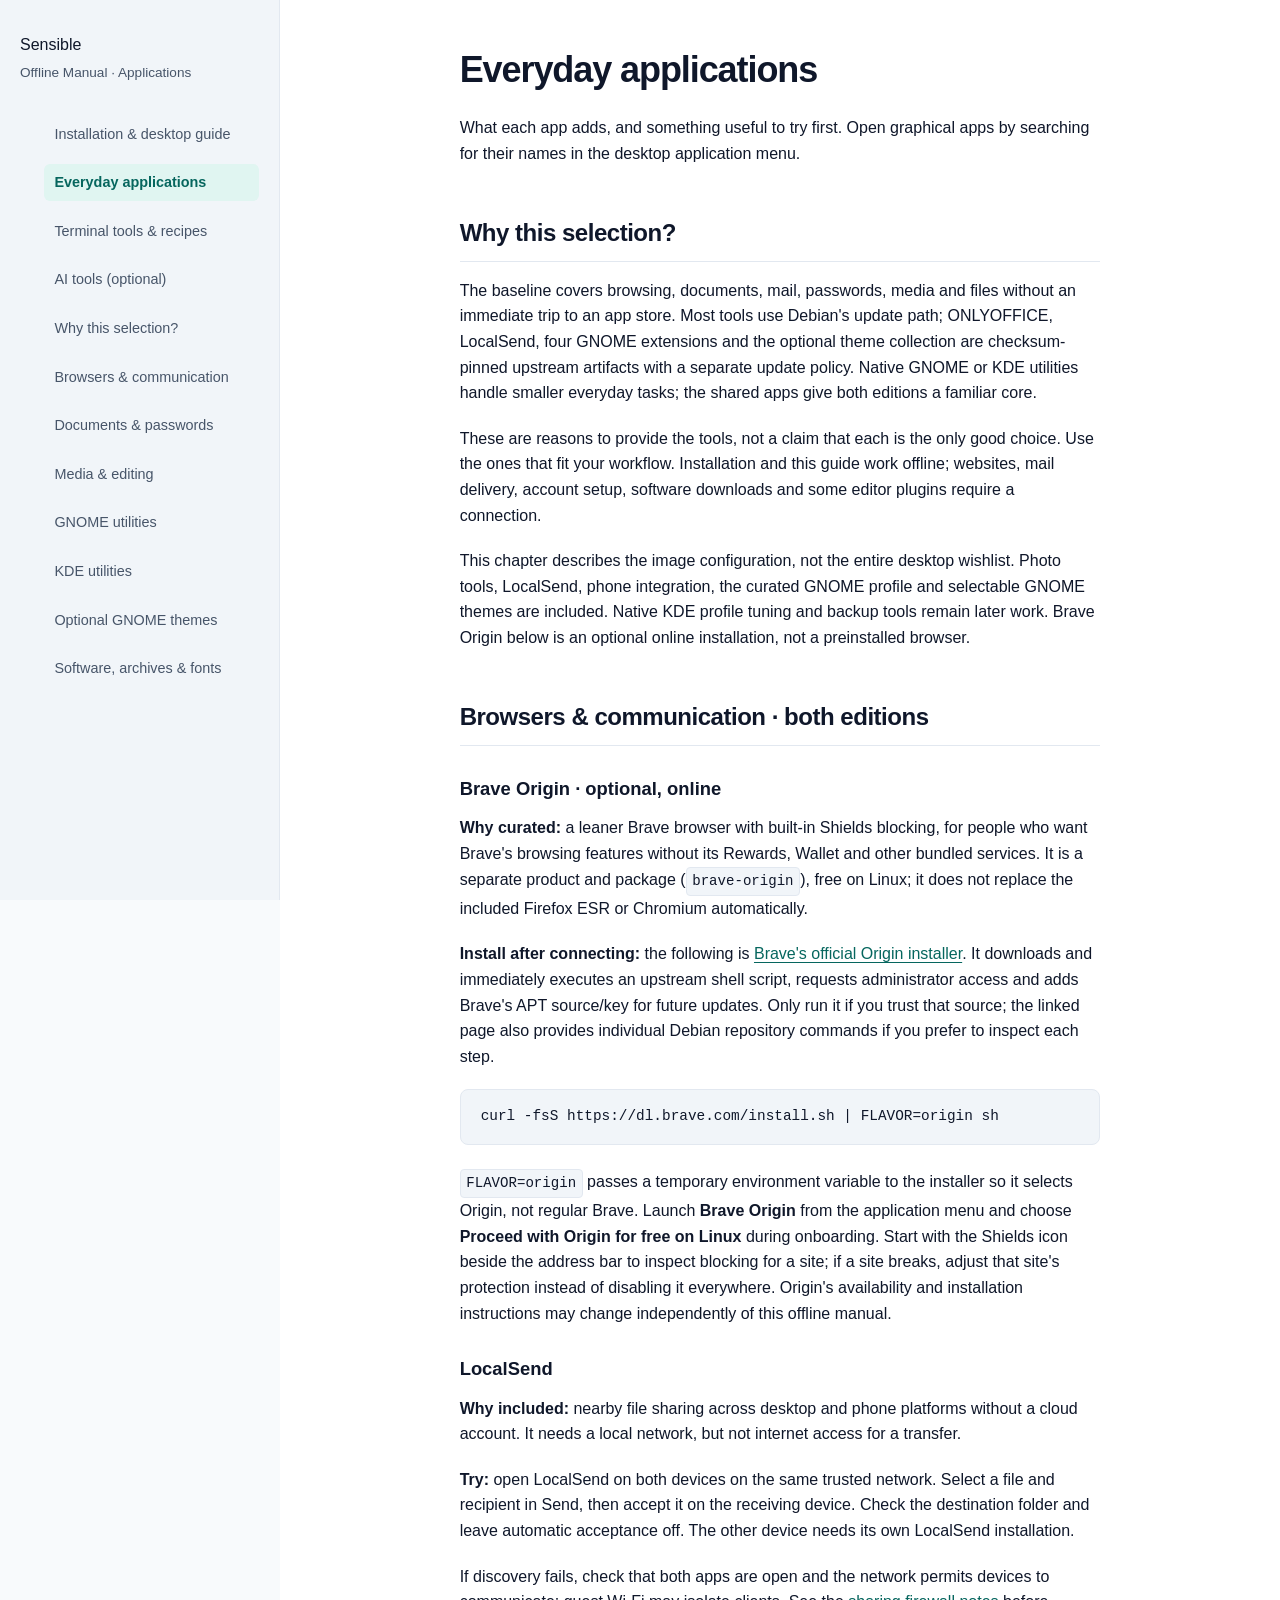
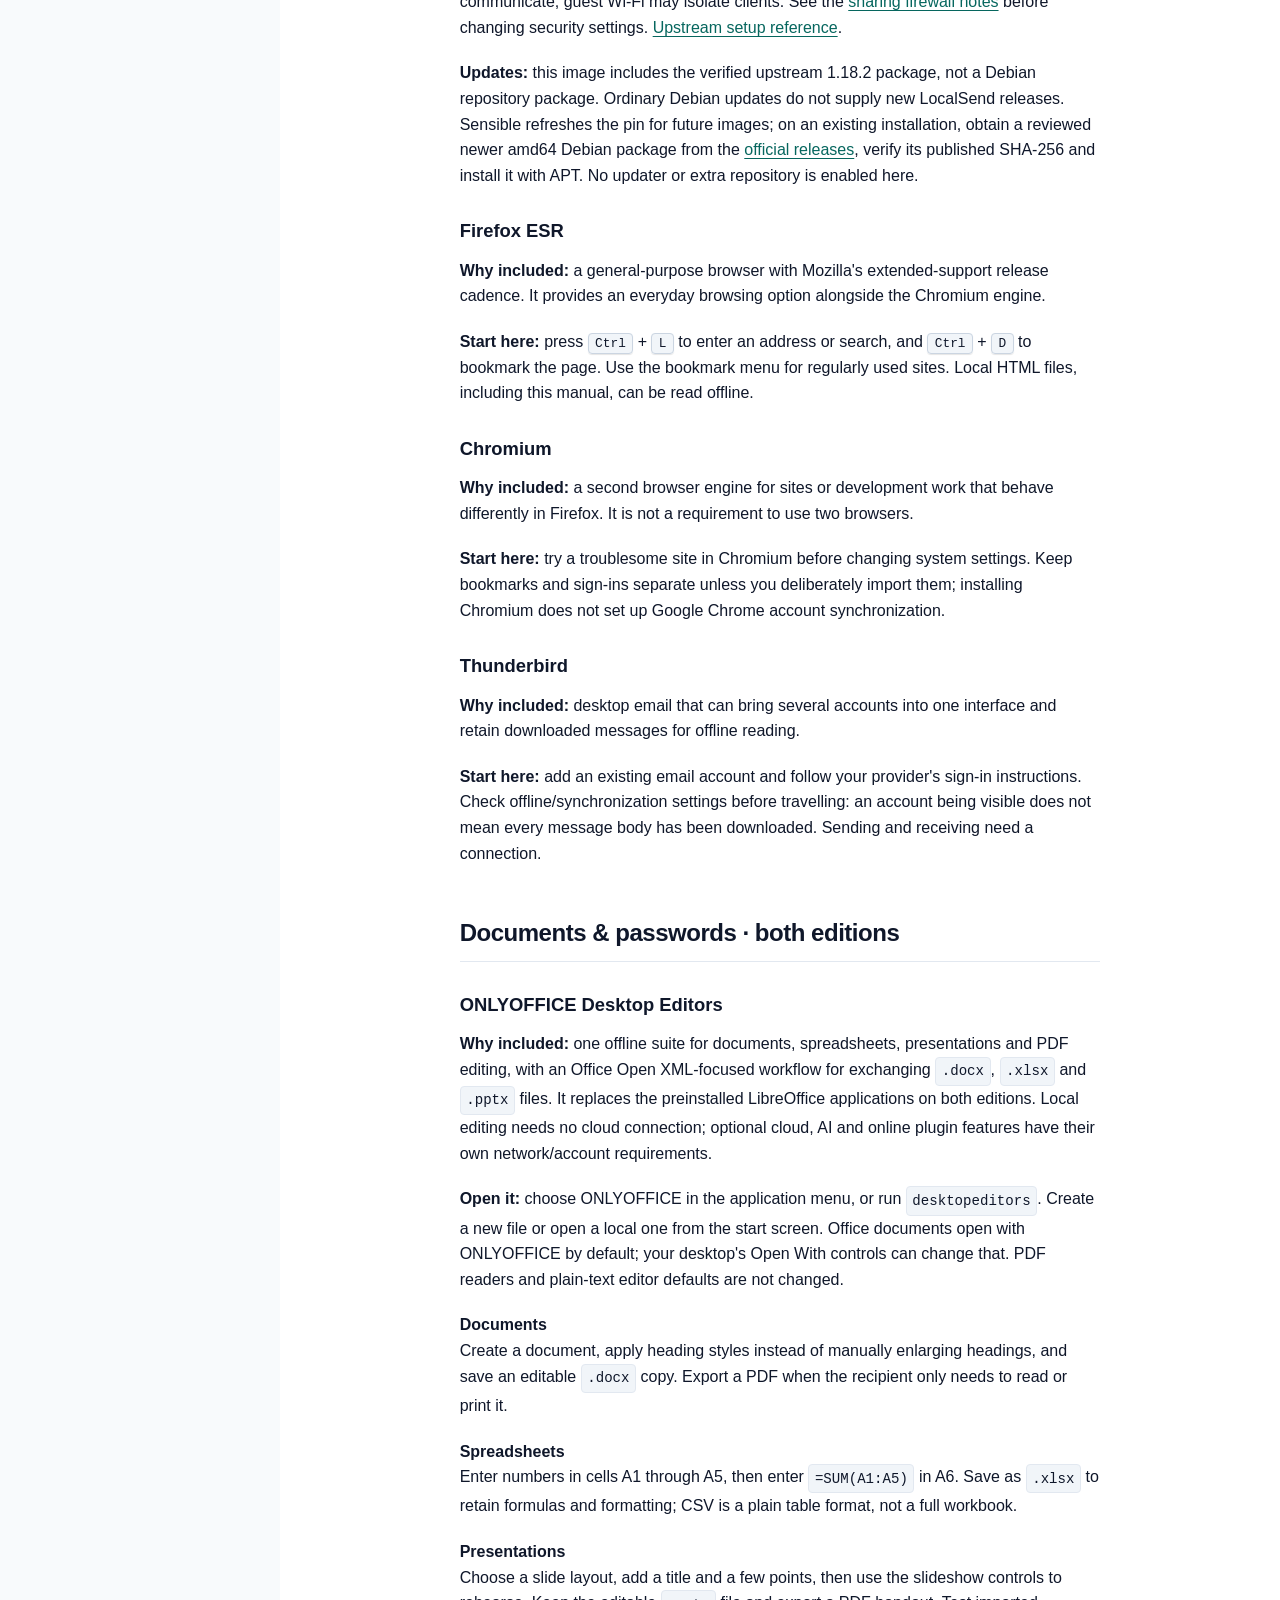
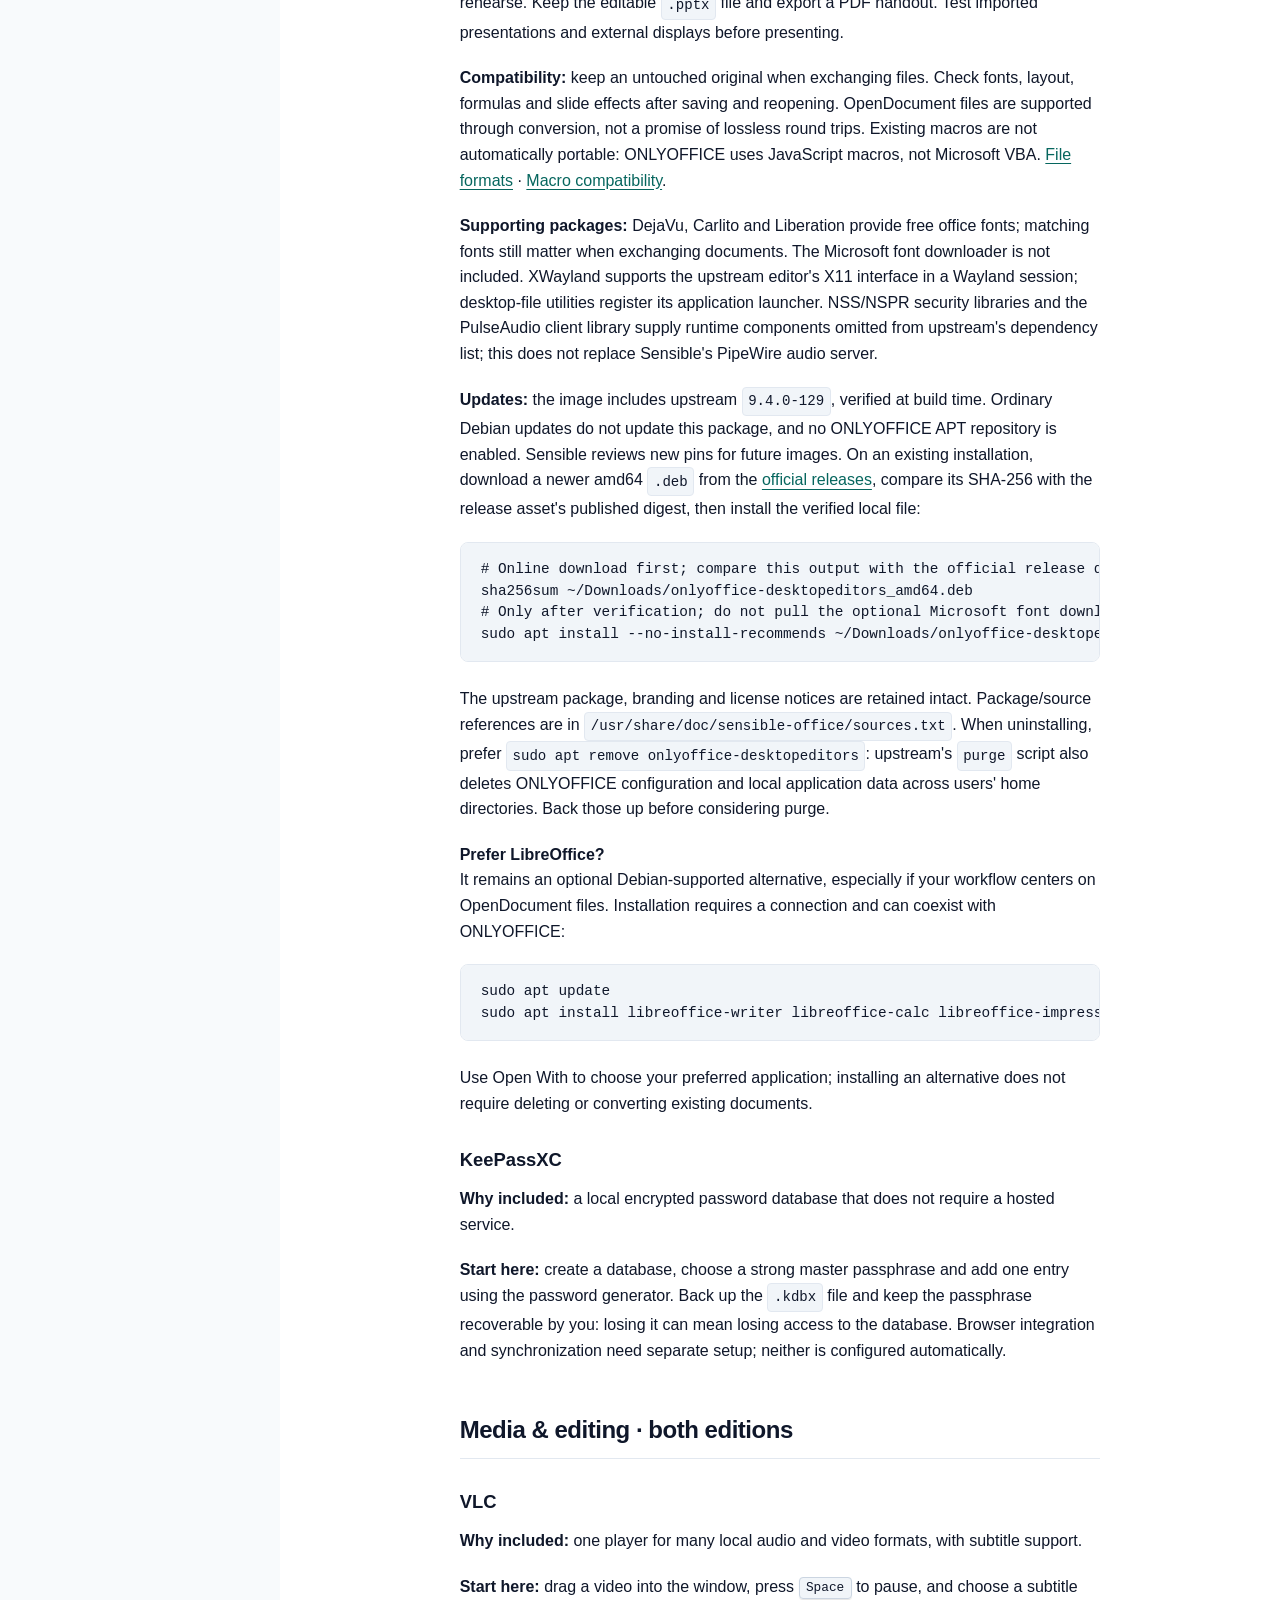
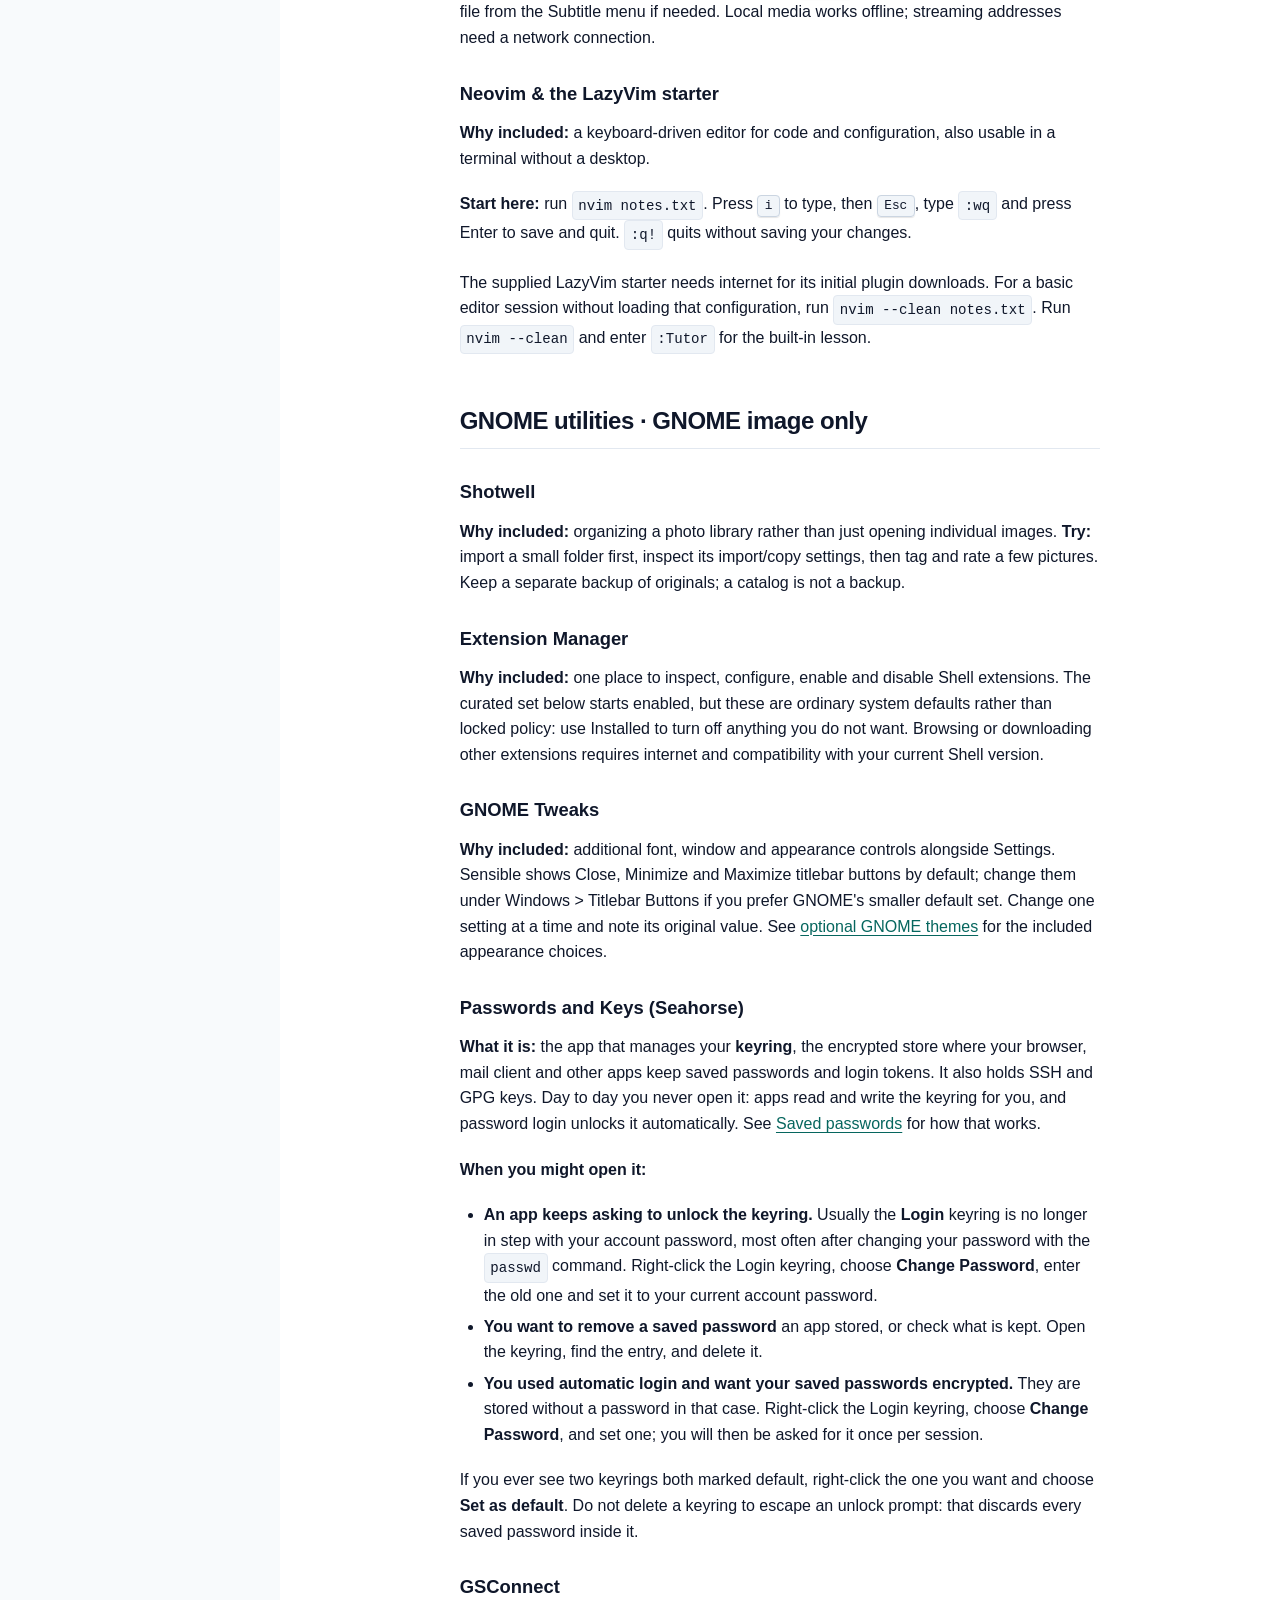
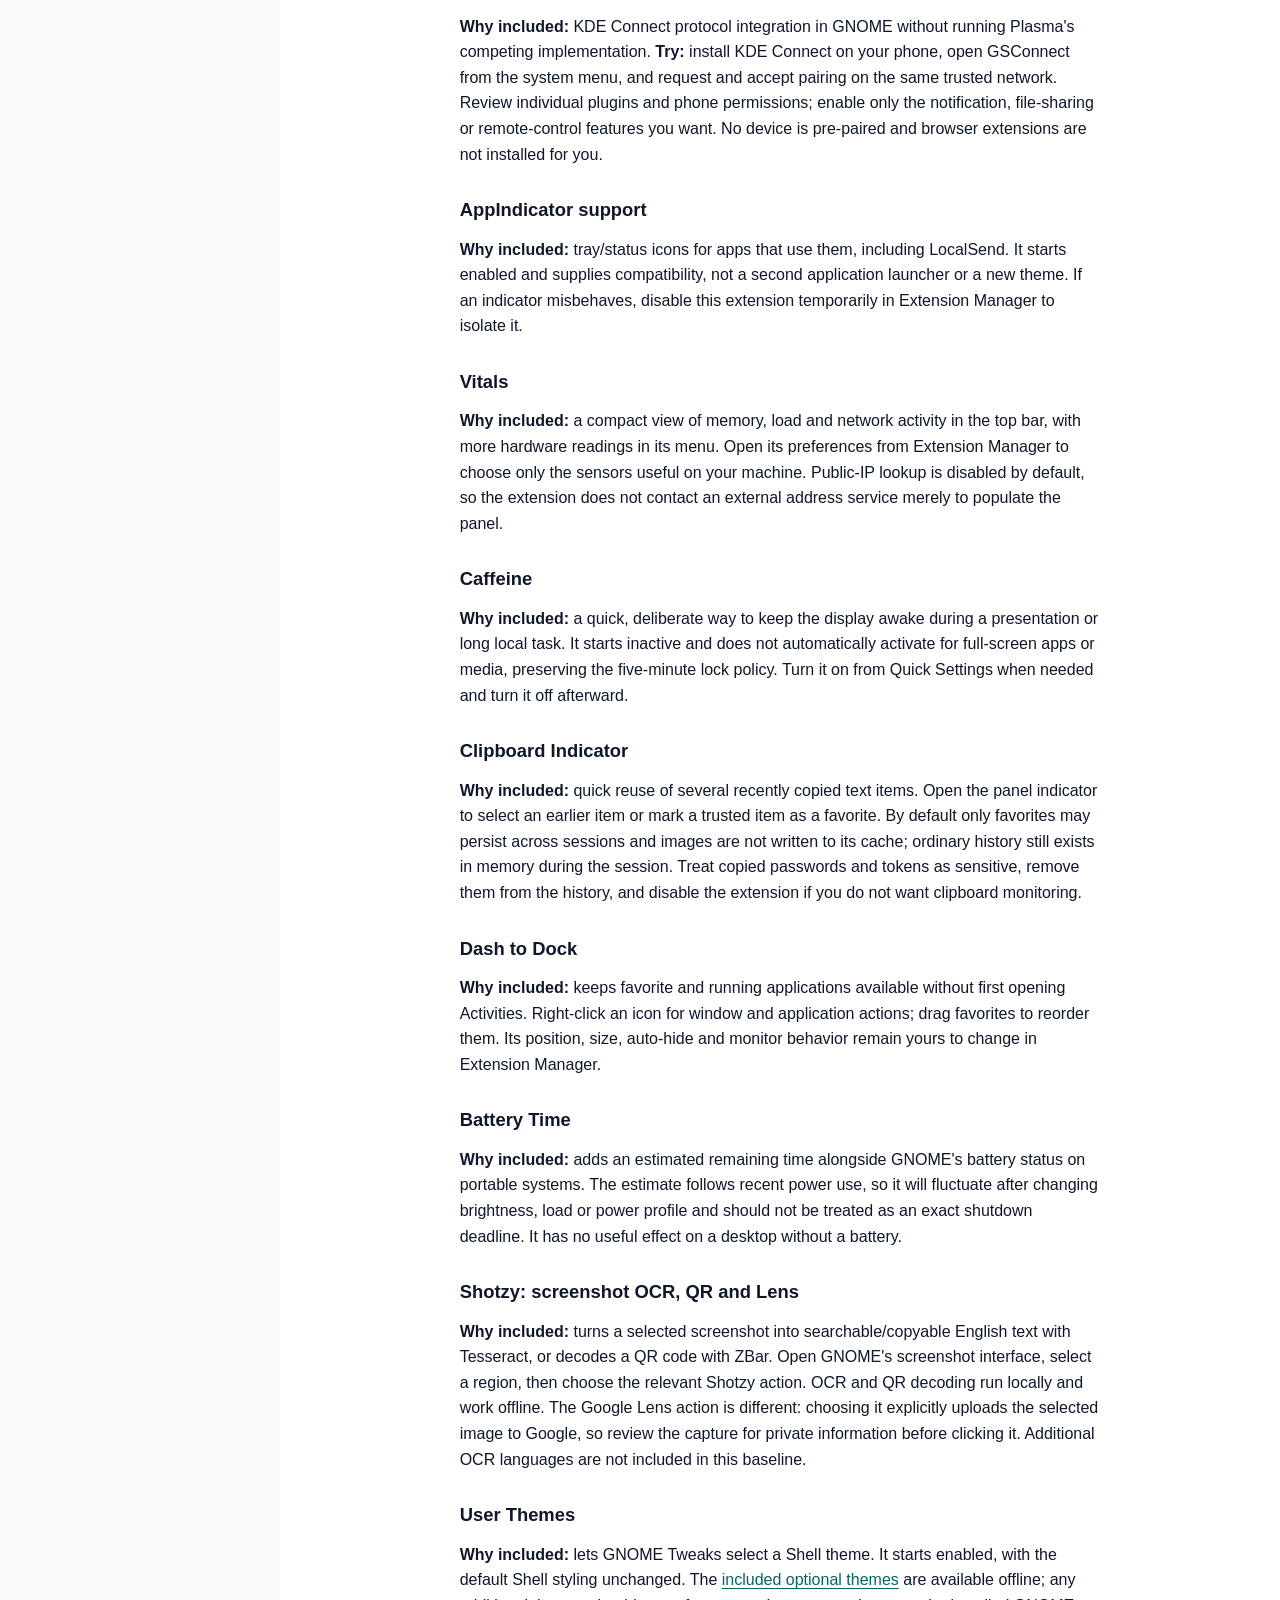
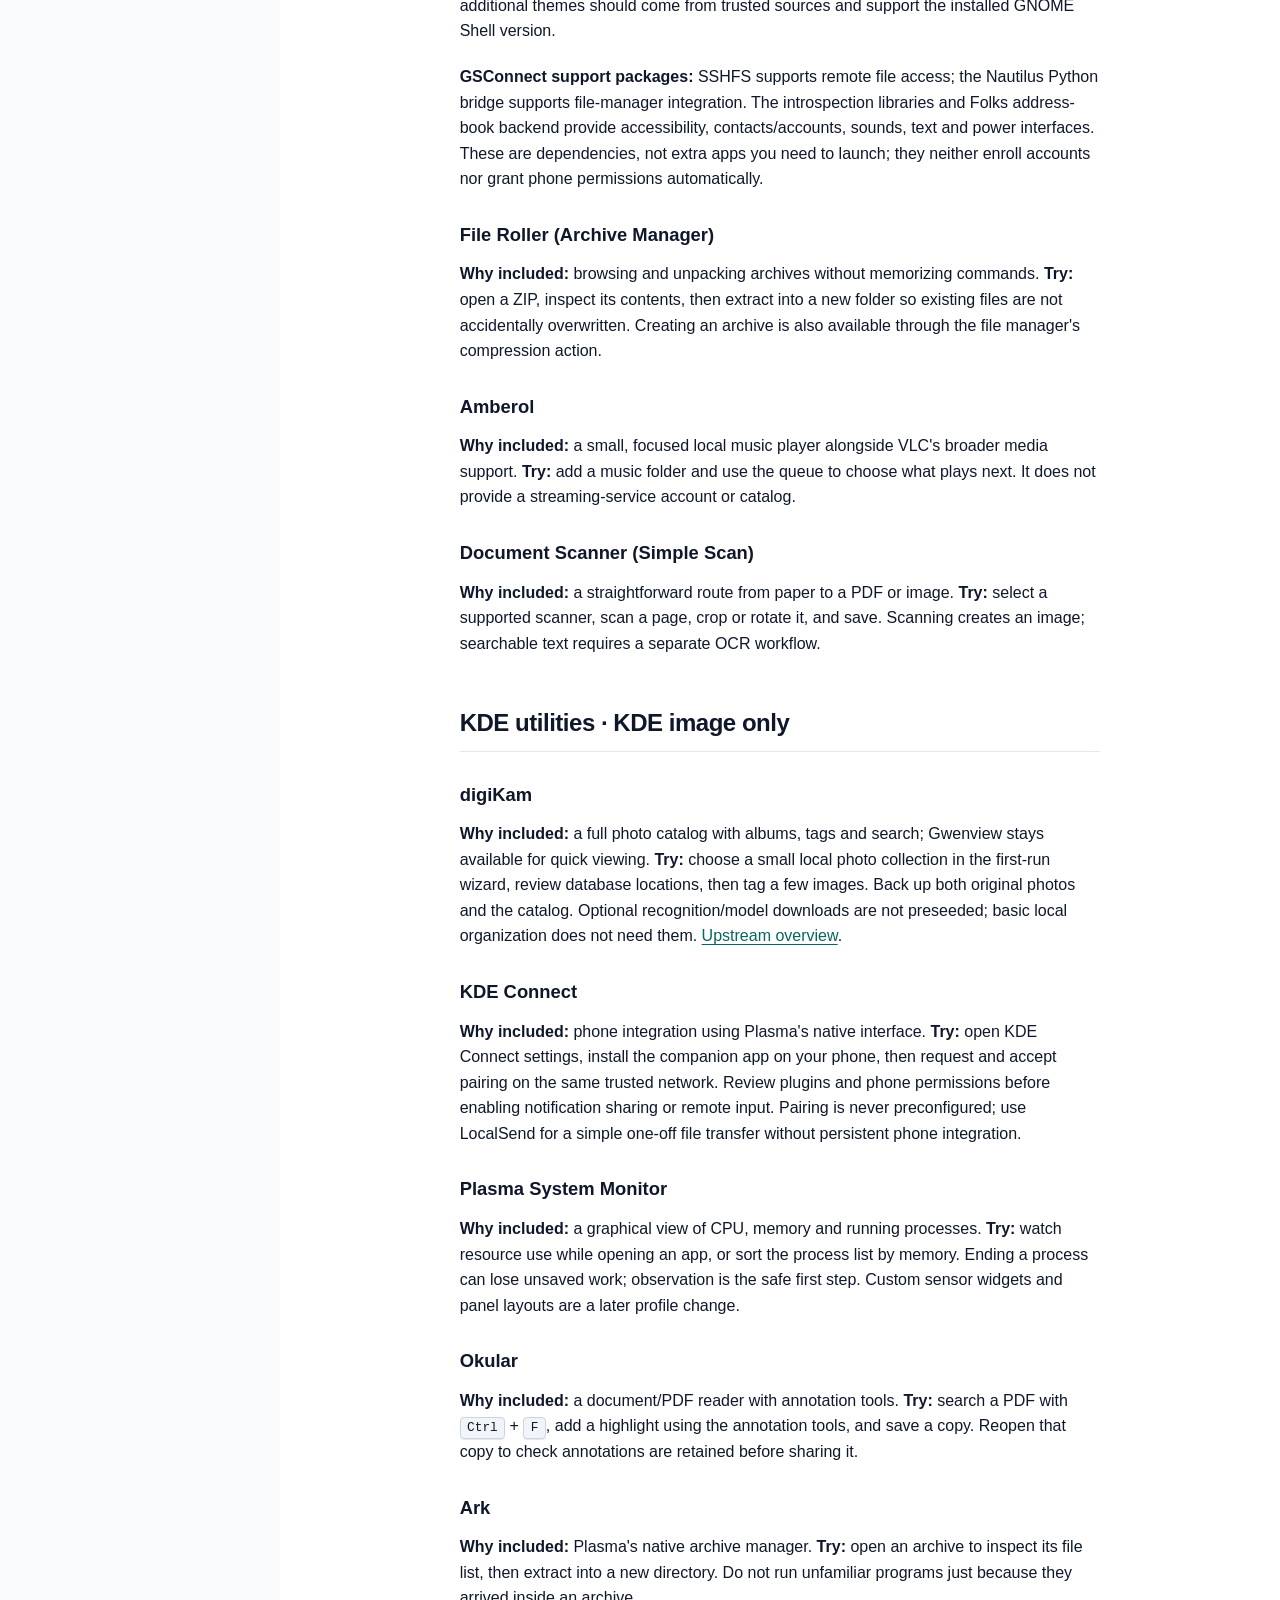
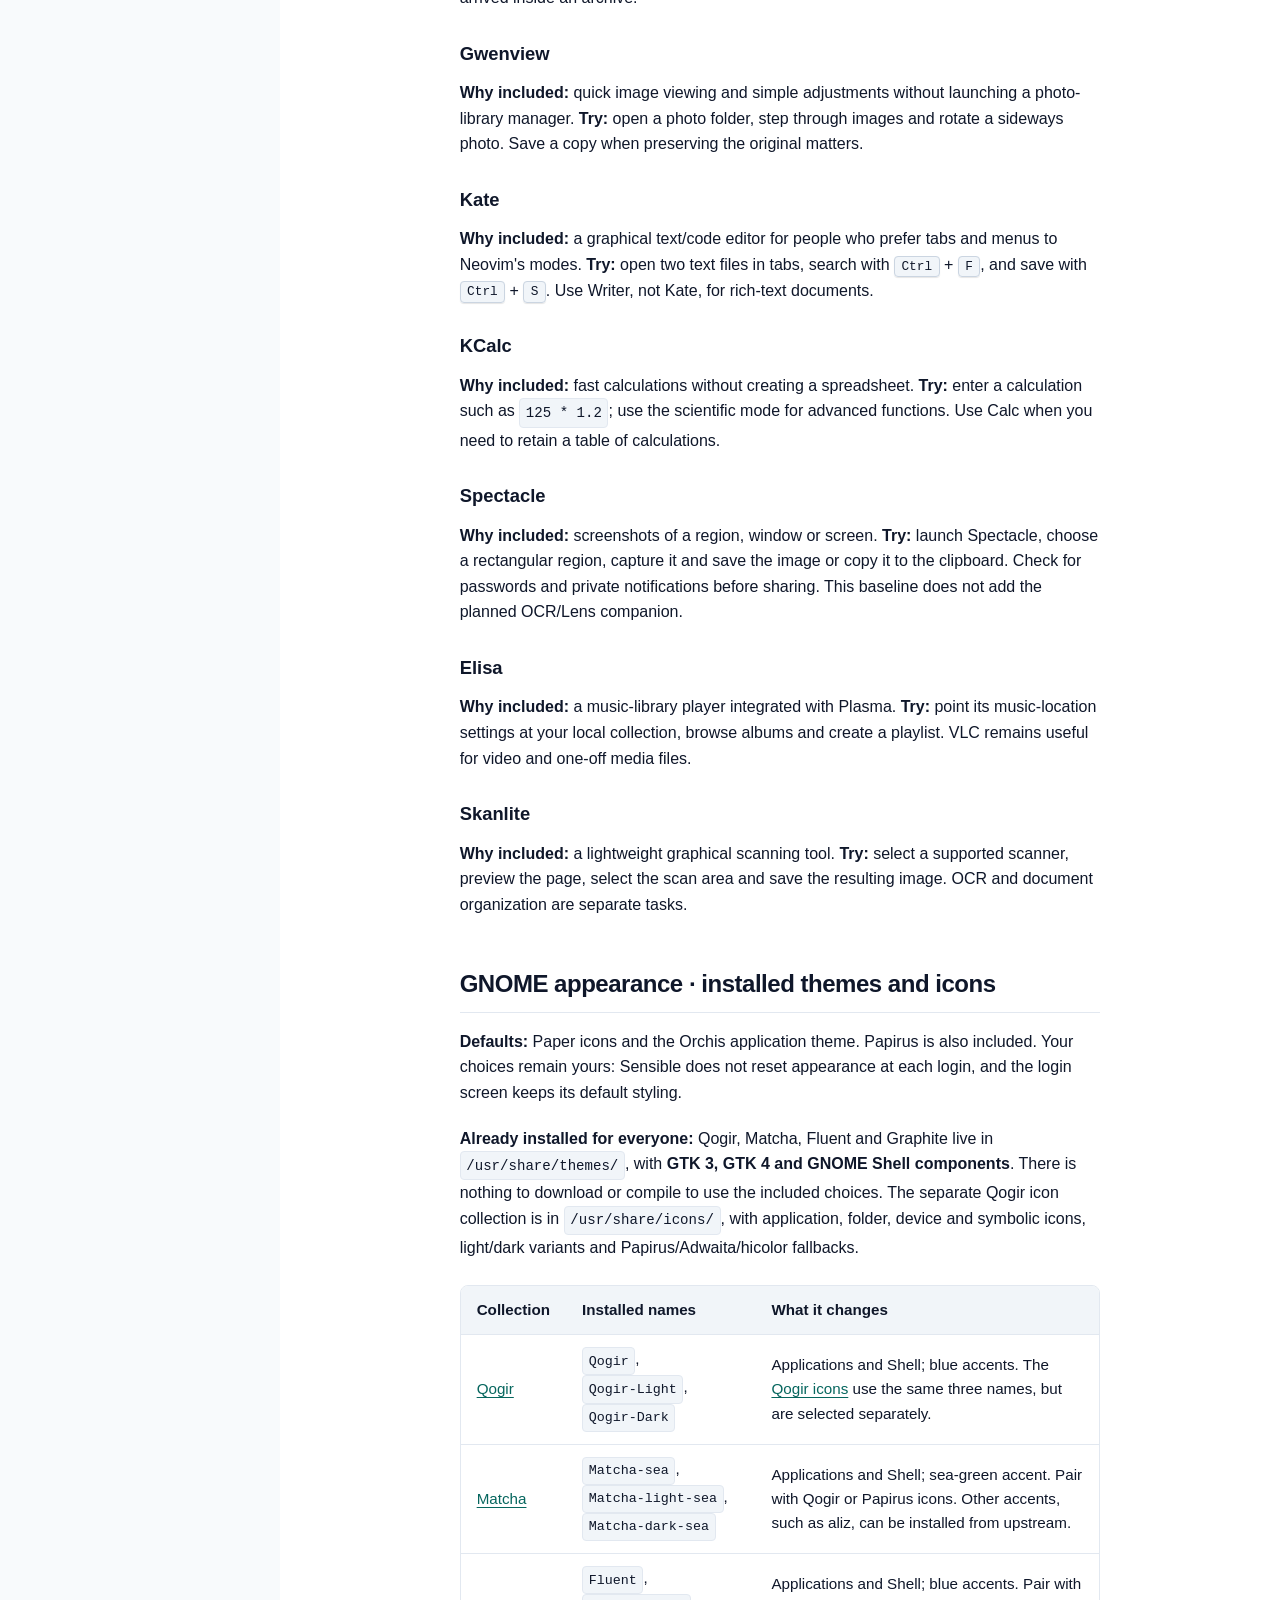
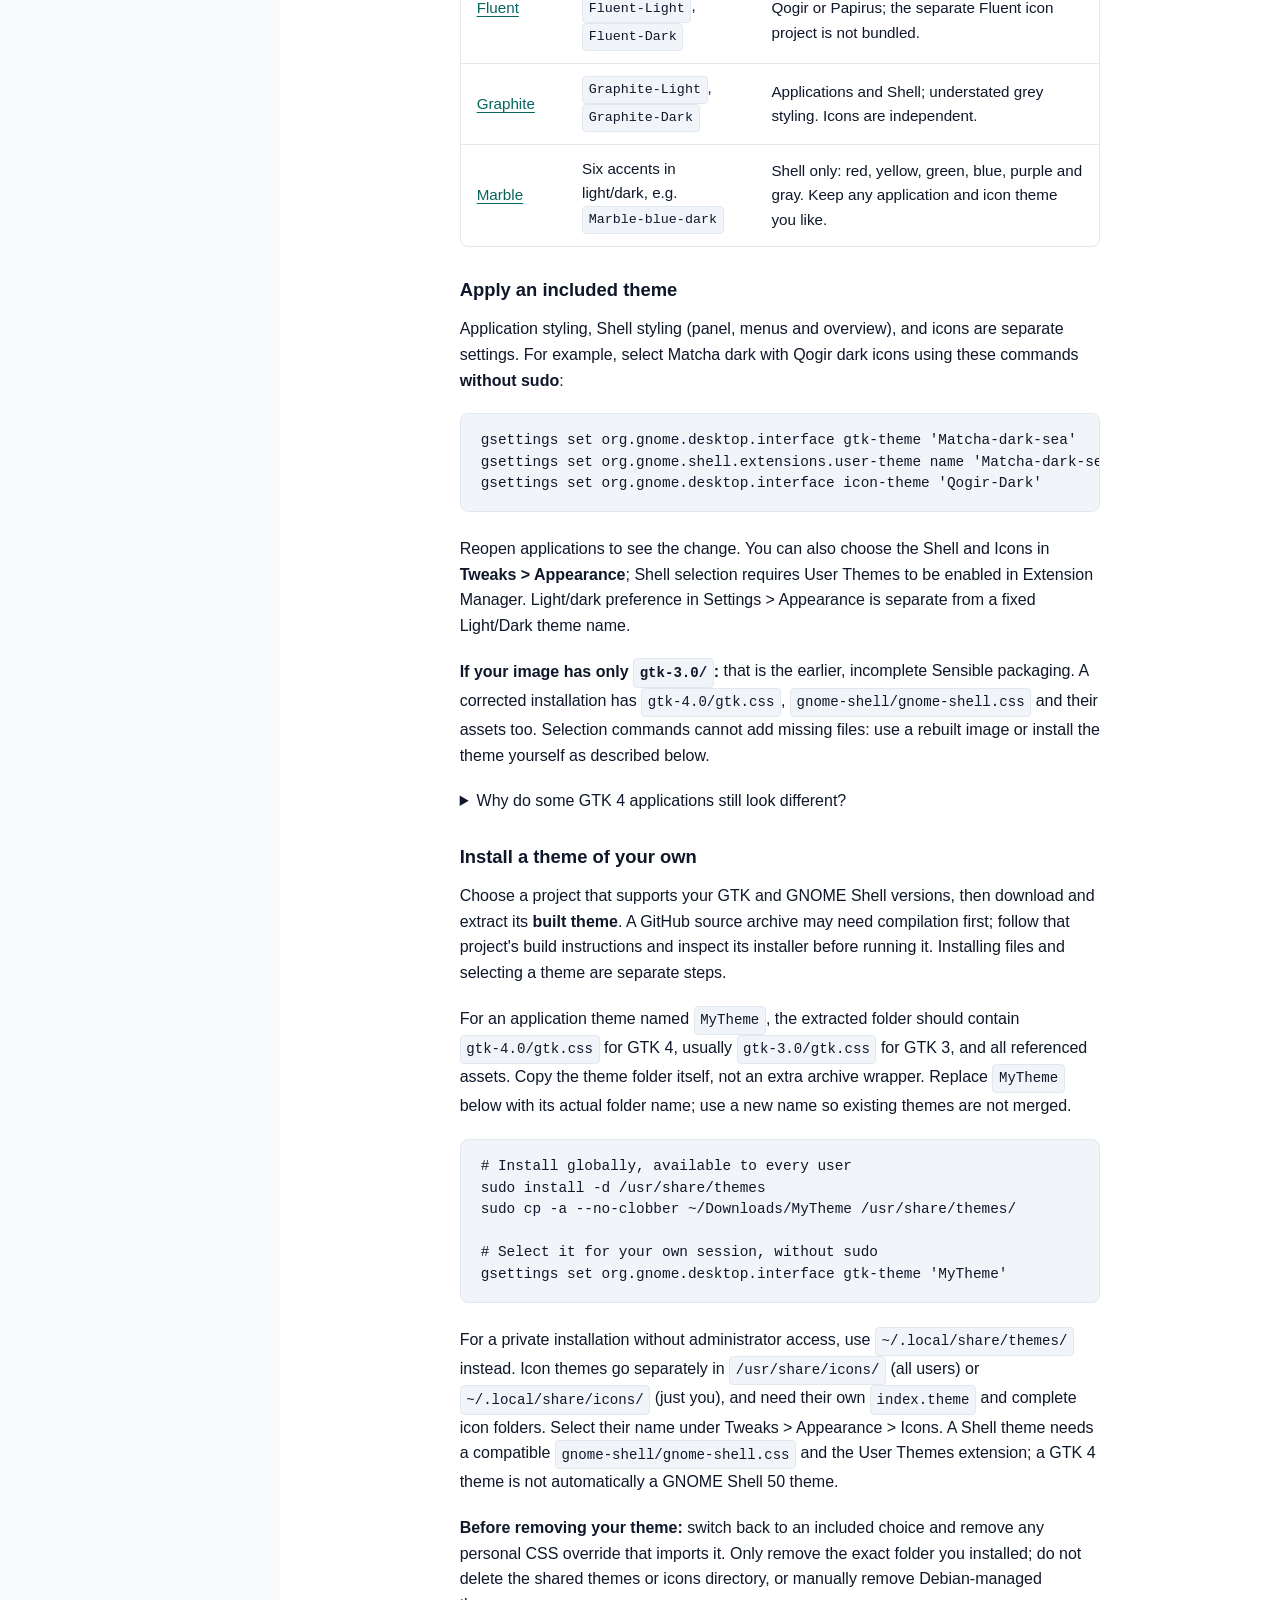
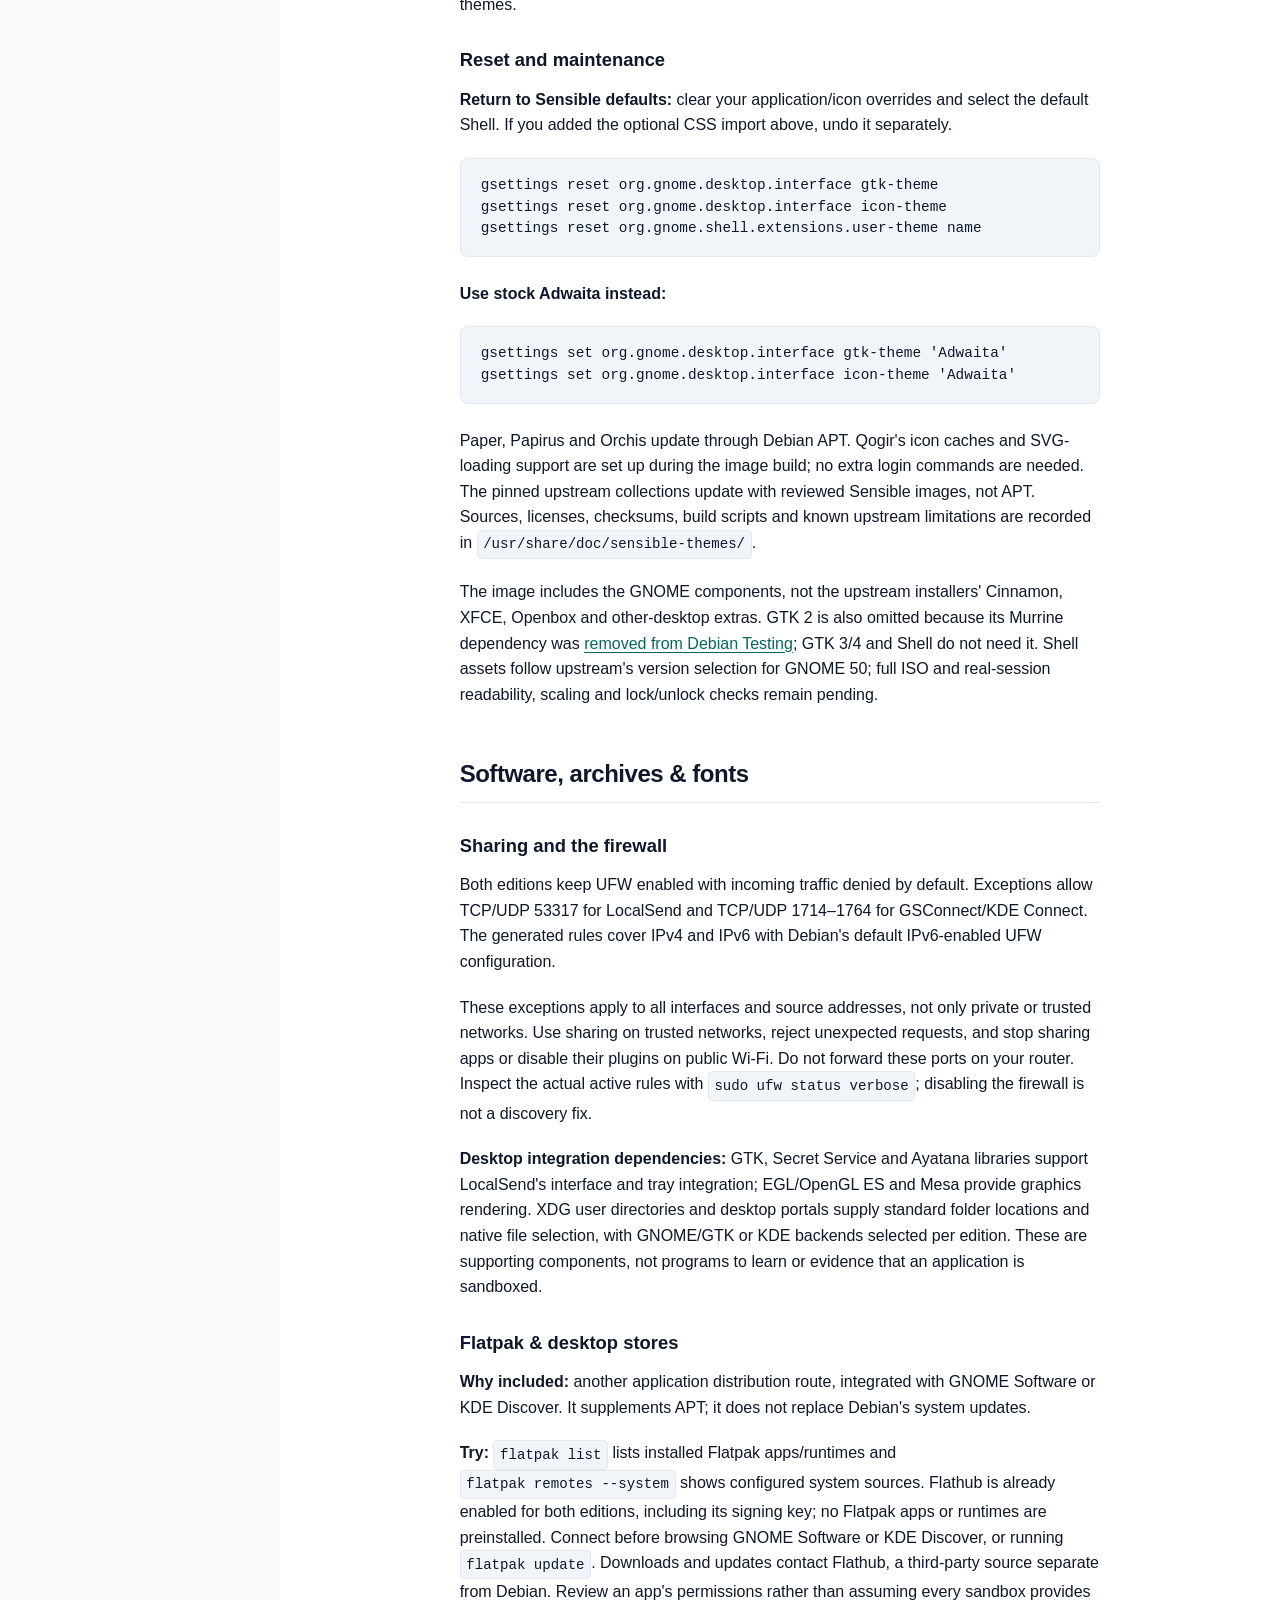
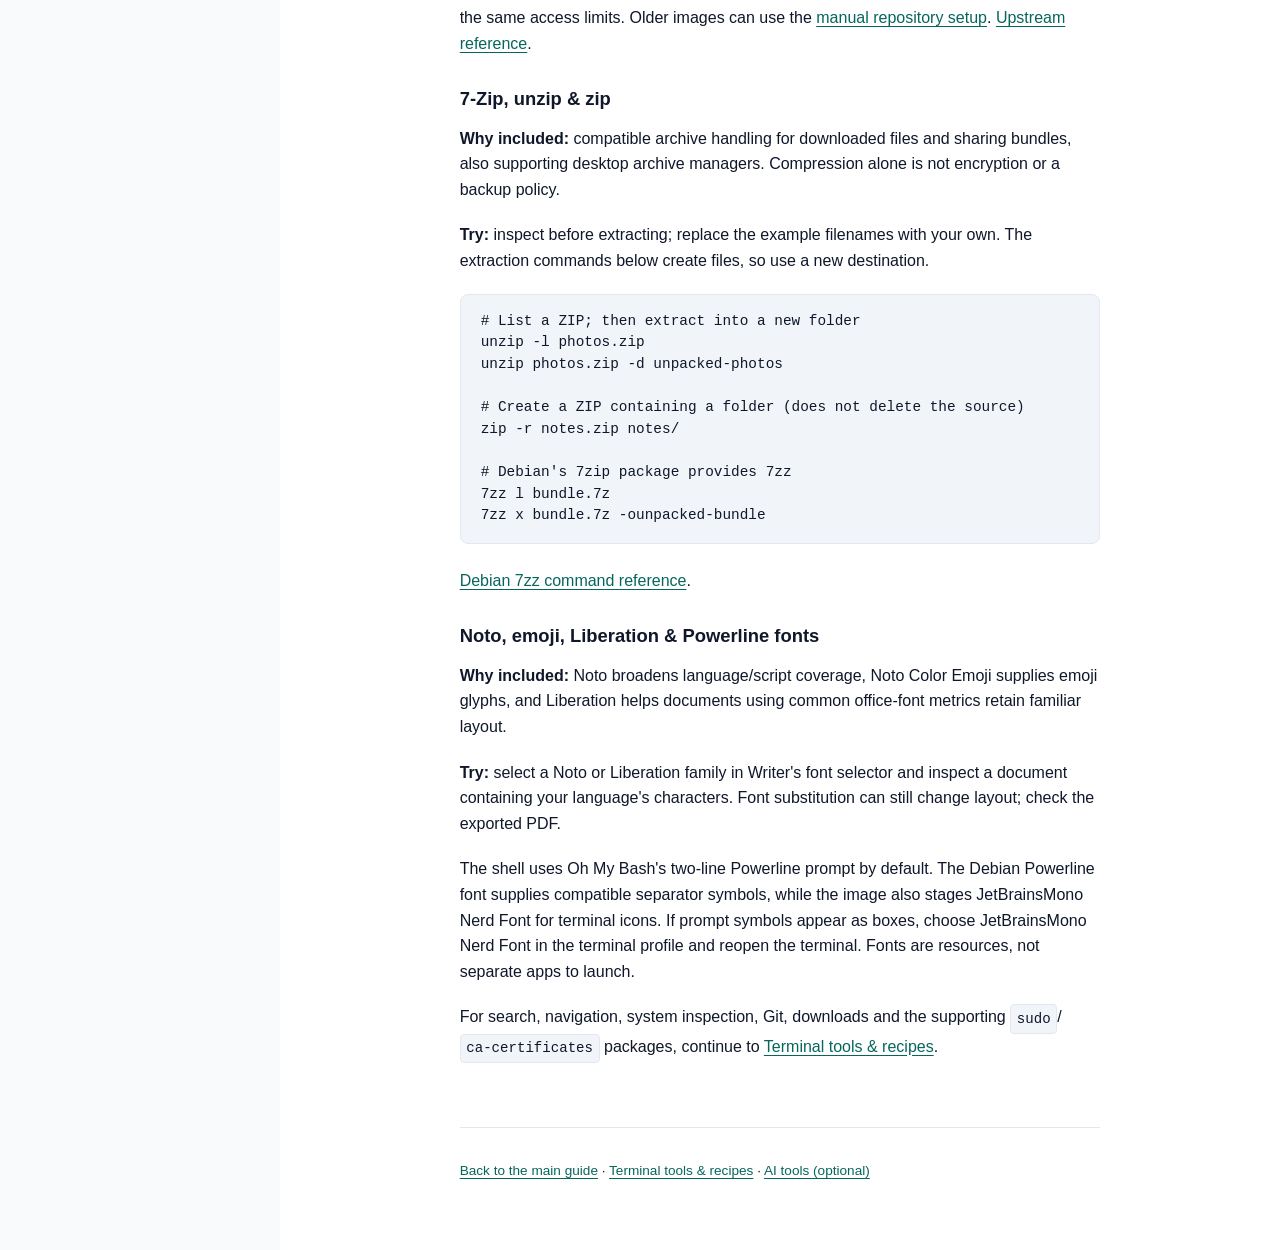
<file: manual/applications.html>
<!DOCTYPE html>
<html lang="en">
<head>
  <meta charset="UTF-8">
  <meta name="viewport" content="width=device-width, initial-scale=1.0">
  <title>Everyday Applications — Sensible Manual</title>
  <link rel="stylesheet" href="manual.css">
</head>
<body>
  <a href="#main" class="skip-link">Skip to main content</a>
  <div class="app-container">
    <aside class="sidebar" aria-label="Documentation Navigation">
      <div class="brand"><div class="brand-title">Sensible</div><div class="brand-subtitle">Offline Manual · Applications</div></div>
      <nav aria-label="Chapters and contents">
        <ul class="nav-list">
          <li><a class="nav-link" href="index.html">Installation &amp; desktop guide</a></li>
          <li><a class="nav-link" href="applications.html" aria-current="page">Everyday applications</a></li>
          <li><a class="nav-link" href="terminal-tools.html">Terminal tools &amp; recipes</a></li>
          <li><a class="nav-link" href="ai-tools.html">AI tools (optional)</a></li>
          <li><a class="nav-link" href="#selection">Why this selection?</a></li>
          <li><a class="nav-link" href="#browsers">Browsers &amp; communication</a></li>
          <li><a class="nav-link" href="#productivity">Documents &amp; passwords</a></li>
          <li><a class="nav-link" href="#media">Media &amp; editing</a></li>
          <li><a class="nav-link" href="#gnome">GNOME utilities</a></li>
          <li><a class="nav-link" href="#kde">KDE utilities</a></li>
          <li><a class="nav-link" href="#themes">Optional GNOME themes</a></li>
          <li><a class="nav-link" href="#support">Software, archives &amp; fonts</a></li>
        </ul>
      </nav>
    </aside>
    <div class="content-wrapper"><main id="main" class="content-main" tabindex="-1">
      <header><h1>Everyday applications</h1><p>What each app adds, and something useful to try first. Open graphical apps by searching for their names in the desktop application menu.</p></header>
      <section id="selection">
        <h2>Why this selection?</h2>
        <p>The baseline covers browsing, documents, mail, passwords, media and files without an immediate trip to an app store. Most tools use Debian's update path; ONLYOFFICE, LocalSend, four GNOME extensions and the optional theme collection are checksum-pinned upstream artifacts with a separate update policy. Native GNOME or KDE utilities handle smaller everyday tasks; the shared apps give both editions a familiar core.</p>
        <p>These are reasons to provide the tools, not a claim that each is the only good choice. Use the ones that fit your workflow. Installation and this guide work offline; websites, mail delivery, account setup, software downloads and some editor plugins require a connection.</p>
        <p>This chapter describes the image configuration, not the entire desktop wishlist. Photo tools, LocalSend, phone integration, the curated GNOME profile and selectable GNOME themes are included. Native KDE profile tuning and backup tools remain later work. Brave Origin below is an optional online installation, not a preinstalled browser.</p>
      </section>
      <section id="browsers">
        <h2>Browsers &amp; communication · both editions</h2>
        <article id="brave-origin"><h3>Brave Origin · optional, online</h3>
          <p><strong>Why curated:</strong> a leaner Brave browser with built-in Shields blocking, for people who want Brave's browsing features without its Rewards, Wallet and other bundled services. It is a separate product and package (<code>brave-origin</code>), free on Linux; it does not replace the included Firefox ESR or Chromium automatically.</p>
          <p><strong>Install after connecting:</strong> the following is <a href="https://brave.com/origin/linux/">Brave's official Origin installer</a>. It downloads and immediately executes an upstream shell script, requests administrator access and adds Brave's APT source/key for future updates. Only run it if you trust that source; the linked page also provides individual Debian repository commands if you prefer to inspect each step.</p>
          <pre><code>curl -fsS https://dl.brave.com/install.sh | FLAVOR=origin sh</code></pre>
          <p><code>FLAVOR=origin</code> passes a temporary environment variable to the installer so it selects Origin, not regular Brave. Launch <strong>Brave Origin</strong> from the application menu and choose <strong>Proceed with Origin for free on Linux</strong> during onboarding. Start with the Shields icon beside the address bar to inspect blocking for a site; if a site breaks, adjust that site's protection instead of disabling it everywhere. Origin's availability and installation instructions may change independently of this offline manual.</p>
        </article>
        <article id="localsend" data-packages="localsend"><h3>LocalSend</h3>
          <p><strong>Why included:</strong> nearby file sharing across desktop and phone platforms without a cloud account. It needs a local network, but not internet access for a transfer.</p>
          <p><strong>Try:</strong> open LocalSend on both devices on the same trusted network. Select a file and recipient in Send, then accept it on the receiving device. Check the destination folder and leave automatic acceptance off. The other device needs its own LocalSend installation.</p>
          <p>If discovery fails, check that both apps are open and the network permits devices to communicate; guest Wi-Fi may isolate clients. See the <a href="#sharing-firewall">sharing firewall notes</a> before changing security settings. <a href="https://github.com/localsend/localsend#setup">Upstream setup reference</a>.</p>
          <p><strong>Updates:</strong> this image includes the verified upstream 1.18.2 package, not a Debian repository package. Ordinary Debian updates do not supply new LocalSend releases. Sensible refreshes the pin for future images; on an existing installation, obtain a reviewed newer amd64 Debian package from the <a href="https://github.com/localsend/localsend/releases">official releases</a>, verify its published SHA-256 and install it with APT. No updater or extra repository is enabled here.</p>
        </article>
        <article id="firefox" data-packages="firefox-esr"><h3>Firefox ESR</h3>
          <p><strong>Why included:</strong> a general-purpose browser with Mozilla's extended-support release cadence. It provides an everyday browsing option alongside the Chromium engine.</p>
          <p><strong>Start here:</strong> press <kbd>Ctrl</kbd> + <kbd>L</kbd> to enter an address or search, and <kbd>Ctrl</kbd> + <kbd>D</kbd> to bookmark the page. Use the bookmark menu for regularly used sites. Local HTML files, including this manual, can be read offline.</p>
        </article>
        <article id="chromium" data-packages="chromium"><h3>Chromium</h3>
          <p><strong>Why included:</strong> a second browser engine for sites or development work that behave differently in Firefox. It is not a requirement to use two browsers.</p>
          <p><strong>Start here:</strong> try a troublesome site in Chromium before changing system settings. Keep bookmarks and sign-ins separate unless you deliberately import them; installing Chromium does not set up Google Chrome account synchronization.</p>
        </article>
        <article id="thunderbird" data-packages="thunderbird"><h3>Thunderbird</h3>
          <p><strong>Why included:</strong> desktop email that can bring several accounts into one interface and retain downloaded messages for offline reading.</p>
          <p><strong>Start here:</strong> add an existing email account and follow your provider's sign-in instructions. Check offline/synchronization settings before travelling: an account being visible does not mean every message body has been downloaded. Sending and receiving need a connection.</p>
        </article>
      </section>
      <section id="productivity">
        <h2>Documents &amp; passwords · both editions</h2>
        <article id="onlyoffice" data-packages="onlyoffice-desktopeditors"><h3>ONLYOFFICE Desktop Editors</h3>
          <p><strong>Why included:</strong> one offline suite for documents, spreadsheets, presentations and PDF editing, with an Office Open XML-focused workflow for exchanging <code>.docx</code>, <code>.xlsx</code> and <code>.pptx</code> files. It replaces the preinstalled LibreOffice applications on both editions. Local editing needs no cloud connection; optional cloud, AI and online plugin features have their own network/account requirements.</p>
          <p><strong>Open it:</strong> choose ONLYOFFICE in the application menu, or run <code>desktopeditors</code>. Create a new file or open a local one from the start screen. Office documents open with ONLYOFFICE by default; your desktop's Open With controls can change that. PDF readers and plain-text editor defaults are not changed.</p>
          <h4 id="writer">Documents</h4>
          <p>Create a document, apply heading styles instead of manually enlarging headings, and save an editable <code>.docx</code> copy. Export a PDF when the recipient only needs to read or print it.</p>
          <h4 id="calc">Spreadsheets</h4>
          <p>Enter numbers in cells A1 through A5, then enter <code>=SUM(A1:A5)</code> in A6. Save as <code>.xlsx</code> to retain formulas and formatting; CSV is a plain table format, not a full workbook.</p>
          <h4 id="impress">Presentations</h4>
          <p>Choose a slide layout, add a title and a few points, then use the slideshow controls to rehearse. Keep the editable <code>.pptx</code> file and export a PDF handout. Test imported presentations and external displays before presenting.</p>
          <p><strong>Compatibility:</strong> keep an untouched original when exchanging files. Check fonts, layout, formulas and slide effects after saving and reopening. OpenDocument files are supported through conversion, not a promise of lossless round trips. Existing macros are not automatically portable: ONLYOFFICE uses JavaScript macros, not Microsoft VBA. <a href="https://helpcenter.onlyoffice.com/docs/userguides/document_editor/supportedformats.aspx">File formats</a> · <a href="https://api.onlyoffice.com/docs/plugins/more-information/faq/">Macro compatibility</a>.</p>
          <p data-packages="fonts-dejavu fonts-crosextra-carlito xwayland desktop-file-utils libnss3 libnspr4 libpulse0"><strong>Supporting packages:</strong> DejaVu, Carlito and Liberation provide free office fonts; matching fonts still matter when exchanging documents. The Microsoft font downloader is not included. XWayland supports the upstream editor's X11 interface in a Wayland session; desktop-file utilities register its application launcher. NSS/NSPR security libraries and the PulseAudio client library supply runtime components omitted from upstream's dependency list; this does not replace Sensible's PipeWire audio server.</p>
          <p><strong>Updates:</strong> the image includes upstream <code>9.4.0-129</code>, verified at build time. Ordinary Debian updates do not update this package, and no ONLYOFFICE APT repository is enabled. Sensible reviews new pins for future images. On an existing installation, download a newer amd64 <code>.deb</code> from the <a href="https://github.com/ONLYOFFICE/DesktopEditors/releases">official releases</a>, compare its SHA-256 with the release asset's published digest, then install the verified local file:</p>
          <pre><code># Online download first; compare this output with the official release digest
sha256sum ~/Downloads/onlyoffice-desktopeditors_amd64.deb
# Only after verification; do not pull the optional Microsoft font downloader
sudo apt install --no-install-recommends ~/Downloads/onlyoffice-desktopeditors_amd64.deb</code></pre>
          <p>The upstream package, branding and license notices are retained intact. Package/source references are in <code>/usr/share/doc/sensible-office/sources.txt</code>. When uninstalling, prefer <code>sudo apt remove onlyoffice-desktopeditors</code>: upstream's <code>purge</code> script also deletes ONLYOFFICE configuration and local application data across users' home directories. Back those up before considering purge.</p>
          <h4>Prefer LibreOffice?</h4>
          <p>It remains an optional Debian-supported alternative, especially if your workflow centers on OpenDocument files. Installation requires a connection and can coexist with ONLYOFFICE:</p>
          <pre><code>sudo apt update
sudo apt install libreoffice-writer libreoffice-calc libreoffice-impress</code></pre>
          <p>Use Open With to choose your preferred application; installing an alternative does not require deleting or converting existing documents.</p>
        </article>
        <article id="keepassxc" data-packages="keepassxc"><h3>KeePassXC</h3>
          <p><strong>Why included:</strong> a local encrypted password database that does not require a hosted service.</p>
          <p><strong>Start here:</strong> create a database, choose a strong master passphrase and add one entry using the password generator. Back up the <code>.kdbx</code> file and keep the passphrase recoverable by you: losing it can mean losing access to the database. Browser integration and synchronization need separate setup; neither is configured automatically.</p>
        </article>
      </section>
      <section id="media">
        <h2>Media &amp; editing · both editions</h2>
        <article id="vlc" data-packages="vlc"><h3>VLC</h3>
          <p><strong>Why included:</strong> one player for many local audio and video formats, with subtitle support.</p>
          <p><strong>Start here:</strong> drag a video into the window, press <kbd>Space</kbd> to pause, and choose a subtitle file from the Subtitle menu if needed. Local media works offline; streaming addresses need a network connection.</p>
        </article>
        <article id="neovim" data-packages="neovim"><h3>Neovim &amp; the LazyVim starter</h3>
          <p><strong>Why included:</strong> a keyboard-driven editor for code and configuration, also usable in a terminal without a desktop.</p>
          <p><strong>Start here:</strong> run <code>nvim notes.txt</code>. Press <kbd>i</kbd> to type, then <kbd>Esc</kbd>, type <code>:wq</code> and press Enter to save and quit. <code>:q!</code> quits without saving your changes.</p>
          <p>The supplied LazyVim starter needs internet for its initial plugin downloads. For a basic editor session without loading that configuration, run <code>nvim --clean notes.txt</code>. Run <code>nvim --clean</code> and enter <code>:Tutor</code> for the built-in lesson.</p>
        </article>
      </section>
      <section id="gnome">
        <h2>GNOME utilities · GNOME image only</h2>
        <article id="shotwell" data-packages="shotwell"><h3>Shotwell</h3><p><strong>Why included:</strong> organizing a photo library rather than just opening individual images. <strong>Try:</strong> import a small folder first, inspect its import/copy settings, then tag and rate a few pictures. Keep a separate backup of originals; a catalog is not a backup.</p></article>
        <article id="extension-manager" data-packages="gnome-shell-extension-manager"><h3>Extension Manager</h3><p><strong>Why included:</strong> one place to inspect, configure, enable and disable Shell extensions. The curated set below starts enabled, but these are ordinary system defaults rather than locked policy: use Installed to turn off anything you do not want. Browsing or downloading other extensions requires internet and compatibility with your current Shell version.</p></article>
        <article id="gnome-tweaks" data-packages="gnome-tweaks"><h3>GNOME Tweaks</h3><p><strong>Why included:</strong> additional font, window and appearance controls alongside Settings. Sensible shows Close, Minimize and Maximize titlebar buttons by default; change them under Windows &gt; Titlebar Buttons if you prefer GNOME's smaller default set. Change one setting at a time and note its original value. See <a href="#themes">optional GNOME themes</a> for the included appearance choices.</p></article>
        <article id="seahorse" data-packages="seahorse"><h3>Passwords and Keys (Seahorse)</h3><p><strong>What it is:</strong> the app that manages your <strong>keyring</strong>, the encrypted store where your browser, mail client and other apps keep saved passwords and login tokens. It also holds SSH and GPG keys. Day to day you never open it: apps read and write the keyring for you, and password login unlocks it automatically. See <a href="index.html#desktop-credentials">Saved passwords</a> for how that works.</p><p><strong>When you might open it:</strong></p><ul><li><strong>An app keeps asking to unlock the keyring.</strong> Usually the <strong>Login</strong> keyring is no longer in step with your account password, most often after changing your password with the <code>passwd</code> command. Right-click the Login keyring, choose <strong>Change Password</strong>, enter the old one and set it to your current account password.</li><li><strong>You want to remove a saved password</strong> an app stored, or check what is kept. Open the keyring, find the entry, and delete it.</li><li><strong>You used automatic login and want your saved passwords encrypted.</strong> They are stored without a password in that case. Right-click the Login keyring, choose <strong>Change Password</strong>, and set one; you will then be asked for it once per session.</li></ul><p>If you ever see two keyrings both marked default, right-click the one you want and choose <strong>Set as default</strong>. Do not delete a keyring to escape an unlock prompt: that discards every saved password inside it.</p></article>
        <article id="gsconnect" data-packages="gnome-shell-extension-gsconnect"><h3>GSConnect</h3><p><strong>Why included:</strong> KDE Connect protocol integration in GNOME without running Plasma's competing implementation. <strong>Try:</strong> install KDE Connect on your phone, open GSConnect from the system menu, and request and accept pairing on the same trusted network. Review individual plugins and phone permissions; enable only the notification, file-sharing or remote-control features you want. No device is pre-paired and browser extensions are not installed for you.</p></article>
        <article id="appindicator" data-packages="gnome-shell-extension-appindicator"><h3>AppIndicator support</h3><p><strong>Why included:</strong> tray/status icons for apps that use them, including LocalSend. It starts enabled and supplies compatibility, not a second application launcher or a new theme. If an indicator misbehaves, disable this extension temporarily in Extension Manager to isolate it.</p></article>
        <article id="vitals" data-packages="gir1.2-gtop-2.0 lm-sensors"><h3>Vitals</h3><p><strong>Why included:</strong> a compact view of memory, load and network activity in the top bar, with more hardware readings in its menu. Open its preferences from Extension Manager to choose only the sensors useful on your machine. Public-IP lookup is disabled by default, so the extension does not contact an external address service merely to populate the panel.</p></article>
        <article id="caffeine" data-packages="gnome-shell-extension-caffeine"><h3>Caffeine</h3><p><strong>Why included:</strong> a quick, deliberate way to keep the display awake during a presentation or long local task. It starts inactive and does not automatically activate for full-screen apps or media, preserving the five-minute lock policy. Turn it on from Quick Settings when needed and turn it off afterward.</p></article>
        <article id="clipboard-indicator"><h3>Clipboard Indicator</h3><p><strong>Why included:</strong> quick reuse of several recently copied text items. Open the panel indicator to select an earlier item or mark a trusted item as a favorite. By default only favorites may persist across sessions and images are not written to its cache; ordinary history still exists in memory during the session. Treat copied passwords and tokens as sensitive, remove them from the history, and disable the extension if you do not want clipboard monitoring.</p></article>
        <article id="dash-to-dock" data-packages="gnome-shell-extension-dashtodock"><h3>Dash to Dock</h3><p><strong>Why included:</strong> keeps favorite and running applications available without first opening Activities. Right-click an icon for window and application actions; drag favorites to reorder them. Its position, size, auto-hide and monitor behavior remain yours to change in Extension Manager.</p></article>
        <article id="battery-time"><h3>Battery Time</h3><p><strong>Why included:</strong> adds an estimated remaining time alongside GNOME's battery status on portable systems. The estimate follows recent power use, so it will fluctuate after changing brightness, load or power profile and should not be treated as an exact shutdown deadline. It has no useful effect on a desktop without a battery.</p></article>
        <article id="shotzy" data-packages="tesseract-ocr tesseract-ocr-eng zbar-tools"><h3>Shotzy: screenshot OCR, QR and Lens</h3><p><strong>Why included:</strong> turns a selected screenshot into searchable/copyable English text with Tesseract, or decodes a QR code with ZBar. Open GNOME's screenshot interface, select a region, then choose the relevant Shotzy action. OCR and QR decoding run locally and work offline. The Google Lens action is different: choosing it explicitly uploads the selected image to Google, so review the capture for private information before clicking it. Additional OCR languages are not included in this baseline.</p></article>
        <article id="user-themes" data-packages="gnome-shell-extension-user-theme"><h3>User Themes</h3><p><strong>Why included:</strong> lets GNOME Tweaks select a Shell theme. It starts enabled, with the default Shell styling unchanged. The <a href="#themes">included optional themes</a> are available offline; any additional themes should come from trusted sources and support the installed GNOME Shell version.</p></article>
        <p data-packages="sshfs python3-nautilus gir1.2-atspi-2.0 gir1.2-folks-0.7 gir1.2-goa-1.0 gir1.2-gsound-1.0 gir1.2-pango-1.0 gir1.2-upowerglib-1.0 libfolks-eds26"><strong>GSConnect support packages:</strong> SSHFS supports remote file access; the Nautilus Python bridge supports file-manager integration. The introspection libraries and Folks address-book backend provide accessibility, contacts/accounts, sounds, text and power interfaces. These are dependencies, not extra apps you need to launch; they neither enroll accounts nor grant phone permissions automatically.</p>
        <article id="file-roller" data-packages="file-roller"><h3>File Roller (Archive Manager)</h3><p><strong>Why included:</strong> browsing and unpacking archives without memorizing commands. <strong>Try:</strong> open a ZIP, inspect its contents, then extract into a new folder so existing files are not accidentally overwritten. Creating an archive is also available through the file manager's compression action.</p></article>
        <article id="amberol" data-packages="amberol"><h3>Amberol</h3><p><strong>Why included:</strong> a small, focused local music player alongside VLC's broader media support. <strong>Try:</strong> add a music folder and use the queue to choose what plays next. It does not provide a streaming-service account or catalog.</p></article>
        <article id="simple-scan" data-packages="simple-scan"><h3>Document Scanner (Simple Scan)</h3><p><strong>Why included:</strong> a straightforward route from paper to a PDF or image. <strong>Try:</strong> select a supported scanner, scan a page, crop or rotate it, and save. Scanning creates an image; searchable text requires a separate OCR workflow.</p></article>
      </section>
      <section id="kde">
        <h2>KDE utilities · KDE image only</h2>
        <article id="digikam" data-packages="digikam"><h3>digiKam</h3><p><strong>Why included:</strong> a full photo catalog with albums, tags and search; Gwenview stays available for quick viewing. <strong>Try:</strong> choose a small local photo collection in the first-run wizard, review database locations, then tag a few images. Back up both original photos and the catalog. Optional recognition/model downloads are not preseeded; basic local organization does not need them. <a href="https://www.digikam.org/about/">Upstream overview</a>.</p></article>
        <article id="kdeconnect" data-packages="kdeconnect"><h3>KDE Connect</h3><p><strong>Why included:</strong> phone integration using Plasma's native interface. <strong>Try:</strong> open KDE Connect settings, install the companion app on your phone, then request and accept pairing on the same trusted network. Review plugins and phone permissions before enabling notification sharing or remote input. Pairing is never preconfigured; use LocalSend for a simple one-off file transfer without persistent phone integration.</p></article>
        <article id="plasma-systemmonitor" data-packages="plasma-systemmonitor"><h3>Plasma System Monitor</h3><p><strong>Why included:</strong> a graphical view of CPU, memory and running processes. <strong>Try:</strong> watch resource use while opening an app, or sort the process list by memory. Ending a process can lose unsaved work; observation is the safe first step. Custom sensor widgets and panel layouts are a later profile change.</p></article>
        <article id="okular" data-packages="okular"><h3>Okular</h3><p><strong>Why included:</strong> a document/PDF reader with annotation tools. <strong>Try:</strong> search a PDF with <kbd>Ctrl</kbd> + <kbd>F</kbd>, add a highlight using the annotation tools, and save a copy. Reopen that copy to check annotations are retained before sharing it.</p></article>
        <article id="ark" data-packages="ark"><h3>Ark</h3><p><strong>Why included:</strong> Plasma's native archive manager. <strong>Try:</strong> open an archive to inspect its file list, then extract into a new directory. Do not run unfamiliar programs just because they arrived inside an archive.</p></article>
        <article id="gwenview" data-packages="gwenview"><h3>Gwenview</h3><p><strong>Why included:</strong> quick image viewing and simple adjustments without launching a photo-library manager. <strong>Try:</strong> open a photo folder, step through images and rotate a sideways photo. Save a copy when preserving the original matters.</p></article>
        <article id="kate" data-packages="kate"><h3>Kate</h3><p><strong>Why included:</strong> a graphical text/code editor for people who prefer tabs and menus to Neovim's modes. <strong>Try:</strong> open two text files in tabs, search with <kbd>Ctrl</kbd> + <kbd>F</kbd>, and save with <kbd>Ctrl</kbd> + <kbd>S</kbd>. Use Writer, not Kate, for rich-text documents.</p></article>
        <article id="kcalc" data-packages="kcalc"><h3>KCalc</h3><p><strong>Why included:</strong> fast calculations without creating a spreadsheet. <strong>Try:</strong> enter a calculation such as <code>125 * 1.2</code>; use the scientific mode for advanced functions. Use Calc when you need to retain a table of calculations.</p></article>
        <article id="spectacle" data-packages="kde-spectacle"><h3>Spectacle</h3><p><strong>Why included:</strong> screenshots of a region, window or screen. <strong>Try:</strong> launch Spectacle, choose a rectangular region, capture it and save the image or copy it to the clipboard. Check for passwords and private notifications before sharing. This baseline does not add the planned OCR/Lens companion.</p></article>
        <article id="elisa" data-packages="elisa"><h3>Elisa</h3><p><strong>Why included:</strong> a music-library player integrated with Plasma. <strong>Try:</strong> point its music-location settings at your local collection, browse albums and create a playlist. VLC remains useful for video and one-off media files.</p></article>
        <article id="skanlite" data-packages="skanlite"><h3>Skanlite</h3><p><strong>Why included:</strong> a lightweight graphical scanning tool. <strong>Try:</strong> select a supported scanner, preview the page, select the scan area and save the resulting image. OCR and document organization are separate tasks.</p></article>
      </section>
      <section id="themes">
        <h2>GNOME appearance · installed themes and icons</h2>
        <p data-packages="paper-icon-theme papirus-icon-theme orchis-gtk-theme"><strong>Defaults:</strong> Paper icons and the Orchis application theme. Papirus is also included. Your choices remain yours: Sensible does not reset appearance at each login, and the login screen keeps its default styling.</p>
        <p><strong>Already installed for everyone:</strong> Qogir, Matcha, Fluent and Graphite live in <code>/usr/share/themes/</code>, with <strong>GTK 3, GTK 4 and GNOME Shell components</strong>. There is nothing to download or compile to use the included choices. The separate Qogir icon collection is in <code>/usr/share/icons/</code>, with application, folder, device and symbolic icons, light/dark variants and Papirus/Adwaita/hicolor fallbacks.</p>
        <div class="table-container"><table>
          <thead><tr><th>Collection</th><th>Installed names</th><th>What it changes</th></tr></thead>
          <tbody>
            <tr><td><a href="https://github.com/vinceliuice/Qogir-theme">Qogir</a></td><td><code>Qogir</code>, <code>Qogir-Light</code>, <code>Qogir-Dark</code></td><td>Applications and Shell; blue accents. The <a href="https://github.com/vinceliuice/Qogir-icon-theme">Qogir icons</a> use the same three names, but are selected separately.</td></tr>
            <tr><td><a href="https://github.com/vinceliuice/Matcha-gtk-theme">Matcha</a></td><td><code>Matcha-sea</code>, <code>Matcha-light-sea</code>, <code>Matcha-dark-sea</code></td><td>Applications and Shell; sea-green accent. Pair with Qogir or Papirus icons. Other accents, such as aliz, can be installed from upstream.</td></tr>
            <tr><td><a href="https://github.com/vinceliuice/Fluent-gtk-theme">Fluent</a></td><td><code>Fluent</code>, <code>Fluent-Light</code>, <code>Fluent-Dark</code></td><td>Applications and Shell; blue accents. Pair with Qogir or Papirus; the separate Fluent icon project is not bundled.</td></tr>
            <tr><td><a href="https://github.com/vinceliuice/Graphite-gtk-theme">Graphite</a></td><td><code>Graphite-Light</code>, <code>Graphite-Dark</code></td><td>Applications and Shell; understated grey styling. Icons are independent.</td></tr>
            <tr><td><a href="https://github.com/imarkoff/Marble-shell-theme">Marble</a></td><td>Six accents in light/dark, e.g. <code>Marble-blue-dark</code></td><td>Shell only: red, yellow, green, blue, purple and gray. Keep any application and icon theme you like.</td></tr>
          </tbody>
        </table></div>
        <h3>Apply an included theme</h3>
        <p>Application styling, Shell styling (panel, menus and overview), and icons are separate settings. For example, select Matcha dark with Qogir dark icons using these commands <strong>without sudo</strong>:</p>
        <pre><code>gsettings set org.gnome.desktop.interface gtk-theme 'Matcha-dark-sea'
gsettings set org.gnome.shell.extensions.user-theme name 'Matcha-dark-sea'
gsettings set org.gnome.desktop.interface icon-theme 'Qogir-Dark'</code></pre>
        <p>Reopen applications to see the change. You can also choose the Shell and Icons in <strong>Tweaks &gt; Appearance</strong>; Shell selection requires User Themes to be enabled in Extension Manager. Light/dark preference in Settings &gt; Appearance is separate from a fixed Light/Dark theme name.</p>
        <p><strong>If your image has only <code>gtk-3.0/</code>:</strong> that is the earlier, incomplete Sensible packaging. A corrected installation has <code>gtk-4.0/gtk.css</code>, <code>gnome-shell/gnome-shell.css</code> and their assets too. Selection commands cannot add missing files: use a rebuilt image or install the theme yourself as described below.</p>
        <details><summary>Why do some GTK 4 applications still look different?</summary>
          <p>GTK 4 and libadwaita are not the same thing. Standard GTK applications can load the installed theme; libadwaita applications manage their own styling and commonly keep Adwaita. Installing globally does not override that. Flatpak applications also have a separate runtime. Sensible does not force a global CSS override or relax all Flatpak permissions.</p>
          <p>Upstream offers a separate libadwaita override. If you deliberately want to try it, this equivalent personal CSS import uses the already installed Matcha files. It refuses to overwrite an existing <code>gtk.css</code>; review and back up any existing customization first. A fixed dark override can interfere with automatic light/dark or high-contrast behavior and may need removing after toolkit updates.</p>
          <pre><code>mkdir -p ~/.config/gtk-4.0
( set -C; printf '@import url("file:///usr/share/themes/Matcha-dark-sea/gtk-4.0/gtk.css");\n' &gt; ~/.config/gtk-4.0/gtk.css )</code></pre>
          <p>Restart the application. To undo the import created above, move it aside, then restart the application again:</p>
          <pre><code>mv -i ~/.config/gtk-4.0/gtk.css ~/.config/gtk-4.0/gtk.css.disabled</code></pre>
          <p>This is optional, not part of first-login setup, and not a promise that every application will look identical. <a href="https://docs.gtk.org/gtk4/class.CssProvider.html">GTK theme loading</a> and the <a href="https://github.com/vinceliuice/Matcha-gtk-theme">upstream installation options</a> explain the separate mechanisms.</p>
        </details>
        <h3>Install a theme of your own</h3>
        <p>Choose a project that supports your GTK and GNOME Shell versions, then download and extract its <strong>built theme</strong>. A GitHub source archive may need compilation first; follow that project's build instructions and inspect its installer before running it. Installing files and selecting a theme are separate steps.</p>
        <p>For an application theme named <code>MyTheme</code>, the extracted folder should contain <code>gtk-4.0/gtk.css</code> for GTK 4, usually <code>gtk-3.0/gtk.css</code> for GTK 3, and all referenced assets. Copy the theme folder itself, not an extra archive wrapper. Replace <code>MyTheme</code> below with its actual folder name; use a new name so existing themes are not merged.</p>
        <pre><code># Install globally, available to every user
sudo install -d /usr/share/themes
sudo cp -a --no-clobber ~/Downloads/MyTheme /usr/share/themes/

# Select it for your own session, without sudo
gsettings set org.gnome.desktop.interface gtk-theme 'MyTheme'</code></pre>
        <p>For a private installation without administrator access, use <code>~/.local/share/themes/</code> instead. Icon themes go separately in <code>/usr/share/icons/</code> (all users) or <code>~/.local/share/icons/</code> (just you), and need their own <code>index.theme</code> and complete icon folders. Select their name under Tweaks &gt; Appearance &gt; Icons. A Shell theme needs a compatible <code>gnome-shell/gnome-shell.css</code> and the User Themes extension; a GTK 4 theme is not automatically a GNOME Shell 50 theme.</p>
        <p><strong>Before removing your theme:</strong> switch back to an included choice and remove any personal CSS override that imports it. Only remove the exact folder you installed; do not delete the shared themes or icons directory, or manually remove Debian-managed themes.</p>
        <h3>Reset and maintenance</h3>
        <p><strong>Return to Sensible defaults:</strong> clear your application/icon overrides and select the default Shell. If you added the optional CSS import above, undo it separately.</p>
        <pre><code>gsettings reset org.gnome.desktop.interface gtk-theme
gsettings reset org.gnome.desktop.interface icon-theme
gsettings reset org.gnome.shell.extensions.user-theme name</code></pre>
        <p><strong>Use stock Adwaita instead:</strong></p>
        <pre><code>gsettings set org.gnome.desktop.interface gtk-theme 'Adwaita'
gsettings set org.gnome.desktop.interface icon-theme 'Adwaita'</code></pre>
        <p data-packages="gtk-update-icon-cache librsvg2-common">Paper, Papirus and Orchis update through Debian APT. Qogir's icon caches and SVG-loading support are set up during the image build; no extra login commands are needed. The pinned upstream collections update with reviewed Sensible images, not APT. Sources, licenses, checksums, build scripts and known upstream limitations are recorded in <code>/usr/share/doc/sensible-themes/</code>.</p>
        <p>The image includes the GNOME components, not the upstream installers' Cinnamon, XFCE, Openbox and other-desktop extras. GTK 2 is also omitted because its Murrine dependency was <a href="https://tracker.debian.org/news/1703411/gtk2-engines-murrine-removed-from-testing/">removed from Debian Testing</a>; GTK 3/4 and Shell do not need it. Shell assets follow upstream's version selection for GNOME 50; full ISO and real-session readability, scaling and lock/unlock checks remain pending.</p>
      </section>
      <section id="support">
        <h2>Software, archives &amp; fonts</h2>
        <article id="sharing-firewall"><h3>Sharing and the firewall</h3>
          <p>Both editions keep UFW enabled with incoming traffic denied by default. Exceptions allow TCP/UDP 53317 for LocalSend and TCP/UDP 1714–1764 for GSConnect/KDE Connect. The generated rules cover IPv4 and IPv6 with Debian's default IPv6-enabled UFW configuration.</p>
          <p>These exceptions apply to all interfaces and source addresses, not only private or trusted networks. Use sharing on trusted networks, reject unexpected requests, and stop sharing apps or disable their plugins on public Wi-Fi. Do not forward these ports on your router. Inspect the actual active rules with <code>sudo ufw status verbose</code>; disabling the firewall is not a discovery fix.</p>
        </article>
        <p data-packages="libgtk-3-0t64 libsecret-1-0 libegl1 libgles2 libegl-mesa0 libgl1-mesa-dri libayatana-appindicator3-1 gir1.2-ayatanaappindicator3-0.1 libayatana-ido3-0.4-0 xdg-user-dirs xdg-desktop-portal xdg-desktop-portal-gnome xdg-desktop-portal-gtk xdg-desktop-portal-kde"><strong>Desktop integration dependencies:</strong> GTK, Secret Service and Ayatana libraries support LocalSend's interface and tray integration; EGL/OpenGL ES and Mesa provide graphics rendering. XDG user directories and desktop portals supply standard folder locations and native file selection, with GNOME/GTK or KDE backends selected per edition. These are supporting components, not programs to learn or evidence that an application is sandboxed.</p>
        <article id="flatpak" data-packages="flatpak"><h3>Flatpak &amp; desktop stores</h3>
          <p><strong>Why included:</strong> another application distribution route, integrated with GNOME Software or KDE Discover. It supplements APT; it does not replace Debian's system updates.</p>
          <p><strong>Try:</strong> <code>flatpak list</code> lists installed Flatpak apps/runtimes and <code>flatpak remotes --system</code> shows configured system sources. Flathub is already enabled for both editions, including its signing key; no Flatpak apps or runtimes are preinstalled. Connect before browsing GNOME Software or KDE Discover, or running <code>flatpak update</code>. Downloads and updates contact Flathub, a third-party source separate from Debian. Review an app's permissions rather than assuming every sandbox provides the same access limits. Older images can use the <a href="index.html#installing-software">manual repository setup</a>. <a href="https://docs.flatpak.org/en/latest/using-flatpak.html">Upstream reference</a>.</p>
        </article>
        <article id="archives" data-packages="7zip unzip zip"><h3>7-Zip, unzip &amp; zip</h3>
          <p><strong>Why included:</strong> compatible archive handling for downloaded files and sharing bundles, also supporting desktop archive managers. Compression alone is not encryption or a backup policy.</p>
          <p><strong>Try:</strong> inspect before extracting; replace the example filenames with your own. The extraction commands below create files, so use a new destination.</p>
          <pre><code># List a ZIP; then extract into a new folder
unzip -l photos.zip
unzip photos.zip -d unpacked-photos

# Create a ZIP containing a folder (does not delete the source)
zip -r notes.zip notes/

# Debian's 7zip package provides 7zz
7zz l bundle.7z
7zz x bundle.7z -ounpacked-bundle</code></pre>
          <p><a href="https://manpages.debian.org/testing/7zip/7zz.1.en.html">Debian 7zz command reference</a>.</p>
        </article>
        <article id="fonts" data-packages="fonts-noto-core fonts-noto-color-emoji fonts-liberation fonts-powerline"><h3>Noto, emoji, Liberation &amp; Powerline fonts</h3>
          <p><strong>Why included:</strong> Noto broadens language/script coverage, Noto Color Emoji supplies emoji glyphs, and Liberation helps documents using common office-font metrics retain familiar layout.</p>
          <p><strong>Try:</strong> select a Noto or Liberation family in Writer's font selector and inspect a document containing your language's characters. Font substitution can still change layout; check the exported PDF.</p>
          <p>The shell uses Oh My Bash's two-line Powerline prompt by default. The Debian Powerline font supplies compatible separator symbols, while the image also stages JetBrainsMono Nerd Font for terminal icons. If prompt symbols appear as boxes, choose JetBrainsMono Nerd Font in the terminal profile and reopen the terminal. Fonts are resources, not separate apps to launch.</p>
        </article>
        <p>For search, navigation, system inspection, Git, downloads and the supporting <code>sudo</code>/<code>ca-certificates</code> packages, continue to <a href="terminal-tools.html">Terminal tools &amp; recipes</a>.</p>
      </section>
      <footer><p><a href="index.html">Back to the main guide</a> · <a href="terminal-tools.html">Terminal tools &amp; recipes</a> · <a href="ai-tools.html">AI tools (optional)</a></p></footer>
    </main></div>
  </div>
</body>
</html>
</file>
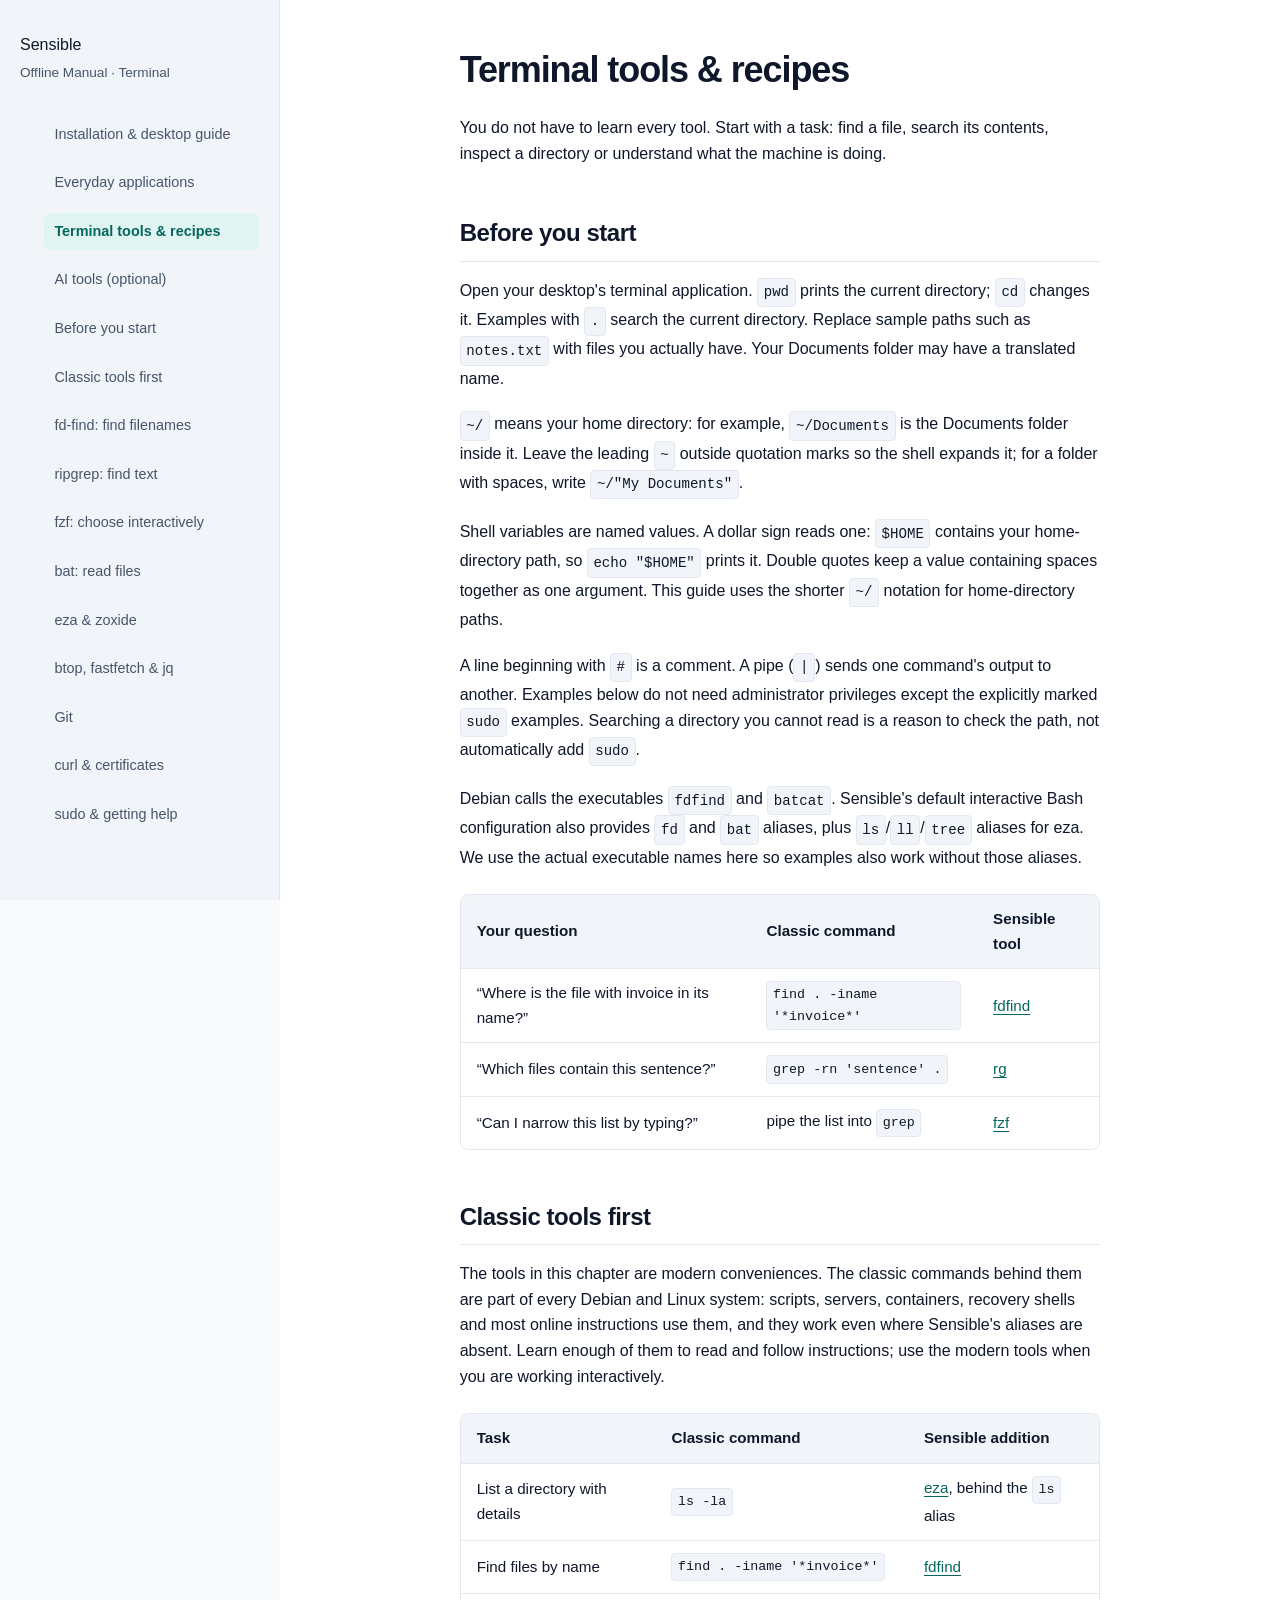
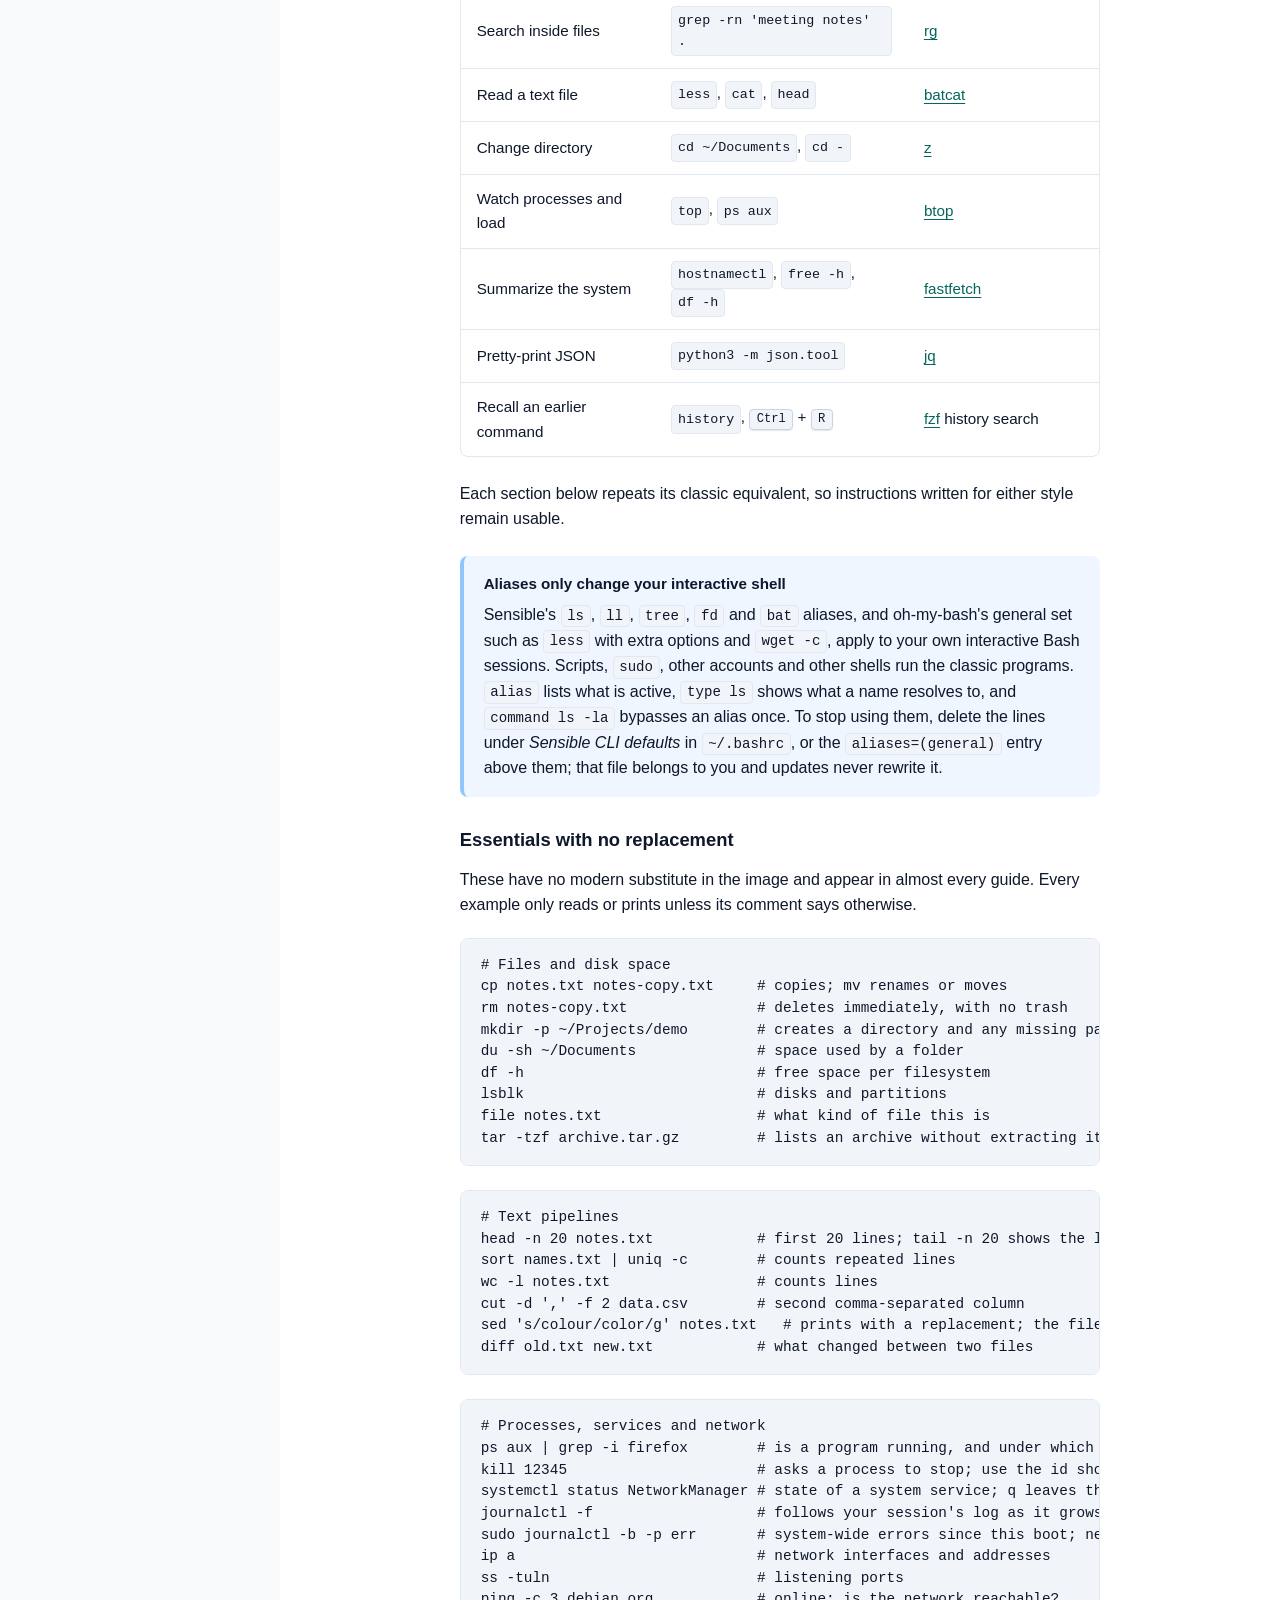
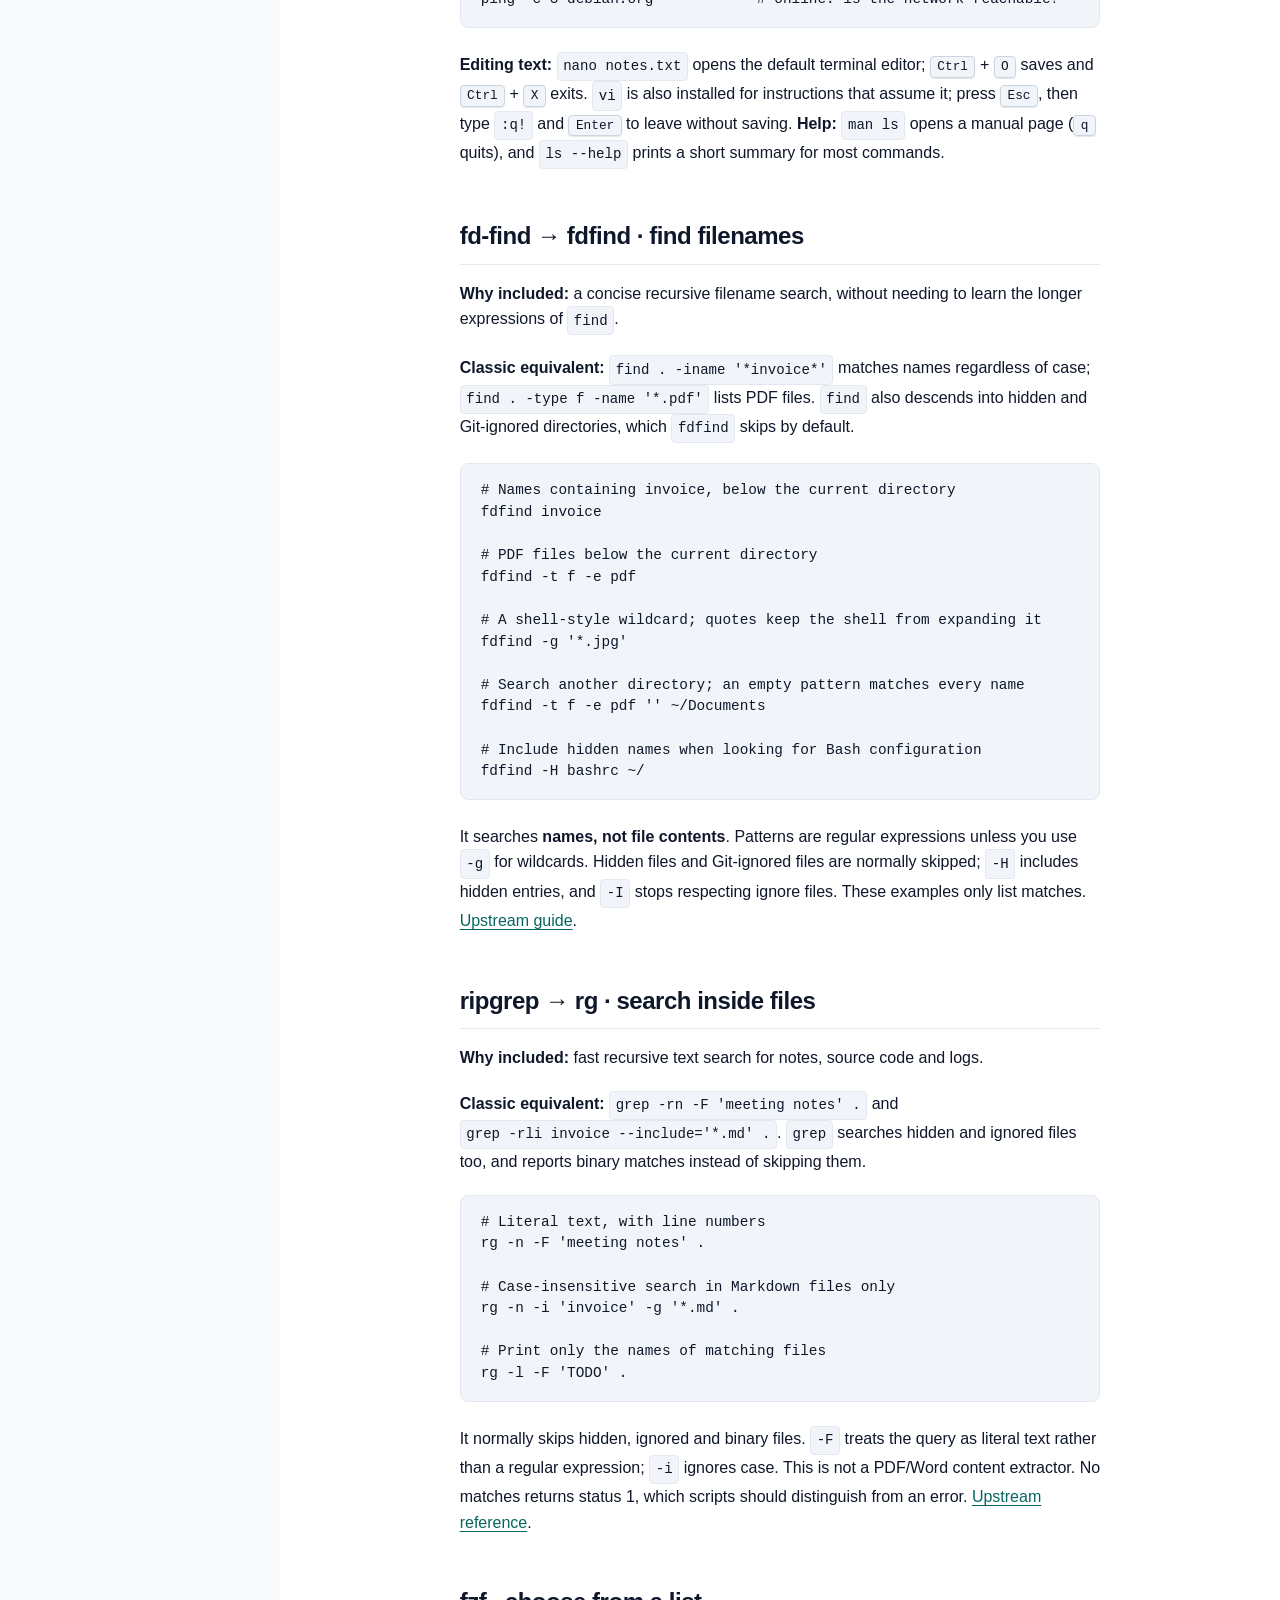
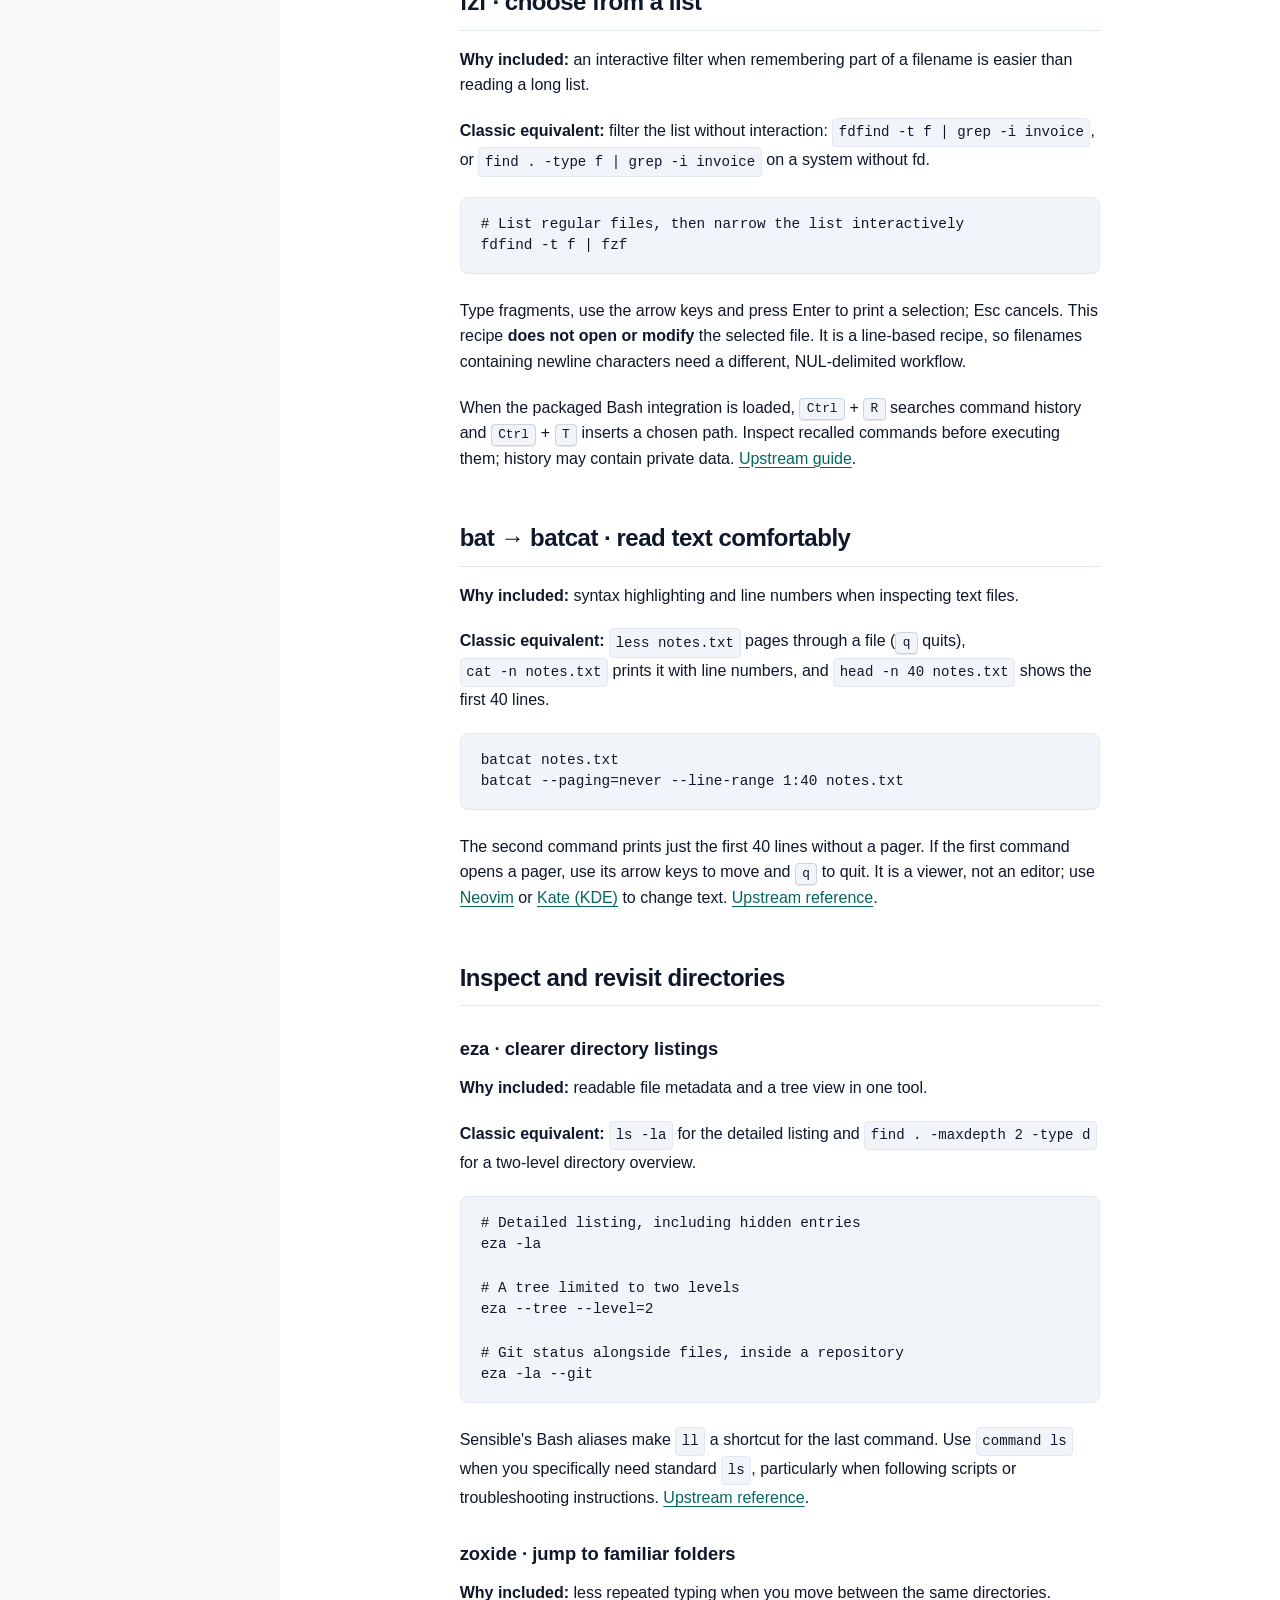
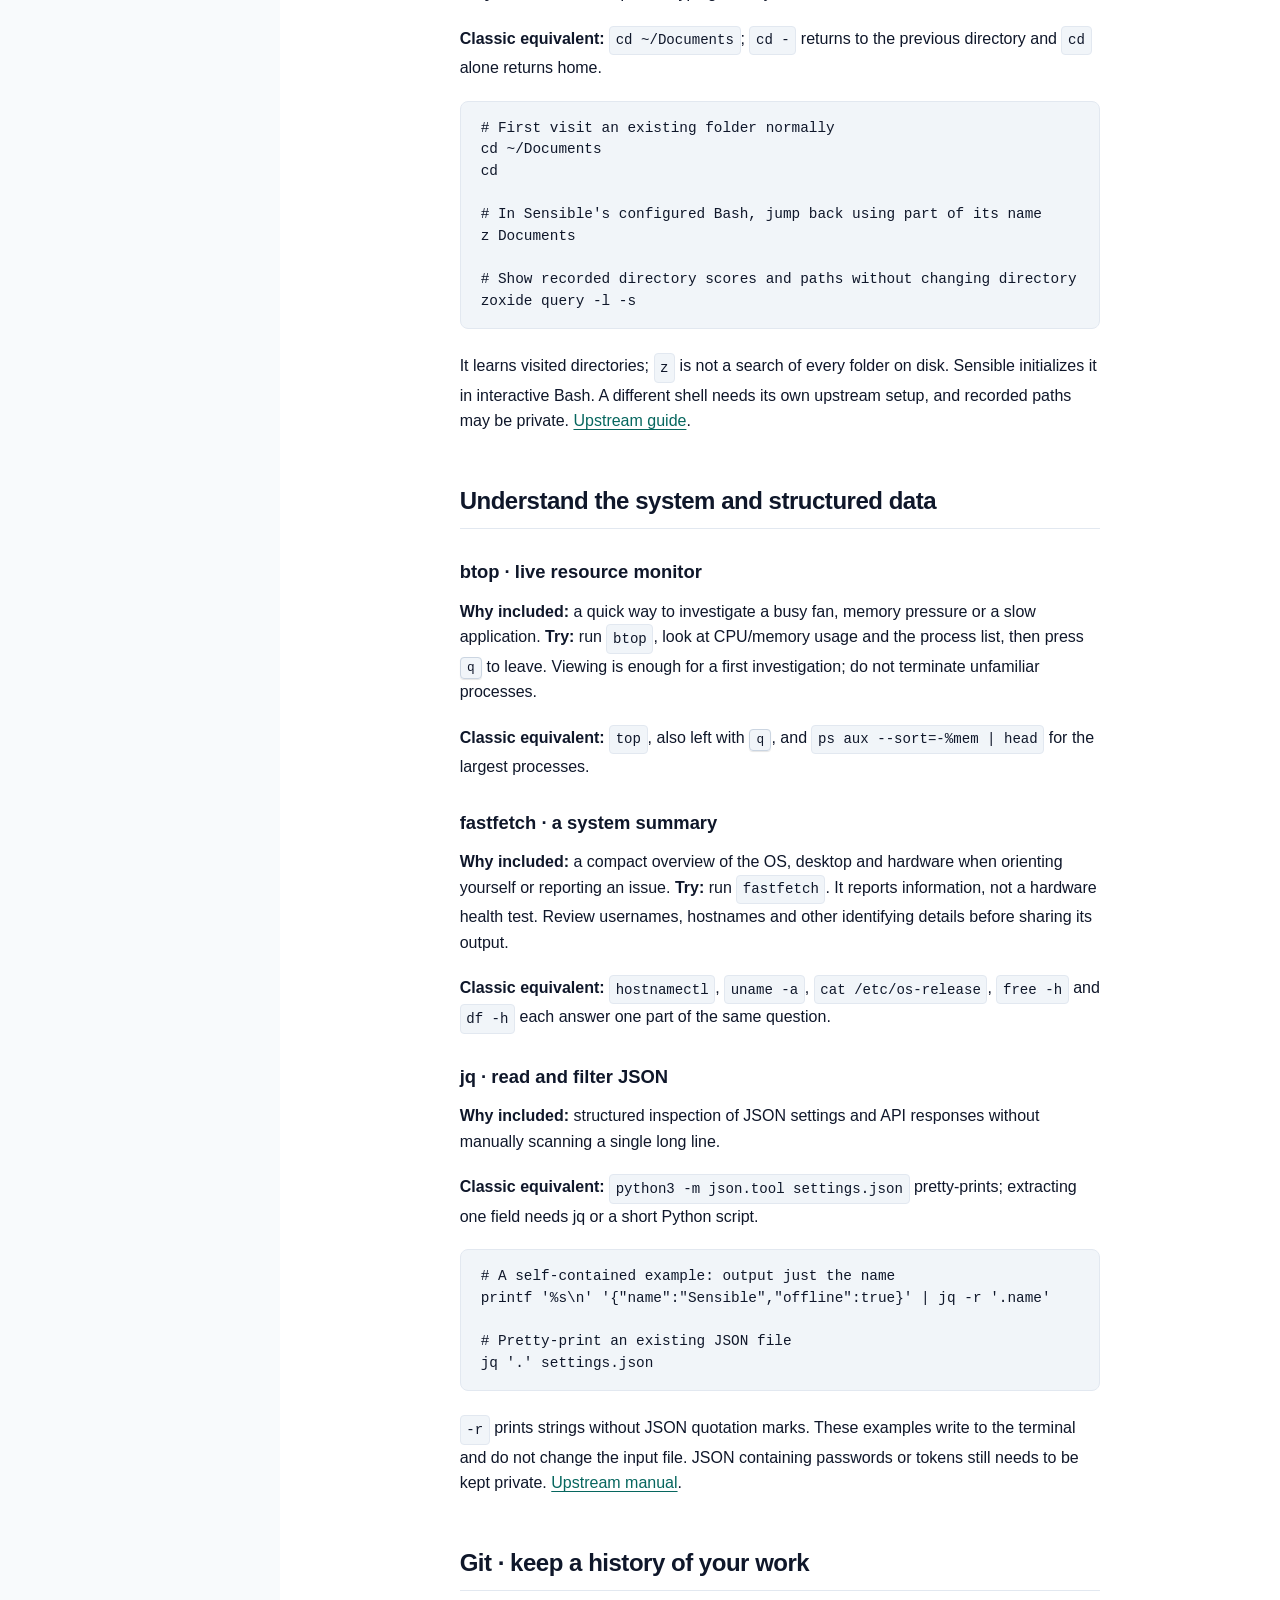
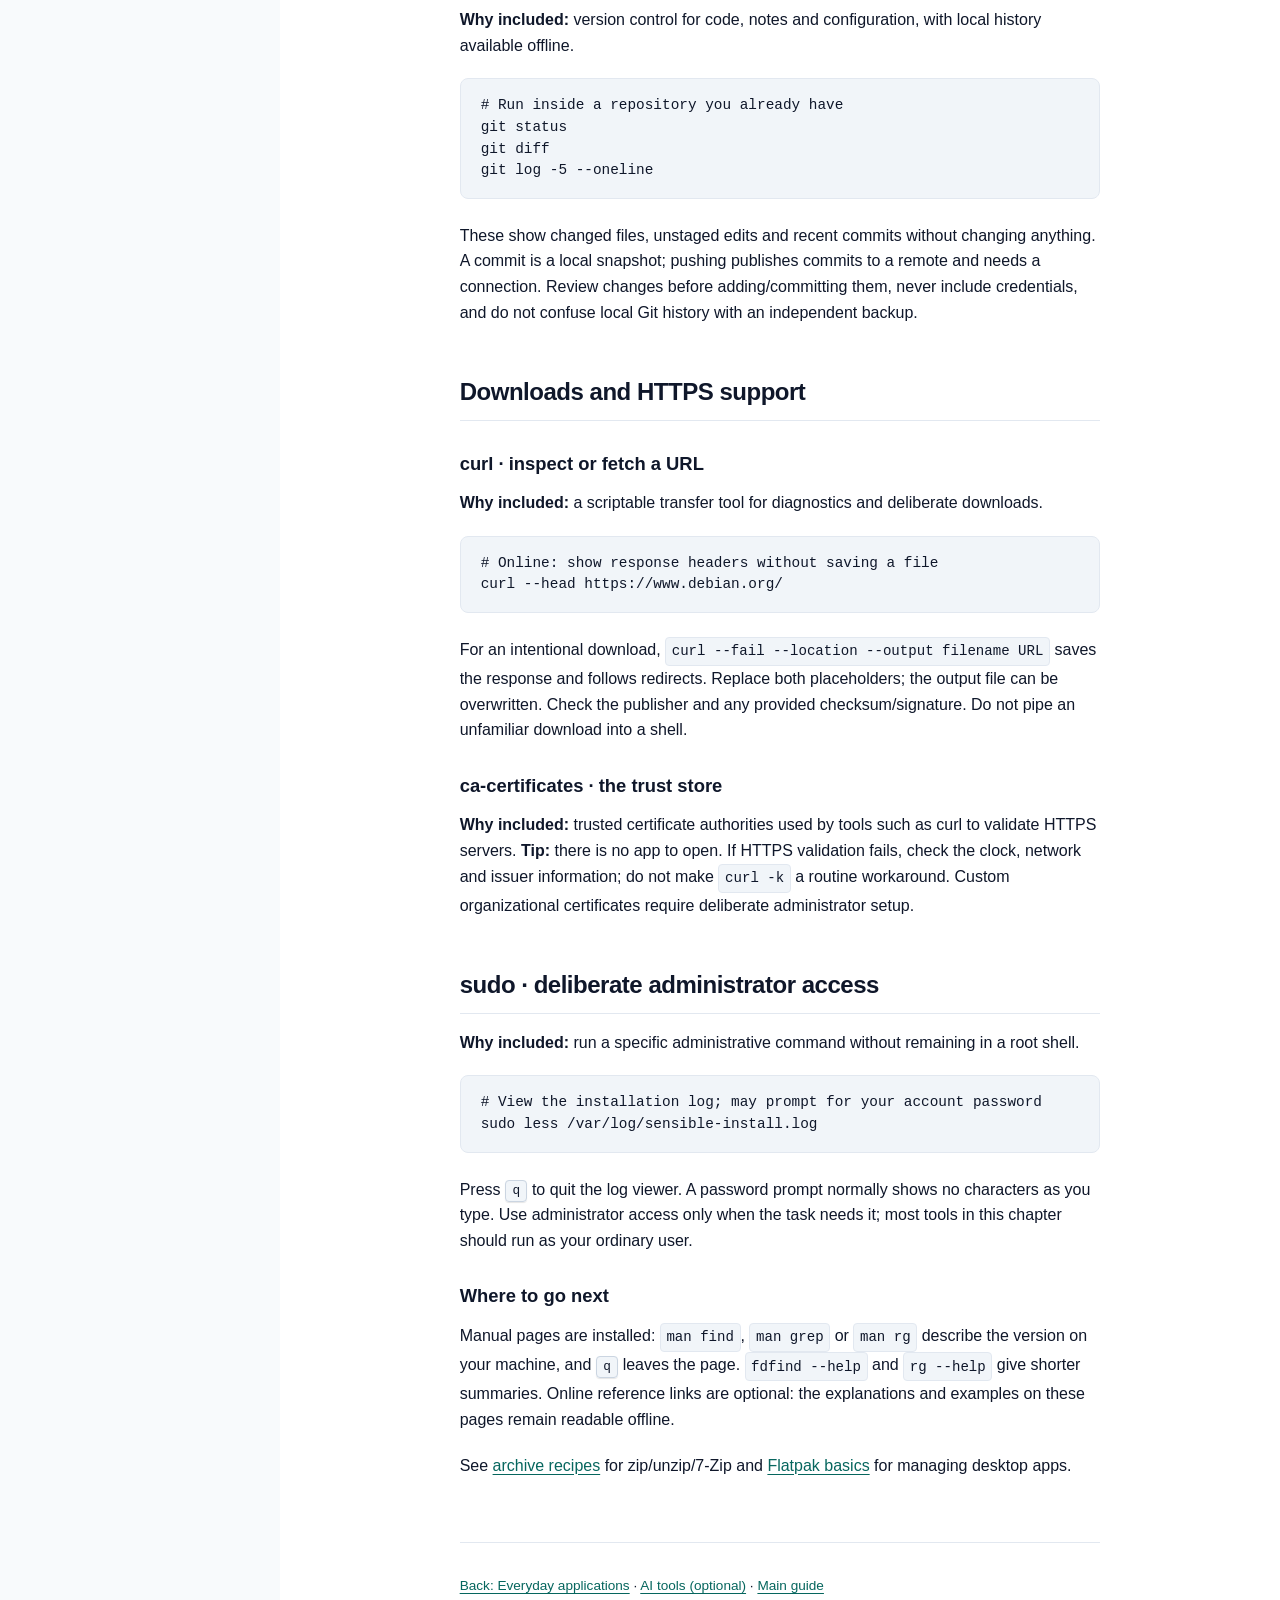
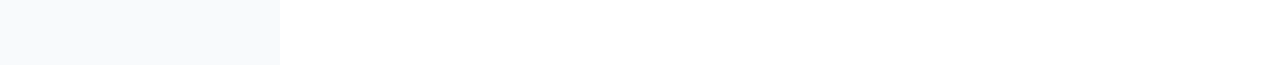
<file: manual/terminal-tools.html>
<!DOCTYPE html>
<html lang="en">
<head>
  <meta charset="UTF-8">
  <meta name="viewport" content="width=device-width, initial-scale=1.0">
  <title>Terminal Tools &amp; Recipes — Sensible Manual</title>
  <link rel="stylesheet" href="manual.css">
</head>
<body>
  <a href="#main" class="skip-link">Skip to main content</a>
  <div class="app-container">
    <aside class="sidebar" aria-label="Documentation Navigation">
      <div class="brand"><div class="brand-title">Sensible</div><div class="brand-subtitle">Offline Manual · Terminal</div></div>
      <nav aria-label="Chapters and contents"><ul class="nav-list">
        <li><a class="nav-link" href="index.html">Installation &amp; desktop guide</a></li>
        <li><a class="nav-link" href="applications.html">Everyday applications</a></li>
        <li><a class="nav-link" href="terminal-tools.html" aria-current="page">Terminal tools &amp; recipes</a></li>
        <li><a class="nav-link" href="ai-tools.html">AI tools (optional)</a></li>
        <li><a class="nav-link" href="#start">Before you start</a></li>
        <li><a class="nav-link" href="#classic">Classic tools first</a></li>
        <li><a class="nav-link" href="#fd-find">fd-find: find filenames</a></li>
        <li><a class="nav-link" href="#ripgrep">ripgrep: find text</a></li>
        <li><a class="nav-link" href="#fzf">fzf: choose interactively</a></li>
        <li><a class="nav-link" href="#bat">bat: read files</a></li>
        <li><a class="nav-link" href="#navigation">eza &amp; zoxide</a></li>
        <li><a class="nav-link" href="#inspection">btop, fastfetch &amp; jq</a></li>
        <li><a class="nav-link" href="#git">Git</a></li>
        <li><a class="nav-link" href="#network">curl &amp; certificates</a></li>
        <li><a class="nav-link" href="#sudo">sudo &amp; getting help</a></li>
      </ul></nav>
    </aside>
    <div class="content-wrapper"><main id="main" class="content-main" tabindex="-1">
      <header><h1>Terminal tools &amp; recipes</h1><p>You do not have to learn every tool. Start with a task: find a file, search its contents, inspect a directory or understand what the machine is doing.</p></header>
      <section id="start"><h2>Before you start</h2>
        <p>Open your desktop's terminal application. <code>pwd</code> prints the current directory; <code>cd</code> changes it. Examples with <code>.</code> search the current directory. Replace sample paths such as <code>notes.txt</code> with files you actually have. Your Documents folder may have a translated name.</p>
        <p><code>~/</code> means your home directory: for example, <code>~/Documents</code> is the Documents folder inside it. Leave the leading <code>~</code> outside quotation marks so the shell expands it; for a folder with spaces, write <code>~/"My Documents"</code>.</p>
        <p>Shell variables are named values. A dollar sign reads one: <code>$HOME</code> contains your home-directory path, so <code>echo "$HOME"</code> prints it. Double quotes keep a value containing spaces together as one argument. This guide uses the shorter <code>~/</code> notation for home-directory paths.</p>
        <p>A line beginning with <code>#</code> is a comment. A pipe (<code>|</code>) sends one command's output to another. Examples below do not need administrator privileges except the explicitly marked <code>sudo</code> examples. Searching a directory you cannot read is a reason to check the path, not automatically add <code>sudo</code>.</p>
        <p>Debian calls the executables <code>fdfind</code> and <code>batcat</code>. Sensible's default interactive Bash configuration also provides <code>fd</code> and <code>bat</code> aliases, plus <code>ls</code>/<code>ll</code>/<code>tree</code> aliases for eza. We use the actual executable names here so examples also work without those aliases.</p>
        <div class="table-container"><table><thead><tr><th scope="col">Your question</th><th scope="col">Classic command</th><th scope="col">Sensible tool</th></tr></thead><tbody>
          <tr><td>“Where is the file with invoice in its name?”</td><td><code>find . -iname '*invoice*'</code></td><td><a href="#fd-find">fdfind</a></td></tr>
          <tr><td>“Which files contain this sentence?”</td><td><code>grep -rn 'sentence' .</code></td><td><a href="#ripgrep">rg</a></td></tr>
          <tr><td>“Can I narrow this list by typing?”</td><td>pipe the list into <code>grep</code></td><td><a href="#fzf">fzf</a></td></tr>
        </tbody></table></div>
      </section>
      <section id="classic"><h2>Classic tools first</h2>
        <p>The tools in this chapter are modern conveniences. The classic commands behind them are part of every Debian and Linux system: scripts, servers, containers, recovery shells and most online instructions use them, and they work even where Sensible's aliases are absent. Learn enough of them to read and follow instructions; use the modern tools when you are working interactively.</p>
        <div class="table-container"><table><thead><tr><th scope="col">Task</th><th scope="col">Classic command</th><th scope="col">Sensible addition</th></tr></thead><tbody>
          <tr><td>List a directory with details</td><td><code>ls -la</code></td><td><a href="#eza">eza</a>, behind the <code>ls</code> alias</td></tr>
          <tr><td>Find files by name</td><td><code>find . -iname '*invoice*'</code></td><td><a href="#fd-find">fdfind</a></td></tr>
          <tr><td>Search inside files</td><td><code>grep -rn 'meeting notes' .</code></td><td><a href="#ripgrep">rg</a></td></tr>
          <tr><td>Read a text file</td><td><code>less</code>, <code>cat</code>, <code>head</code></td><td><a href="#bat">batcat</a></td></tr>
          <tr><td>Change directory</td><td><code>cd ~/Documents</code>, <code>cd -</code></td><td><a href="#zoxide">z</a></td></tr>
          <tr><td>Watch processes and load</td><td><code>top</code>, <code>ps aux</code></td><td><a href="#btop">btop</a></td></tr>
          <tr><td>Summarize the system</td><td><code>hostnamectl</code>, <code>free -h</code>, <code>df -h</code></td><td><a href="#fastfetch">fastfetch</a></td></tr>
          <tr><td>Pretty-print JSON</td><td><code>python3 -m json.tool</code></td><td><a href="#jq">jq</a></td></tr>
          <tr><td>Recall an earlier command</td><td><code>history</code>, <kbd>Ctrl</kbd> + <kbd>R</kbd></td><td><a href="#fzf">fzf</a> history search</td></tr>
        </tbody></table></div>
        <p>Each section below repeats its classic equivalent, so instructions written for either style remain usable.</p>
        <div class="callout info">
          <div class="callout-title">Aliases only change your interactive shell</div>
          Sensible's <code>ls</code>, <code>ll</code>, <code>tree</code>, <code>fd</code> and <code>bat</code> aliases, and oh-my-bash's general set such as <code>less</code> with extra options and <code>wget -c</code>, apply to your own interactive Bash sessions. Scripts, <code>sudo</code>, other accounts and other shells run the classic programs. <code>alias</code> lists what is active, <code>type ls</code> shows what a name resolves to, and <code>command ls -la</code> bypasses an alias once. To stop using them, delete the lines under <em>Sensible CLI defaults</em> in <code>~/.bashrc</code>, or the <code>aliases=(general)</code> entry above them; that file belongs to you and updates never rewrite it.
        </div>
        <h3>Essentials with no replacement</h3>
        <p>These have no modern substitute in the image and appear in almost every guide. Every example only reads or prints unless its comment says otherwise.</p>
        <pre><code># Files and disk space
cp notes.txt notes-copy.txt     # copies; mv renames or moves
rm notes-copy.txt               # deletes immediately, with no trash
mkdir -p ~/Projects/demo        # creates a directory and any missing parents
du -sh ~/Documents              # space used by a folder
df -h                           # free space per filesystem
lsblk                           # disks and partitions
file notes.txt                  # what kind of file this is
tar -tzf archive.tar.gz         # lists an archive without extracting it</code></pre>
        <pre><code># Text pipelines
head -n 20 notes.txt            # first 20 lines; tail -n 20 shows the last 20
sort names.txt | uniq -c        # counts repeated lines
wc -l notes.txt                 # counts lines
cut -d ',' -f 2 data.csv        # second comma-separated column
sed 's/colour/color/g' notes.txt   # prints with a replacement; the file is unchanged
diff old.txt new.txt            # what changed between two files</code></pre>
        <pre><code># Processes, services and network
ps aux | grep -i firefox        # is a program running, and under which process id?
kill 12345                      # asks a process to stop; use the id shown by ps
systemctl status NetworkManager # state of a system service; q leaves the pager
journalctl -f                   # follows your session's log as it grows; Ctrl+C stops
sudo journalctl -b -p err       # system-wide errors since this boot; needs sudo
ip a                            # network interfaces and addresses
ss -tuln                        # listening ports
ping -c 3 debian.org            # online: is the network reachable?</code></pre>
        <p><strong>Editing text:</strong> <code>nano notes.txt</code> opens the default terminal editor; <kbd>Ctrl</kbd> + <kbd>O</kbd> saves and <kbd>Ctrl</kbd> + <kbd>X</kbd> exits. <code>vi</code> is also installed for instructions that assume it; press <kbd>Esc</kbd>, then type <code>:q!</code> and <kbd>Enter</kbd> to leave without saving. <strong>Help:</strong> <code>man ls</code> opens a manual page (<kbd>q</kbd> quits), and <code>ls --help</code> prints a short summary for most commands.</p>
      </section>
      <section id="fd-find" data-packages="fd-find"><h2>fd-find → fdfind · find filenames</h2>
        <p><strong>Why included:</strong> a concise recursive filename search, without needing to learn the longer expressions of <code>find</code>.</p>
        <p><strong>Classic equivalent:</strong> <code>find . -iname '*invoice*'</code> matches names regardless of case; <code>find . -type f -name '*.pdf'</code> lists PDF files. <code>find</code> also descends into hidden and Git-ignored directories, which <code>fdfind</code> skips by default.</p>
        <pre><code># Names containing invoice, below the current directory
fdfind invoice

# PDF files below the current directory
fdfind -t f -e pdf

# A shell-style wildcard; quotes keep the shell from expanding it
fdfind -g '*.jpg'

# Search another directory; an empty pattern matches every name
fdfind -t f -e pdf '' ~/Documents

# Include hidden names when looking for Bash configuration
fdfind -H bashrc ~/</code></pre>
        <p>It searches <strong>names, not file contents</strong>. Patterns are regular expressions unless you use <code>-g</code> for wildcards. Hidden files and Git-ignored files are normally skipped; <code>-H</code> includes hidden entries, and <code>-I</code> stops respecting ignore files. These examples only list matches. <a href="https://github.com/sharkdp/fd#how-to-use">Upstream guide</a>.</p>
      </section>
      <section id="ripgrep" data-packages="ripgrep"><h2>ripgrep → rg · search inside files</h2>
        <p><strong>Why included:</strong> fast recursive text search for notes, source code and logs.</p>
        <p><strong>Classic equivalent:</strong> <code>grep -rn -F 'meeting notes' .</code> and <code>grep -rli invoice --include='*.md' .</code>. <code>grep</code> searches hidden and ignored files too, and reports binary matches instead of skipping them.</p>
        <pre><code># Literal text, with line numbers
rg -n -F 'meeting notes' .

# Case-insensitive search in Markdown files only
rg -n -i 'invoice' -g '*.md' .

# Print only the names of matching files
rg -l -F 'TODO' .</code></pre>
        <p>It normally skips hidden, ignored and binary files. <code>-F</code> treats the query as literal text rather than a regular expression; <code>-i</code> ignores case. This is not a PDF/Word content extractor. No matches returns status 1, which scripts should distinguish from an error. <a href="https://github.com/BurntSushi/ripgrep">Upstream reference</a>.</p>
      </section>
      <section id="fzf" data-packages="fzf"><h2>fzf · choose from a list</h2>
        <p><strong>Why included:</strong> an interactive filter when remembering part of a filename is easier than reading a long list.</p>
        <p><strong>Classic equivalent:</strong> filter the list without interaction: <code>fdfind -t f | grep -i invoice</code>, or <code>find . -type f | grep -i invoice</code> on a system without fd.</p>
        <pre><code># List regular files, then narrow the list interactively
fdfind -t f | fzf</code></pre>
        <p>Type fragments, use the arrow keys and press Enter to print a selection; Esc cancels. This recipe <strong>does not open or modify</strong> the selected file. It is a line-based recipe, so filenames containing newline characters need a different, NUL-delimited workflow.</p>
        <p>When the packaged Bash integration is loaded, <kbd>Ctrl</kbd> + <kbd>R</kbd> searches command history and <kbd>Ctrl</kbd> + <kbd>T</kbd> inserts a chosen path. Inspect recalled commands before executing them; history may contain private data. <a href="https://github.com/junegunn/fzf#usage">Upstream guide</a>.</p>
      </section>
      <section id="bat" data-packages="bat"><h2>bat → batcat · read text comfortably</h2>
        <p><strong>Why included:</strong> syntax highlighting and line numbers when inspecting text files.</p>
        <p><strong>Classic equivalent:</strong> <code>less notes.txt</code> pages through a file (<kbd>q</kbd> quits), <code>cat -n notes.txt</code> prints it with line numbers, and <code>head -n 40 notes.txt</code> shows the first 40 lines.</p>
        <pre><code>batcat notes.txt
batcat --paging=never --line-range 1:40 notes.txt</code></pre>
        <p>The second command prints just the first 40 lines without a pager. If the first command opens a pager, use its arrow keys to move and <kbd>q</kbd> to quit. It is a viewer, not an editor; use <a href="applications.html#neovim">Neovim</a> or <a href="applications.html#kate">Kate (KDE)</a> to change text. <a href="https://github.com/sharkdp/bat">Upstream reference</a>.</p>
      </section>
      <section id="navigation"><h2>Inspect and revisit directories</h2>
        <article id="eza" data-packages="eza"><h3>eza · clearer directory listings</h3>
          <p><strong>Why included:</strong> readable file metadata and a tree view in one tool.</p>
          <p><strong>Classic equivalent:</strong> <code>ls -la</code> for the detailed listing and <code>find . -maxdepth 2 -type d</code> for a two-level directory overview.</p>
          <pre><code># Detailed listing, including hidden entries
eza -la

# A tree limited to two levels
eza --tree --level=2

# Git status alongside files, inside a repository
eza -la --git</code></pre>
          <p>Sensible's Bash aliases make <code>ll</code> a shortcut for the last command. Use <code>command ls</code> when you specifically need standard <code>ls</code>, particularly when following scripts or troubleshooting instructions. <a href="https://eza.rocks/">Upstream reference</a>.</p>
        </article>
        <article id="zoxide" data-packages="zoxide"><h3>zoxide · jump to familiar folders</h3>
          <p><strong>Why included:</strong> less repeated typing when you move between the same directories.</p>
          <p><strong>Classic equivalent:</strong> <code>cd ~/Documents</code>; <code>cd -</code> returns to the previous directory and <code>cd</code> alone returns home.</p>
          <pre><code># First visit an existing folder normally
cd ~/Documents
cd

# In Sensible's configured Bash, jump back using part of its name
z Documents

# Show recorded directory scores and paths without changing directory
zoxide query -l -s</code></pre>
          <p>It learns visited directories; <code>z</code> is not a search of every folder on disk. Sensible initializes it in interactive Bash. A different shell needs its own upstream setup, and recorded paths may be private. <a href="https://github.com/ajeetdsouza/zoxide#usage">Upstream guide</a>.</p>
        </article>
      </section>
      <section id="inspection"><h2>Understand the system and structured data</h2>
        <article id="btop" data-packages="btop"><h3>btop · live resource monitor</h3><p><strong>Why included:</strong> a quick way to investigate a busy fan, memory pressure or a slow application. <strong>Try:</strong> run <code>btop</code>, look at CPU/memory usage and the process list, then press <kbd>q</kbd> to leave. Viewing is enough for a first investigation; do not terminate unfamiliar processes.</p><p><strong>Classic equivalent:</strong> <code>top</code>, also left with <kbd>q</kbd>, and <code>ps aux --sort=-%mem | head</code> for the largest processes.</p></article>
        <article id="fastfetch" data-packages="fastfetch"><h3>fastfetch · a system summary</h3><p><strong>Why included:</strong> a compact overview of the OS, desktop and hardware when orienting yourself or reporting an issue. <strong>Try:</strong> run <code>fastfetch</code>. It reports information, not a hardware health test. Review usernames, hostnames and other identifying details before sharing its output.</p><p><strong>Classic equivalent:</strong> <code>hostnamectl</code>, <code>uname -a</code>, <code>cat /etc/os-release</code>, <code>free -h</code> and <code>df -h</code> each answer one part of the same question.</p></article>
        <article id="jq" data-packages="jq"><h3>jq · read and filter JSON</h3>
          <p><strong>Why included:</strong> structured inspection of JSON settings and API responses without manually scanning a single long line.</p>
          <p><strong>Classic equivalent:</strong> <code>python3 -m json.tool settings.json</code> pretty-prints; extracting one field needs jq or a short Python script.</p>
          <pre><code># A self-contained example: output just the name
printf '%s\n' '{"name":"Sensible","offline":true}' | jq -r '.name'

# Pretty-print an existing JSON file
jq '.' settings.json</code></pre>
          <p><code>-r</code> prints strings without JSON quotation marks. These examples write to the terminal and do not change the input file. JSON containing passwords or tokens still needs to be kept private. <a href="https://jqlang.org/manual/">Upstream manual</a>.</p>
        </article>
      </section>
      <section id="git" data-packages="git"><h2>Git · keep a history of your work</h2>
        <p><strong>Why included:</strong> version control for code, notes and configuration, with local history available offline.</p>
        <pre><code># Run inside a repository you already have
git status
git diff
git log -5 --oneline</code></pre>
        <p>These show changed files, unstaged edits and recent commits without changing anything. A commit is a local snapshot; pushing publishes commits to a remote and needs a connection. Review changes before adding/committing them, never include credentials, and do not confuse local Git history with an independent backup.</p>
      </section>
      <section id="network"><h2>Downloads and HTTPS support</h2>
        <article id="curl" data-packages="curl"><h3>curl · inspect or fetch a URL</h3>
          <p><strong>Why included:</strong> a scriptable transfer tool for diagnostics and deliberate downloads.</p>
          <pre><code># Online: show response headers without saving a file
curl --head https://www.debian.org/</code></pre>
          <p>For an intentional download, <code>curl --fail --location --output filename URL</code> saves the response and follows redirects. Replace both placeholders; the output file can be overwritten. Check the publisher and any provided checksum/signature. Do not pipe an unfamiliar download into a shell.</p>
        </article>
        <article id="ca-certificates" data-packages="ca-certificates"><h3>ca-certificates · the trust store</h3><p><strong>Why included:</strong> trusted certificate authorities used by tools such as curl to validate HTTPS servers. <strong>Tip:</strong> there is no app to open. If HTTPS validation fails, check the clock, network and issuer information; do not make <code>curl -k</code> a routine workaround. Custom organizational certificates require deliberate administrator setup.</p></article>
      </section>
      <section id="sudo" data-packages="sudo"><h2>sudo · deliberate administrator access</h2>
        <p><strong>Why included:</strong> run a specific administrative command without remaining in a root shell.</p>
        <pre><code># View the installation log; may prompt for your account password
sudo less /var/log/sensible-install.log</code></pre>
        <p>Press <kbd>q</kbd> to quit the log viewer. A password prompt normally shows no characters as you type. Use administrator access only when the task needs it; most tools in this chapter should run as your ordinary user.</p>
        <h3>Where to go next</h3>
        <p>Manual pages are installed: <code>man find</code>, <code>man grep</code> or <code>man rg</code> describe the version on your machine, and <kbd>q</kbd> leaves the page. <code>fdfind --help</code> and <code>rg --help</code> give shorter summaries. Online reference links are optional: the explanations and examples on these pages remain readable offline.</p>
        <p>See <a href="applications.html#archives">archive recipes</a> for zip/unzip/7-Zip and <a href="applications.html#flatpak">Flatpak basics</a> for managing desktop apps.</p>
      </section>
      <footer><p><a href="applications.html">Back: Everyday applications</a> · <a href="ai-tools.html">AI tools (optional)</a> · <a href="index.html">Main guide</a></p></footer>
    </main></div>
  </div>
</body>
</html>
</file>
<file: manual/manual.css>
/* Sensible Offline User Manual Stylesheet */
:root {
  --bg-color: #f8fafc;
  --bg-surface: #ffffff;
  --bg-sidebar: #f1f5f9;
  --bg-card: #ffffff;
  --bg-code: #f1f5f9;
  --border-color: #e2e8f0;
  --border-subtle: #cbd5e1;
  --text-main: #0f172a;
  --text-muted: #475569;
  --text-faint: #64748b;
  --brand-accent: #087f75;
  --brand-on-accent: #ffffff;
  --brand-accent-dark: #06665e;
  --brand-accent-bg: #e0f5f1;
  --brand-accent-border: #91d9ca;
  --callout-info-bg: #eff6ff;
  --callout-info-border: #93c5fd;
  --callout-warn-bg: #fffbeb;
  --callout-warn-border: #fde68a;
  --code-text: #0f172a;
  --focus-ring: #087f75;
  --max-reading-width: 72ch;
  --sidebar-width: 280px;
}

@media (prefers-color-scheme: dark) {
  :root {
    --bg-color: #0b0f19;
    --bg-surface: #111827;
    --bg-sidebar: #0f172a;
    --bg-card: #1e293b;
    --bg-code: #0f172a;
    --border-color: #1e293b;
    --border-subtle: #334155;
    --text-main: #f8fafc;
    --text-muted: #cbd5e1;
    --text-faint: #94a3b8;
    --brand-accent: #5eead4;
    --brand-on-accent: #0f172a;
    --brand-accent-dark: #99f6e4;
    --brand-accent-bg: #123a38;
    --brand-accent-border: #216a60;
    --callout-info-bg: #1e3a8a33;
    --callout-info-border: #1d4ed8;
    --callout-warn-bg: #78350f33;
    --callout-warn-border: #b45309;
    --code-text: #f1f5f9;
    --focus-ring: #5eead4;
  }
}

*, *::before, *::after {
  box-sizing: border-box;
  margin: 0;
  padding: 0;
}

html {
  font-family: -apple-system, BlinkMacSystemFont, "Segoe UI", Roboto, "Helvetica Neue", Arial, sans-serif;
  font-size: 16px;
  line-height: 1.6;
  color: var(--text-main);
  background-color: var(--bg-color);
  scroll-behavior: smooth;
}

@media (prefers-reduced-motion: reduce) {
  html {
    scroll-behavior: auto;
  }
}

body {
  min-height: 100vh;
  display: flex;
  flex-direction: column;
}

/* Accessibility: Skip Link */
.skip-link {
  position: absolute;
  top: -100px;
  left: 1rem;
  background: var(--brand-accent);
  color: var(--brand-on-accent);
  font-weight: 700;
  padding: 0.75rem 1.25rem;
  z-index: 1000;
  border-radius: 0 0 6px 6px;
  text-decoration: none;
  transition: top 0.15s ease;
}

.skip-link:focus {
  top: 0;
  outline: 3px solid var(--focus-ring);
  outline-offset: 2px;
}

/* Focus styling */
a:focus-visible,
button:focus-visible,
summary:focus-visible {
  outline: 2px solid var(--focus-ring);
  outline-offset: 2px;
  border-radius: 2px;
}

/* Layout */
.app-container {
  display: flex;
  flex: 1;
  width: 100%;
  max-width: 1440px;
  margin: 0 auto;
}

/* Sidebar Navigation */
.sidebar {
  width: var(--sidebar-width);
  background-color: var(--bg-sidebar);
  border-right: 1px solid var(--border-color);
  padding: 2rem 1.25rem;
  position: sticky;
  top: 0;
  height: 100vh;
  overflow-y: auto;
  flex-shrink: 0;
}

.brand {
  margin-bottom: 2rem;
  display: flex;
  flex-direction: column;
  gap: 0.25rem;
}

.brand-logo {
  display: block;
  width: 220px;
  max-width: 100%;
  margin-bottom: 0.5rem;
}

.brand-logo picture,
.brand-logo img {
  display: block;
  width: 100%;
  height: auto;
}

.brand-badge {
  align-self: flex-start;
  display: inline-block;
  font-size: 0.7rem;
  font-weight: 700;
  text-transform: uppercase;
  letter-spacing: 0.05em;
  padding: 0.15rem 0.45rem;
  background-color: var(--brand-accent-bg);
  color: var(--brand-accent-dark);
  border: 1px solid var(--brand-accent-border);
  border-radius: 9999px;
}

.brand-subtitle {
  font-size: 0.85rem;
  color: var(--text-muted);
}

.nav-list {
  list-style: none;
  display: flex;
  flex-direction: column;
  gap: 0.35rem;
}

.nav-link {
  display: block;
  padding: 0.45rem 0.65rem;
  color: var(--text-muted);
  text-decoration: none;
  font-size: 0.9rem;
  font-weight: 500;
  border-radius: 6px;
  transition: color 0.15s ease, background-color 0.15s ease;
}

.nav-link:hover {
  color: var(--text-main);
  background-color: var(--bg-surface);
}

.nav-link[aria-current="page"] {
  background-color: var(--brand-accent-bg);
  color: var(--brand-accent-dark);
  font-weight: 700;
}

/* Long command names and paths must not widen a narrow reading viewport. */
p, li, td {
  overflow-wrap: anywhere;
}

p code, li code, td code {
  display: inline-block;
  max-width: 100%;
}

section, article {
  scroll-margin-top: 1.5rem;
}

/* Content Area */
.content-wrapper {
  flex: 1;
  min-width: 0;
  padding: 3rem 4rem;
  background-color: var(--bg-surface);
}

.content-main {
  max-width: var(--max-reading-width);
  margin: 0 auto;
}

/* Typography & Content Elements */
h1 {
  font-size: 2.25rem;
  font-weight: 800;
  letter-spacing: -0.03em;
  line-height: 1.2;
  margin-bottom: 1.5rem;
  color: var(--text-main);
}

h2 {
  font-size: 1.5rem;
  font-weight: 700;
  letter-spacing: -0.02em;
  margin-top: 3rem;
  margin-bottom: 1rem;
  padding-bottom: 0.5rem;
  border-bottom: 1px solid var(--border-color);
  color: var(--text-main);
}

h3 {
  font-size: 1.15rem;
  font-weight: 600;
  margin-top: 1.75rem;
  margin-bottom: 0.75rem;
  color: var(--text-main);
}

p {
  margin-bottom: 1.25rem;
  color: var(--text-main);
}

ul, ol {
  margin-bottom: 1.25rem;
  padding-left: 1.5rem;
  color: var(--text-main);
}

li {
  margin-bottom: 0.35rem;
}

a {
  color: var(--brand-accent-dark);
  text-underline-offset: 3px;
}

@media (prefers-color-scheme: dark) {
  a {
    color: var(--brand-accent);
  }
}

a:hover {
  text-decoration: underline;
}

strong {
  font-weight: 600;
}

code {
  font-family: ui-monospace, SFMono-Regular, "SF Mono", Menlo, Consolas, "Liberation Mono", monospace;
  font-size: 0.88em;
  background-color: var(--bg-code);
  color: var(--code-text);
  padding: 0.15rem 0.35rem;
  border-radius: 4px;
  border: 1px solid var(--border-color);
}

pre {
  font-family: ui-monospace, SFMono-Regular, "SF Mono", Menlo, Consolas, "Liberation Mono", monospace;
  font-size: 0.9rem;
  background-color: var(--bg-code);
  color: var(--code-text);
  padding: 1rem 1.25rem;
  border-radius: 8px;
  border: 1px solid var(--border-color);
  overflow-x: auto;
  margin: 1rem 0 1.5rem;
  line-height: 1.5;
}

pre code {
  background-color: transparent;
  padding: 0;
  border: none;
  font-size: inherit;
}

/* Callouts / Notes */
.callout {
  padding: 1rem 1.25rem;
  border-radius: 8px;
  margin: 1.5rem 0;
  border-left: 4px solid var(--border-subtle);
  background-color: var(--bg-sidebar);
}

.callout-title {
  font-weight: 700;
  font-size: 0.95rem;
  margin-bottom: 0.35rem;
  display: flex;
  align-items: center;
  gap: 0.5rem;
}

.callout.info {
  background-color: var(--callout-info-bg);
  border-left-color: var(--callout-info-border);
}

.callout.warn {
  background-color: var(--callout-warn-bg);
  border-left-color: var(--callout-warn-border);
}

/* Tables */
.table-container {
  width: 100%;
  overflow-x: auto;
  margin: 1.5rem 0;
  border: 1px solid var(--border-color);
  border-radius: 8px;
}

table {
  width: 100%;
  border-collapse: collapse;
  text-align: left;
  font-size: 0.95rem;
}

th, td {
  padding: 0.75rem 1rem;
  border-bottom: 1px solid var(--border-color);
}

th {
  background-color: var(--bg-sidebar);
  font-weight: 600;
  color: var(--text-main);
}

tr:last-child td {
  border-bottom: none;
}

/* Kbd tag */
kbd {
  font-family: ui-monospace, SFMono-Regular, "SF Mono", Menlo, Consolas, monospace;
  font-size: 0.8em;
  padding: 0.15rem 0.4rem;
  background-color: var(--bg-code);
  border: 1px solid var(--border-subtle);
  border-radius: 4px;
  box-shadow: 0 1px 1px rgba(0,0,0,0.1);
  color: var(--text-main);
  white-space: nowrap;
}

/* Footer */
footer {
  margin-top: 4rem;
  padding-top: 2rem;
  border-top: 1px solid var(--border-color);
  color: var(--text-faint);
  font-size: 0.85rem;
}

/* Responsive adjustments */
@media (max-width: 960px) {
  .app-container {
    flex-direction: column;
  }

  .sidebar {
    width: 100%;
    height: auto;
    position: static;
    border-right: none;
    border-bottom: 1px solid var(--border-color);
    padding: 1.5rem 1.25rem;
  }

  .content-wrapper {
    padding: 2rem 1.5rem;
  }
}

@media (max-width: 480px) {
  .content-wrapper {
    padding: 1.5rem 1rem;
  }

  h1 {
    font-size: 1.75rem;
  }

  h2 {
    font-size: 1.3rem;
  }
}
</file>
